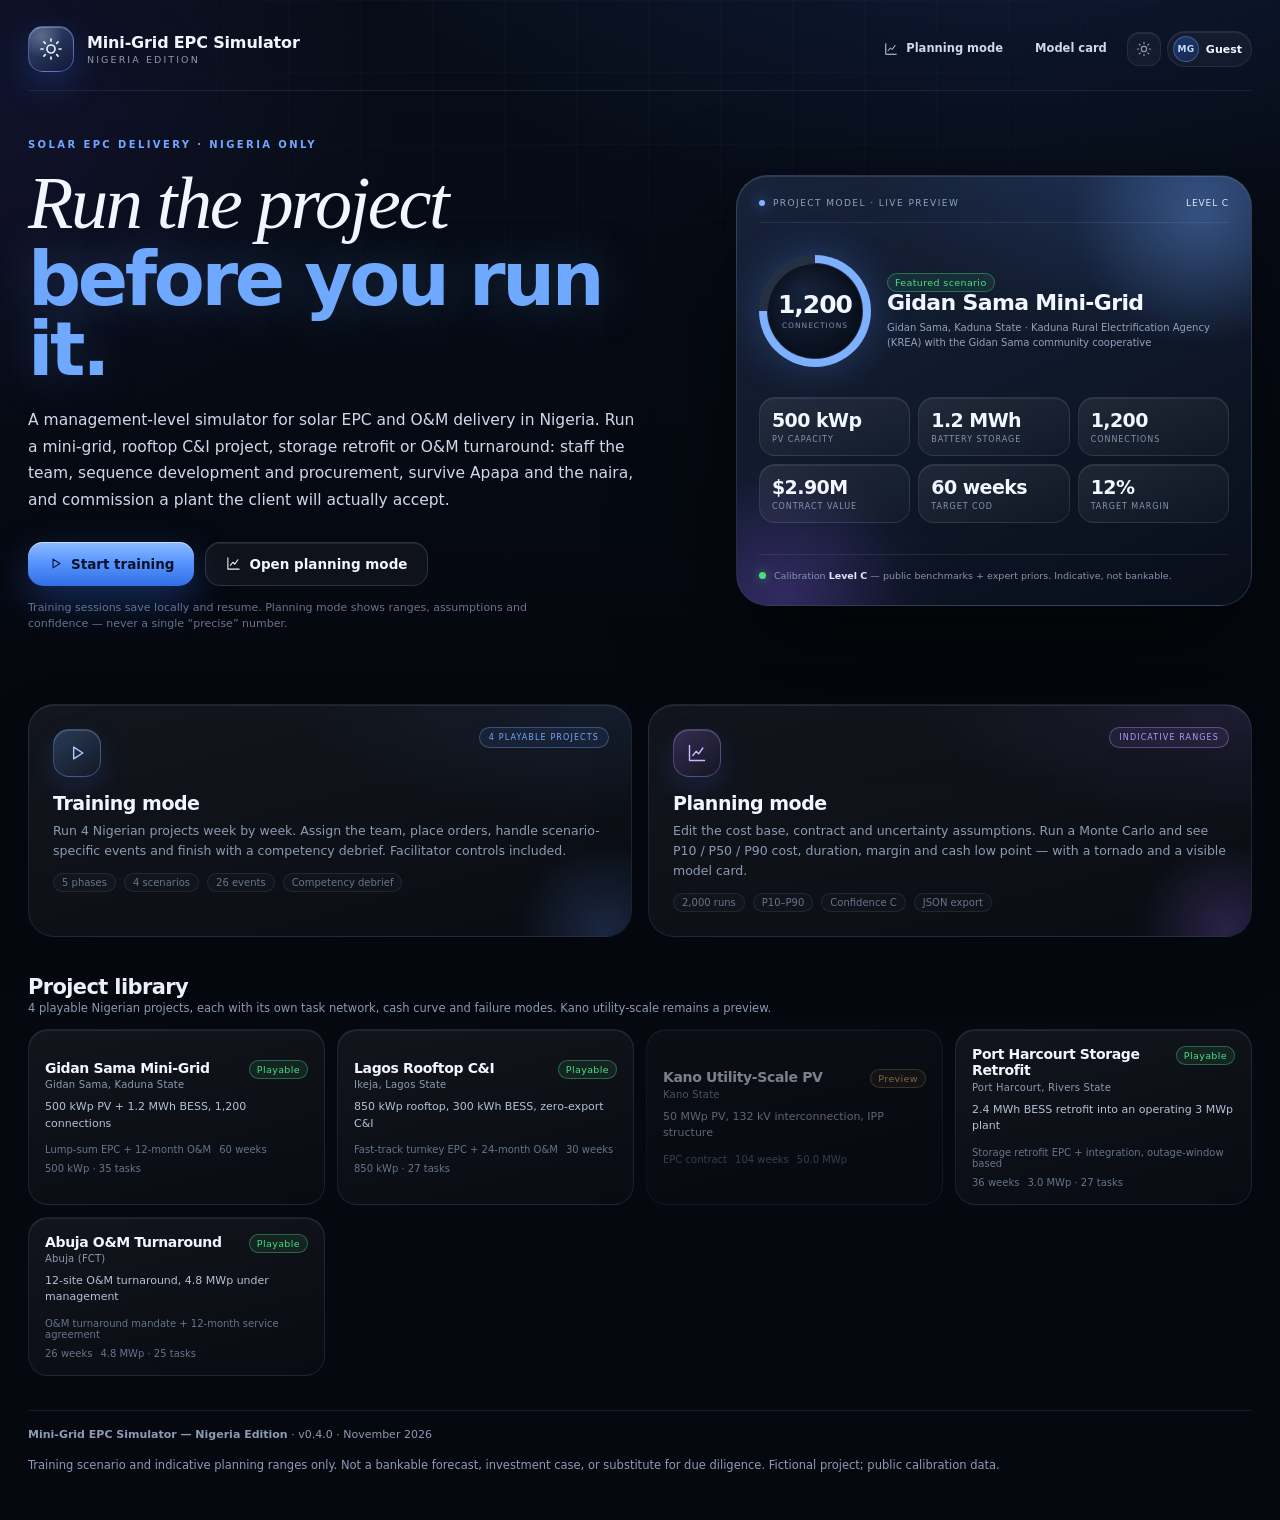
<file: index.html>
<!doctype html>
<html lang="en">
<head>
<meta charset="utf-8">
<meta name="viewport" content="width=device-width, initial-scale=1">
<title>Mini-Grid EPC Simulator — Nigeria Edition</title>
<meta name="description" content="Solar mini-grid EPC delivery simulator for Nigeria. Training, operations and planning modes.">
<meta name="theme-color" content="#05080f">
<script>
  /* Apply the stored theme before first paint so light mode does not flash dark. */
  (function () {
    try {
      var p = JSON.parse(localStorage.getItem("mg_epc_prefs_v1") || "{}");
      var choice = p.theme || "dark";
      var theme = choice === "system"
        ? (window.matchMedia && window.matchMedia("(prefers-color-scheme: light)").matches ? "light" : "dark")
        : choice;
      document.documentElement.setAttribute("data-theme", theme === "light" ? "light" : "dark");
      document.documentElement.setAttribute("data-theme-choice", choice);
    } catch (err) {
      document.documentElement.setAttribute("data-theme", "dark");
    }
  })();
</script>
<link rel="stylesheet" href="css/theme.css">
<link rel="stylesheet" href="css/app.css">
<link rel="stylesheet" href="css/game.css">
<link rel="stylesheet" href="css/planning.css">
<link rel="stylesheet" href="css/report.css">
<link rel="stylesheet" href="css/spatial.css">
</head>
<body>
<div id="app">
  <section id="screen-landing" class="screen"></section>
  <section id="screen-setup" class="screen hidden"></section>
  <section id="screen-game" class="screen hidden"></section>
  <section id="screen-planning" class="screen hidden"></section>
  <section id="screen-settings" class="screen hidden"></section>
</div>
<div id="modal-root"></div>
<div id="toast" class="toast hidden"></div>
<noscript><div style="padding:24px;font-family:system-ui">This simulator needs JavaScript enabled. It runs entirely in your browser and works offline.</div></noscript>

<script src="js/content.js"></script>
<script src="js/content-tasks.js"></script>
<script src="js/content-tasks-construction.js"></script>
<script src="js/content-events.js"></script>
<script src="js/content-events-scenarios.js"></script>
<script src="js/content-competencies.js"></script>
<script src="js/content-scenarios.js"></script>
<script src="js/content-data.js"></script>
<script src="js/content-nigeria.js"></script>
<script src="js/prefs.js"></script>
<script src="js/engine.js"></script>
<script src="js/engine-report.js"></script>
<script src="js/planning.js"></script>
<script src="js/export.js"></script>
<script src="js/ui.js"></script>
<script src="js/ui-game.js"></script>
<script src="js/ui-planning.js"></script>
<script src="js/ui-settings.js"></script>
<script src="js/main.js"></script>
</body>
</html>
</file>
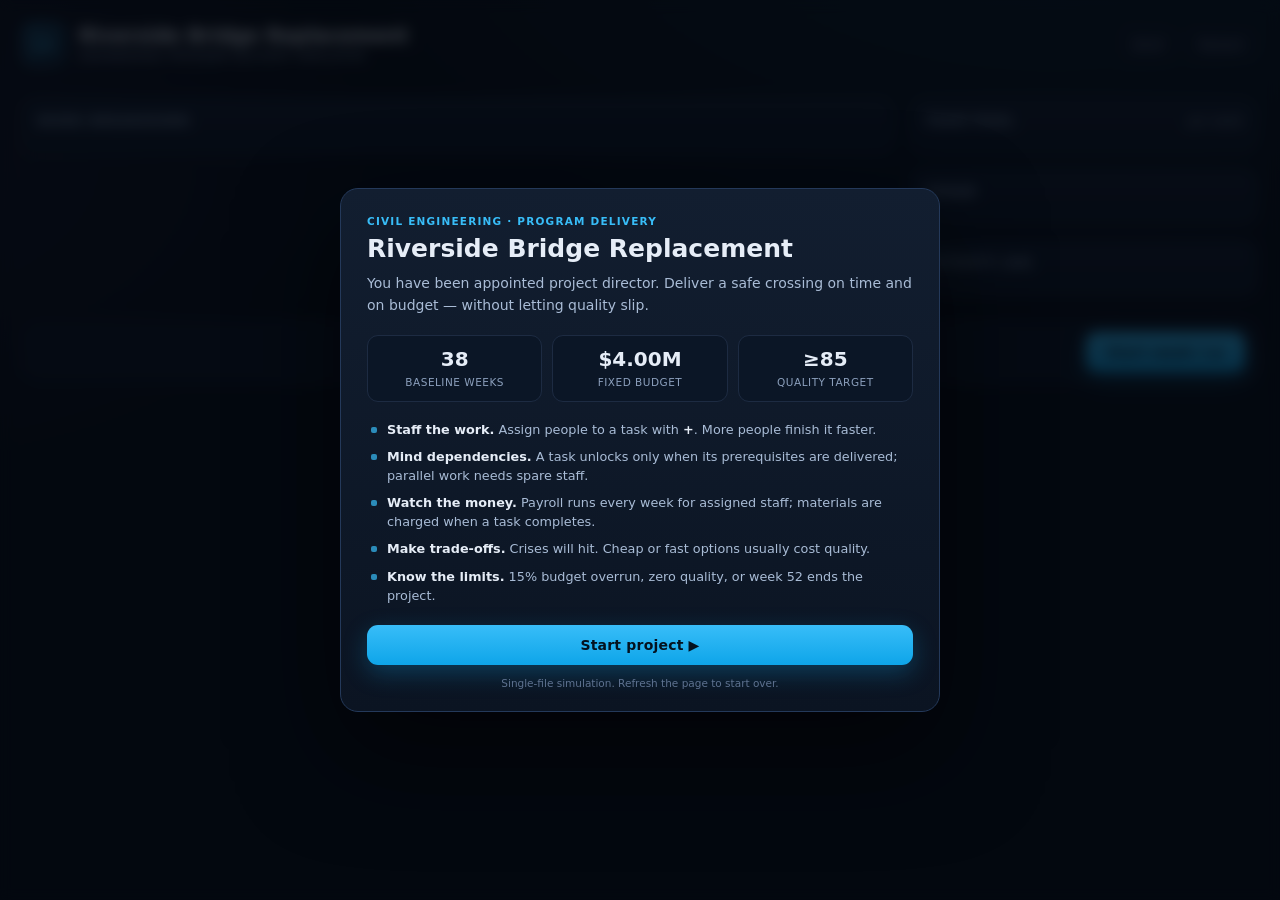
<file: archive/engineering-project-sim.html>
<!doctype html>
<html lang="en">
<head>
<meta charset="utf-8">
<meta name="viewport" content="width=device-width, initial-scale=1">
<title>Riverside Bridge Replacement — Project Delivery Simulator</title>
<style>
  :root{
    --bg:#070c15;
    --panel:#0e1726;
    --panel-2:#111c2e;
    --line:#1d2b42;
    --line-soft:#16233a;
    --text:#e6edf7;
    --muted:#8ca0bd;
    --accent:#38bdf8;
    --accent-deep:#0ea5e9;
    --good:#34d399;
    --warn:#fbbf24;
    --bad:#f87171;
    --violet:#a78bfa;
    --radius:14px;
  }
  *{box-sizing:border-box}
  html,body{margin:0;min-height:100%}
  body{
    background:
      radial-gradient(1200px 620px at 82% -12%, rgba(56,189,248,.11), transparent 62%),
      radial-gradient(900px 520px at -12% 18%, rgba(167,139,250,.08), transparent 60%),
      var(--bg);
    color:var(--text);
    font-family: ui-sans-serif, system-ui, -apple-system, "Segoe UI", Roboto, sans-serif;
    font-variant-numeric: tabular-nums;
    -webkit-font-smoothing:antialiased;
  }
  button{font:inherit}
  .app{max-width:1440px;margin:0 auto;padding:22px 22px 34px}
  .muted{color:var(--muted);font-size:12px}

  /* ---------- header ---------- */
  header{display:flex;flex-wrap:wrap;gap:16px;align-items:center;justify-content:space-between;margin-bottom:16px}
  .brand{display:flex;gap:13px;align-items:center;min-width:0}
  .logo{
    width:44px;height:44px;flex:none;border-radius:13px;display:grid;place-items:center;
    background:linear-gradient(140deg, rgba(56,189,248,.28), rgba(14,165,233,.04));
    border:1px solid rgba(56,189,248,.38);color:var(--accent);
    box-shadow:0 0 24px rgba(56,189,248,.16) inset;
  }
  .brand h1{font-size:19px;margin:0;letter-spacing:.2px;line-height:1.15}
  .brand .sub{margin:3px 0 0;font-size:11.5px;color:var(--muted);letter-spacing:.4px;text-transform:uppercase}
  .header-actions{display:flex;gap:8px}
  .ghost{
    background:#0d1726;border:1px solid var(--line);color:var(--muted);
    padding:8px 13px;border-radius:9px;cursor:pointer;font-size:12.5px;transition:.15s;
  }
  .ghost:hover{color:var(--text);border-color:#2a4a70;background:#101d30}

  /* ---------- stats ---------- */
  .stats{display:flex;flex-wrap:wrap;gap:10px;margin-bottom:16px}
  .stat{
    flex:1 1 150px;min-width:140px;background:linear-gradient(180deg,var(--panel-2),var(--panel));
    border:1px solid var(--line);border-radius:12px;padding:11px 14px 12px;
  }
  .stat.wide{flex:1.6 1 220px}
  .stat-label{font-size:10.5px;text-transform:uppercase;letter-spacing:.7px;color:var(--muted);display:flex;justify-content:space-between;gap:8px}
  .stat-value{font-size:22px;font-weight:700;letter-spacing:.2px;margin-top:4px;display:flex;align-items:baseline;gap:7px}
  .stat-sub{font-size:11.5px;color:var(--muted);font-weight:400;letter-spacing:0}
  .stat .bad{color:var(--bad);font-size:10.5px;text-transform:none;letter-spacing:0}
  .stat .ok{color:var(--good);font-size:10.5px;text-transform:none;letter-spacing:0}
  .stat .bar{margin-top:8px;height:5px}
  .bar{height:6px;background:#08101c;border-radius:99px;overflow:hidden;border:1px solid var(--line-soft)}
  .bar .fill{height:100%;background:linear-gradient(90deg,var(--accent-deep),var(--accent));border-radius:99px;transition:width .45s ease}
  .bar.quality .fill{background:linear-gradient(90deg,#10b981,var(--good))}
  .bar.over .fill{background:linear-gradient(90deg,#f59e0b,var(--bad))}

  /* ---------- layout ---------- */
  main{display:grid;grid-template-columns:minmax(0,1fr) 348px;gap:16px;align-items:start}
  aside{display:flex;flex-direction:column;gap:14px}
  .panel{
    background:linear-gradient(180deg,var(--panel-2),var(--panel));
    border:1px solid var(--line);border-radius:var(--radius);padding:14px;
  }
  .panel-head{display:flex;align-items:baseline;justify-content:space-between;gap:10px;margin-bottom:12px}
  .panel-head h2{font-size:12.5px;text-transform:uppercase;letter-spacing:.9px;color:var(--muted);margin:0;font-weight:600}
  .board{display:grid;grid-template-columns:repeat(auto-fill,minmax(272px,1fr));gap:12px;align-items:start}
  .phase{min-width:0}
  .phase-title{
    display:flex;justify-content:space-between;align-items:center;
    font-size:11px;text-transform:uppercase;letter-spacing:.8px;color:var(--accent);
    margin:2px 0 8px;font-weight:600;
  }
  .phase-title span{color:var(--muted);font-weight:400;letter-spacing:0}

  /* ---------- task cards ---------- */
  .task{
    position:relative;background:var(--panel);border:1px solid var(--line);border-radius:12px;
    padding:12px 13px 11px 15px;margin-bottom:9px;overflow:hidden;
    transition:border-color .15s, background .15s;
  }
  .task::before{content:"";position:absolute;left:0;top:0;bottom:0;width:3px;background:var(--line)}
  .task.active::before{background:var(--accent);box-shadow:0 0 14px rgba(56,189,248,.5)}
  .task.ready::before{background:var(--violet)}
  .task.done::before{background:var(--good)}
  .task.locked{opacity:.55}
  .task.done{opacity:.82}
  .task:hover{border-color:#27405f}
  .task-top{display:flex;align-items:center;gap:7px}
  .task-top h4{font-size:13.5px;margin:0;font-weight:600;line-height:1.3;flex:1}
  .dot{width:7px;height:7px;border-radius:50%;background:var(--line);flex:none}
  .task.active .dot{background:var(--accent);animation:pulse 1.6s infinite}
  .task.ready .dot{background:var(--violet)}
  .task.done .dot{background:var(--good)}
  @keyframes pulse{0%,100%{box-shadow:0 0 0 0 rgba(56,189,248,.5)}50%{box-shadow:0 0 0 5px rgba(56,189,248,0)}}
  .badge{font-size:9.5px;letter-spacing:.7px;padding:3px 7px;border-radius:999px;border:1px solid var(--line);color:var(--muted);flex:none;font-weight:600}
  .badge.active{color:#bae6fd;border-color:rgba(56,189,248,.45);background:rgba(56,189,248,.1)}
  .badge.ready{color:#ddd6fe;border-color:rgba(167,139,250,.45);background:rgba(167,139,250,.1)}
  .badge.done{color:#bbf7d0;border-color:rgba(52,211,153,.45);background:rgba(52,211,153,.1)}
  .desc{font-size:11.5px;line-height:1.45;color:#7d90ac;margin:7px 0 6px}
  .task-meta{font-size:11px;color:var(--muted);margin-bottom:9px}
  .task-meta .mat{color:#fcd34d}
  .progress-text{font-size:10.5px;color:var(--muted);margin-top:5px}
  .task-foot{display:flex;align-items:center;justify-content:space-between;gap:8px;margin-top:9px;min-height:32px}
  .stepper{display:flex;align-items:center;gap:2px;background:#08101c;border:1px solid var(--line-soft);border-radius:9px;padding:2px}
  .step{
    width:26px;height:26px;border:0;border-radius:7px;background:#16233a;color:var(--text);
    font-size:16px;line-height:1;cursor:pointer;transition:.12s;
  }
  .step:hover:not(:disabled){background:#1f3a5c}
  .step:active:not(:disabled){transform:scale(.92)}
  .step:disabled{opacity:.28;cursor:not-allowed}
  .count-wrap{min-width:56px;text-align:center;font-size:11px;color:var(--muted)}
  .count{font-weight:700;font-size:14px;color:var(--text)}
  .unit{margin-left:2px}
  .free{font-size:10.5px;color:var(--muted)}
  .deps{font-size:10.5px;color:var(--muted);line-height:1.4}
  .done-note{font-size:10.5px;color:var(--good)}
  .task.ready .free{color:var(--violet)}

  /* ---------- sidebar ---------- */
  .staff-row{display:flex;align-items:center;gap:9px;padding:7px 0;border-top:1px solid var(--line-soft);font-size:12px}
  .staff-row:first-child{border-top:0;padding-top:0}
  .staff-name{flex:1;color:#c6d4e8}
  .staff-cost{color:var(--muted);font-size:11px}
  .pips{display:flex;gap:3px}
  .pip{width:8px;height:8px;border-radius:50%;background:#1b2a41;border:1px solid #24395a;display:block}
  .pip.on{background:var(--accent);border-color:var(--accent);box-shadow:0 0 6px rgba(56,189,248,.55)}
  .chart{width:100%;height:92px;display:block;margin-bottom:4px}
  .chart-legend{display:flex;gap:14px;font-size:10.5px;color:var(--muted)}
  .sw{display:inline-block;width:12px;height:2px;vertical-align:middle;margin-right:5px}
  .sw-spend{background:var(--accent)}
  .sw-budget{background:var(--bad);opacity:.75;border-top:1px dashed var(--bad);height:0}
  .log{max-height:238px;overflow:auto;display:flex;flex-direction:column;gap:7px;padding-right:2px}
  .log-item{display:flex;gap:8px;font-size:12px;line-height:1.45;color:#9fb1cb;border-left:2px solid var(--line);padding-left:9px}
  .log-item .wk{flex:none;color:#61758f;font-size:10.5px;padding-top:1px}
  .log-item.good{color:#bbf7d0;border-color:var(--good)}
  .log-item.warn{color:#fde68a;border-color:var(--warn)}
  .log-item.info{color:#9fb1cb}
  .empty{font-size:12px;color:var(--muted)}

  /* ---------- advance bar ---------- */
  .advance-wrap{position:sticky;bottom:0;z-index:20;margin-top:14px;padding:10px 0 4px;background:linear-gradient(180deg,transparent,var(--bg) 55%)}
  .advance-inner{
    display:flex;align-items:center;justify-content:flex-end;gap:14px;
    background:rgba(13,23,38,.86);backdrop-filter:blur(10px);
    border:1px solid var(--line);border-radius:14px;padding:10px 12px 10px 16px;
  }
  .hint{flex:1;font-size:12px;color:var(--warn);line-height:1.4}
  .btn-main{
    background:linear-gradient(180deg,#38bdf8,#0ea5e9);color:#04121f;border:0;border-radius:11px;
    padding:12px 20px;font-weight:700;font-size:14px;cursor:pointer;letter-spacing:.2px;
    box-shadow:0 8px 24px rgba(14,165,233,.28);transition:.15s;white-space:nowrap;
  }
  .btn-main:hover:not(:disabled){transform:translateY(-1px);box-shadow:0 12px 28px rgba(14,165,233,.36)}
  .btn-main:active:not(:disabled){transform:translateY(0)}
  .btn-main:disabled{opacity:.45;cursor:not-allowed;box-shadow:none}

  /* ---------- overlays ---------- */
  .overlay{
    position:fixed;inset:0;z-index:50;display:grid;place-items:center;padding:20px;overflow:auto;
    background:rgba(3,7,14,.74);backdrop-filter:blur(7px);
  }
  .overlay.hidden{display:none}
  .dialog{
    width:min(600px,100%);background:linear-gradient(180deg,#121e30,#0b1422);
    border:1px solid #24395a;border-radius:18px;padding:26px 26px 22px;
    box-shadow:0 40px 100px rgba(0,0,0,.55);animation:pop .2s ease;
  }
  @keyframes pop{from{transform:translateY(10px) scale(.985);opacity:0}}
  .kicker{font-size:10.5px;letter-spacing:1.2px;text-transform:uppercase;color:var(--accent);margin:0 0 8px;font-weight:600}
  .dialog h1{font-size:25px;margin:0 0 8px;line-height:1.15}
  .dialog h2{font-size:20px;margin:0 0 8px;line-height:1.2}
  .lede{color:#a9bcd6;font-size:14px;line-height:1.6;margin:0 0 18px}
  .targets{display:grid;grid-template-columns:repeat(3,1fr);gap:10px;margin-bottom:18px}
  .targets div{background:#0b1626;border:1px solid var(--line);border-radius:11px;padding:11px 12px;text-align:center}
  .targets b{display:block;font-size:20px;color:var(--text)}
  .targets span{font-size:10.5px;color:var(--muted);text-transform:uppercase;letter-spacing:.5px}
  .rules{margin:0 0 20px;padding:0;list-style:none;display:flex;flex-direction:column;gap:8px}
  .rules li{font-size:12.8px;line-height:1.5;color:#a9bcd6;padding-left:20px;position:relative}
  .rules li::before{content:"";position:absolute;left:4px;top:7px;width:6px;height:6px;border-radius:2px;background:var(--accent);opacity:.7}
  .rules b{color:var(--text);font-weight:600}
  .fineprint{font-size:10.5px;color:#5e7290;text-align:center;margin:12px 0 0}
  .intro .btn-main{width:100%}

  /* event dialog */
  .event .event-text{font-size:13.5px;line-height:1.6;color:#a9bcd6;margin:0 0 18px}
  .choices{display:flex;flex-direction:column;gap:9px}
  .choice{
    width:100%;text-align:left;background:#0d1929;border:1px solid var(--line);border-radius:12px;
    padding:12px 14px;color:var(--text);cursor:pointer;display:flex;flex-direction:column;gap:6px;
    transition:.15s;
  }
  .choice:hover{border-color:var(--accent);background:#122238;transform:translateY(-1px)}
  .choice b{font-size:13px;font-weight:600}
  .fx{display:flex;gap:6px;flex-wrap:wrap}
  .chip{font-size:10.5px;padding:2px 8px;border-radius:999px;background:#152238;color:var(--muted);border:1px solid #22344f}
  .chip.cost{color:#fca5a5;border-color:rgba(248,113,113,.35)}
  .chip.save{color:#86efac;border-color:rgba(52,211,153,.35)}
  .chip.time{color:#fcd34d;border-color:rgba(251,191,36,.35)}
  .chip.q{color:#a5b4fc;border-color:rgba(167,139,250,.35)}

  /* end screen */
  .end{text-align:center}
  .end .kicker{color:var(--muted)}
  .grade{
    width:92px;height:92px;border-radius:50%;display:grid;place-items:center;
    font-size:40px;font-weight:800;margin:16px auto 12px;border:2px solid var(--line);
  }
  .grade-s{color:#fbbf24;border-color:#fbbf24;box-shadow:0 0 40px rgba(251,191,36,.25)}
  .grade-a{color:var(--good);border-color:var(--good);box-shadow:0 0 32px rgba(52,211,153,.2)}
  .grade-b{color:var(--accent);border-color:var(--accent)}
  .grade-c{color:var(--warn);border-color:var(--warn)}
  .grade-d,.grade-f{color:var(--bad);border-color:var(--bad);box-shadow:0 0 30px rgba(248,113,113,.18)}
  .verdict{font-size:13.5px;line-height:1.6;color:#a9bcd6;margin:0 0 18px}
  .score-grid{display:grid;grid-template-columns:repeat(3,1fr);gap:10px;margin-bottom:14px;text-align:left}
  .metric{background:#0b1626;border:1px solid var(--line);border-radius:10px;padding:10px}
  .metric-label{font-size:10px;text-transform:uppercase;letter-spacing:.6px;color:var(--muted)}
  .metric-value{font-size:15px;font-weight:700;margin:3px 0 7px}
  .metric .bar{height:4px}
  .metric-score{font-size:10px;color:var(--muted);margin-top:4px}
  .total{font-size:13px;color:#a9bcd6;margin-bottom:6px}
  .total b{font-size:20px;color:var(--text)}
  .reason{font-size:11.5px;color:var(--muted);margin:0 0 18px}
  .end .btn-main{width:100%}

  /* ---------- responsive ---------- */
  @media (max-width:1050px){
    main{grid-template-columns:1fr}
    aside{display:grid;grid-template-columns:1fr 1fr}
    aside .panel:last-child{grid-column:1 / -1}
  }
  @media (max-width:680px){
    .app{padding:14px 12px 26px}
    aside{grid-template-columns:1fr}
    .stats .stat{min-width:0;flex:1 1 calc(50% - 10px)}
    .advance-inner{flex-direction:column;align-items:stretch}
    .hint{text-align:center}
    .btn-main{width:100%}
    .dialog{padding:20px}
    .score-grid{grid-template-columns:1fr}
    .targets{grid-template-columns:1fr 1fr 1fr}
    .targets b{font-size:16px}
  }

</style>
</head>
<body>
<div class="app">
  <header>
    <div class="brand">
      <div class="logo">
        <svg viewBox="0 0 24 24" width="24" height="24" fill="none" stroke="currentColor" stroke-width="1.6" stroke-linecap="round">
          <path d="M2 17h20M4 17v-4a8 8 0 0 1 16 0v4M8 17v-3M12 17v-4M16 17v-3"/>
        </svg>
      </div>
      <div>
        <h1>Riverside Bridge Replacement</h1>
        <p class="sub">Engineering Program Delivery Simulator</p>
      </div>
    </div>
    <div class="header-actions">
      <button class="ghost" id="briefBtn" type="button">Brief</button>
      <button class="ghost" id="restartBtn" type="button">Restart</button>
    </div>
  </header>

  <div id="stats" class="stats"></div>

  <main>
    <div class="board-wrap panel">
      <div class="panel-head">
        <h2>Work breakdown</h2>
        <span class="muted" id="taskSummary"></span>
      </div>
      <div id="board" class="board"></div>
    </div>

    <aside>
      <div class="panel">
        <div class="panel-head"><h2>Team pool</h2><span class="muted">per week</span></div>
        <div id="staff"></div>
      </div>
      <div class="panel">
        <div class="panel-head"><h2>Spend</h2><span class="muted" id="spendLabel"></span></div>
        <div id="chart"></div>
      </div>
      <div class="panel">
        <div class="panel-head"><h2>Activity log</h2></div>
        <div id="log" class="log"></div>
      </div>
    </aside>
  </main>

  <div class="advance-wrap">
    <div class="advance-inner">
      <div id="hint" class="hint"></div>
      <button id="advance" class="btn-main" type="button">Start week 1 &#9654;</button>
    </div>
  </div>
</div>

<div class="overlay" id="intro">
  <div class="dialog intro">
    <p class="kicker">Civil Engineering &middot; Program Delivery</p>
    <h1>Riverside Bridge Replacement</h1>
    <p class="lede">You have been appointed project director. Deliver a safe crossing on time and on budget &mdash; without letting quality slip.</p>
    <div class="targets">
      <div><b>38</b><span>baseline weeks</span></div>
      <div><b>$4.00M</b><span>fixed budget</span></div>
      <div><b>&ge;85</b><span>quality target</span></div>
    </div>
    <ul class="rules">
      <li><b>Staff the work.</b> Assign people to a task with <b>+</b>. More people finish it faster.</li>
      <li><b>Mind dependencies.</b> A task unlocks only when its prerequisites are delivered; parallel work needs spare staff.</li>
      <li><b>Watch the money.</b> Payroll runs every week for assigned staff; materials are charged when a task completes.</li>
      <li><b>Make trade-offs.</b> Crises will hit. Cheap or fast options usually cost quality.</li>
      <li><b>Know the limits.</b> 15% budget overrun, zero quality, or week 52 ends the project.</li>
    </ul>
    <button id="startBtn" class="btn-main" type="button">Start project &#9654;</button>
    <p class="fineprint">Single-file simulation. Refresh the page to start over.</p>
  </div>
</div>

<div class="overlay hidden" id="event"></div>
<div class="overlay hidden" id="end"></div>

<script>
'use strict';

/* ============================================================
   Riverside Bridge Replacement — project delivery simulation
   ============================================================ */

const BUDGET = 4000000;
const BASELINE_WEEKS = 38;
const HARD_LIMIT = 52;
const QUALITY_TARGET = 85;
const INFLATION = 1.15;          // overrun tolerance before funding is pulled
const EVENT_CHANCE = 0.16;

const ROLES = {
  struct:  { name: 'Structural Engineer', short: 'eng',   cost: 4200, prod: 1.0, pool: 2 },
  analyst: { name: 'Load Analyst',        short: 'anlst', cost: 4600, prod: 1.1, pool: 1 },
  qa:      { name: 'QA / Inspector',      short: 'QA',    cost: 3600, prod: 0.9, pool: 1 },
  crew:    { name: 'Construction Crew',   short: 'crew',  cost: 2600, prod: 0.8, pool: 4 },
  pm:      { name: 'PM / Procurement',    short: 'PM',    cost: 5000, prod: 0.7, pool: 2 }
};

const TASKS = [
  { id:'survey',    name:'Site Survey & Geotech',      role:'struct',  effort:3,  deps:[],                    phase:'Design',   mat:80000,   desc:'Topographic survey, soil borings and a flood study for the new crossing.' },
  { id:'loads',     name:'Load & Requirements Analysis', role:'analyst', effort:4,  deps:['survey'],            phase:'Design',   mat:0,       desc:'Traffic loads, wind, seismic and the client\u2019s design brief.' },
  { id:'concept',   name:'Concept Design',             role:'struct',  effort:5,  deps:['loads'],             phase:'Design',   mat:0,       desc:'Options study and selection of the preferred bridge form.' },
  { id:'detail',    name:'Detailed Design & Drawings', role:'struct',  effort:6,  deps:['concept'],           phase:'Design',   mat:0,       desc:'Member sizing, reinforcement, bearings and construction drawings.' },
  { id:'review',    name:'Design Review / QA',         role:'qa',      effort:2,  deps:['detail'],            phase:'Design',   mat:0,       desc:'Independent check of the design before it is issued for construction.' },
  { id:'permit',    name:'Permitting & Approvals',     role:'pm',      effort:3,  deps:['review'],            phase:'Admin',    mat:60000,   desc:'Council approvals, environmental consents and the road closure order.' },
  { id:'procure',   name:'Procurement',                role:'pm',      effort:2,  deps:['review'],            phase:'Admin',    mat:1200000, desc:'Order structural steel, bearings and precast concrete sections.' },
  { id:'found',     name:'Foundation Construction',    role:'crew',    effort:8,  deps:['permit','procure'],  phase:'Build',    mat:400000,  desc:'Piling, pile caps and abutments on both banks.' },
  { id:'pier',      name:'Pier Construction',          role:'crew',    effort:10, deps:['found'],             phase:'Build',    mat:350000,  desc:'Reinforced concrete piers rising from the riverbed.' },
  { id:'fabricate', name:'Deck Fabrication',           role:'crew',    effort:8,  deps:['procure'],           phase:'Build',    mat:900000,  desc:'Off-site fabrication of the steel deck sections.' },
  { id:'install',   name:'Deck Installation',          role:'crew',    effort:6,  deps:['pier','fabricate'],  phase:'Build',    mat:150000,  desc:'Crane the deck sections into place and fix the bearings.' },
  { id:'test',      name:'Load Testing & Inspection',  role:'qa',      effort:2,  deps:['install'],           phase:'Closeout', mat:50000,   desc:'Static and dynamic load testing, plus the final safety inspection.' },
  { id:'handover',  name:'Handover & Closeout',        role:'pm',      effort:2,  deps:['test'],              phase:'Closeout', mat:0,       desc:'As-built records, snag list, road reopening and client handover.' }
];

const PHASES = [
  { key:'Design',   label:'1 \u00b7 Design' },
  { key:'Admin',    label:'2 \u00b7 Permits & Procurement' },
  { key:'Build',    label:'3 \u00b7 Construction' },
  { key:'Closeout', label:'4 \u00b7 Testing & Closeout' }
];

const EVENTS = [
  {
    id:'geotech', when: w => w >= 2 && w <= 12,
    title:'Geotech surprise',
    text:'The soil borings reveal a pocket of soft clay under the south abutment. The foundation design assumed competent rock.',
    choices:[
      { label:'Deepen the foundation to rock', cost:260000, weeks:2, quality:4 },
      { label:'Redesign the abutment',         cost:120000, weeks:1, quality:-6 },
      { label:'Proceed and monitor settlement', cost:0,      weeks:0, quality:-15 }
    ]
  },
  {
    id:'council', when: w => w >= 5 && w <= 18,
    title:'Council design review',
    text:'The council\u2019s design panel asks for extra pedestrian access and lighting before it will approve the scheme.',
    choices:[
      { label:'Comply fully',            cost:80000, weeks:3, quality:5 },
      { label:'Negotiate a reduced scope', cost:30000, weeks:1, quality:0 },
      { label:'Appeal the request',      cost:0,     weeks:0, quality:-6 }
    ]
  },
  {
    id:'steel', when: w => w >= 12 && w <= 26,
    title:'Steel mill backlog',
    text:'The mill reports a backlog. The critical girders will miss their delivery window.',
    choices:[
      { label:'Air-freight the girders',  cost:180000, weeks:0, quality:0 },
      { label:'Accept a two-week delay',  cost:0,      weeks:2, quality:0 },
      { label:'Buy from an alternate mill', cost:90000, weeks:0, quality:-8 }
    ]
  },
  {
    id:'value', when: w => w >= 8,
    title:'Value-engineering proposal',
    text:'A supplier proposes a cheaper bearing detail. It saves real money but deviates from the specification.',
    choices:[
      { label:'Adopt the cheaper detail', cost:-150000, weeks:0, quality:-10 },
      { label:'Decline and keep the spec', cost:0,     weeks:0, quality:0 }
    ]
  },
  {
    id:'labor', when: w => w >= 14,
    title:'Welders poached',
    text:'Two certified welders have been poached by a rival contractor mid-project.',
    choices:[
      { label:'Match the pay rise',          cost:90000,  weeks:0, quality:2 },
      { label:'Hire subcontractors',         cost:140000, weeks:0, quality:-4 },
      { label:'Stretch the existing crew',   cost:0,      weeks:2, quality:-6 }
    ]
  },
  {
    id:'weather', when: w => w >= 18,
    title:'Storm front',
    text:'A storm front is forecast to sit over the site for several days. Lifting operations are unsafe in high winds.',
    choices:[
      { label:'Demobilise and wait it out', cost:0,     weeks:1, quality:0 },
      { label:'Erect weather shielding',    cost:70000, weeks:0, quality:0 },
      { label:'Push through the weather',   cost:0,     weeks:0, quality:-7 }
    ]
  },
  {
    id:'crane', when: w => w >= 18,
    title:'Crane gearbox failure',
    text:'The main crane\u2019s gearbox fails during a lift. The deck sections are too heavy for the site\u2019s spare rig.',
    choices:[
      { label:'Rent a replacement crane',   cost:120000, weeks:0, quality:0 },
      { label:'Wait for the repair',        cost:0,      weeks:1, quality:0 },
      { label:'Improvise with a smaller rig', cost:25000, weeks:0, quality:-10 }
    ]
  },
  {
    id:'safety', when: w => w >= 16,
    title:'Safety audit findings',
    text:'An audit finds incomplete fall protection on the pier forms. Work at height is exposed.',
    choices:[
      { label:'Full stop, retrain and fix', cost:60000, weeks:1, quality:6 },
      { label:'Fix on the fly',             cost:25000, weeks:0, quality:-8 }
    ]
  },
  {
    id:'client', when: w => w >= 20,
    title:'Late client change',
    text:'The client now wants a wider shared-use path across the deck \u2014 a change after design freeze.',
    choices:[
      { label:'Implement the change',     cost:150000, weeks:2, quality:3 },
      { label:'Negotiate a change order', cost:60000,  weeks:1, quality:0 },
      { label:'Refuse the change',        cost:0,      weeks:0, quality:-5 }
    ]
  },
  {
    id:'flood', when: w => w >= 22,
    title:'Flash flood',
    text:'A flash flood inundates the west approach overnight. Silt and debris cover the new works.',
    choices:[
      { label:'Pump out and inspect', cost:50000, weeks:1, quality:1 },
      { label:'Resume immediately',   cost:0,     weeks:0, quality:-8 }
    ]
  },
  {
    id:'concrete', when: w => w >= 24,
    title:'Concrete test failure',
    text:'Cylinder tests on the latest pier pour fall below the specified strength.',
    choices:[
      { label:'Re-pour the affected section', cost:110000, weeks:2, quality:4 },
      { label:'Core-test and accept',         cost:30000,  weeks:0, quality:-7 }
    ]
  }
];

let S = null;
let modalOpen = false;
let activeEvent = null;

const $ = sel => document.querySelector(sel);
const clamp = (v, min, max) => Math.max(min, Math.min(max, v));
const getTask = id => S.tasks.find(t => t.id === id);

function money(n) {
  const abs = Math.abs(n);
  const sign = n < 0 ? '\u2212' : '';
  if (abs >= 1e6) return sign + '$' + (abs / 1e6).toFixed(2) + 'M';
  if (abs >= 1e4) return sign + '$' + Math.round(abs / 1000) + 'k';
  return sign + '$' + Math.round(abs);
}

function log(type, msg) {
  S.log.push({ week: S.week, type, msg });
}

/* ---------------- state ---------------- */

function init() {
  S = {
    week: 0,
    spent: 0,
    quality: 100,
    freeze: 0,
    over: false,
    started: false,
    log: [],
    history: [{ week: 0, spent: 0, quality: 100 }],
    eventUsed: new Set(),
    tasks: TASKS.map(t => ({ ...t, progress: 0, crew: 0, status: 'locked', doneWeek: null, announced: false }))
  };
  modalOpen = false;
  activeEvent = null;
  $('#event').classList.add('hidden');
  $('#end').classList.add('hidden');
  refreshStatuses();
  S.tasks.forEach(t => { t.announced = t.status === 'ready'; });
  log('info', 'Project mobilised. Baseline 38 weeks, $4.00M budget, quality target 85.');
  render();
  $('#intro').classList.remove('hidden');
}

function refreshStatuses() {
  for (const t of S.tasks) {
    if (t.doneWeek != null) { t.status = 'done'; t.crew = 0; continue; }
    const depsDone = t.deps.every(id => getTask(id).doneWeek != null);
    t.status = !depsDone ? 'locked' : (t.crew > 0 ? 'active' : 'ready');
  }
}

function announceUnlocks() {
  for (const t of S.tasks) {
    if (t.status === 'ready' && !t.announced) {
      t.announced = true;
      log('info', 'Unlocked: ' + t.name + '.');
    }
  }
}

/* ---------------- rendering ---------------- */

function render() {
  renderHeader();
  renderBoard();
  renderStaff();
  renderChart();
  renderLog();
  renderFooter();
}

function renderHeader() {
  const pct = S.spent / BUDGET * 100;
  const remaining = BUDGET - S.spent;
  const over = remaining < 0;
  const done = S.tasks.filter(t => t.doneWeek != null).length;
  $('#stats').innerHTML =
    '<div class="stat">' +
      '<div class="stat-label">Week</div>' +
      '<div class="stat-value">' + S.week + '<span class="stat-sub">/ ' + BASELINE_WEEKS + ' baseline</span></div>' +
    '</div>' +
    '<div class="stat wide">' +
      '<div class="stat-label"><span>Budget</span><span class="' + (over ? 'bad' : 'ok') + '">' +
        (over ? 'over by ' + money(-remaining) : money(remaining) + ' left') + '</span></div>' +
      '<div class="stat-value">' + money(S.spent) + '<span class="stat-sub">of ' + money(BUDGET) + '</span></div>' +
      '<div class="bar ' + (over ? 'over' : '') + '"><div class="fill" style="width:' + clamp(pct, 0, 100) + '%"></div></div>' +
    '</div>' +
    '<div class="stat wide">' +
      '<div class="stat-label"><span>Quality</span><span class="' + (S.quality < QUALITY_TARGET ? 'bad' : 'ok') + '">target \u2265 ' + QUALITY_TARGET + '</span></div>' +
      '<div class="stat-value">' + Math.round(S.quality) + '<span class="stat-sub">/ 100</span></div>' +
      '<div class="bar quality"><div class="fill" style="width:' + clamp(S.quality, 0, 100) + '%"></div></div>' +
    '</div>' +
    '<div class="stat">' +
      '<div class="stat-label">Deliverables</div>' +
      '<div class="stat-value">' + done + '<span class="stat-sub">/ ' + S.tasks.length + ' done</span></div>' +
    '</div>';
}

function renderBoard() {
  let html = '';
  for (const ph of PHASES) {
    const list = S.tasks.filter(t => t.phase === ph.key);
    const done = list.filter(t => t.doneWeek != null).length;
    html += '<section class="phase"><h3 class="phase-title"><span>' + ph.label + '</span><span>' + done + '/' + list.length + '</span></h3>';
    for (const t of list) html += taskCard(t);
    html += '</section>';
  }
  $('#board').innerHTML = html;
  const done = S.tasks.filter(t => t.doneWeek != null).length;
  $('#taskSummary').textContent = done + ' of ' + S.tasks.length + ' complete';
}

function taskCard(t) {
  const role = ROLES[t.role];
  const pct = clamp(t.progress / t.effort * 100, 0, 100);
  const otherUsed = S.tasks.filter(x => x.role === t.role && x.id !== t.id).reduce((a, x) => a + x.crew, 0);
  const free = role.pool - otherUsed;
  const editable = t.status !== 'locked' && t.status !== 'done';
  const canPlus = editable && t.crew < free;
  const canMinus = editable && t.crew > 0;
  const labels = { locked: 'LOCKED', ready: 'READY', active: 'ACTIVE', done: 'DONE' };

  let foot;
  if (t.status === 'locked') {
    foot = '<div class="deps">Requires: ' + t.deps.map(id => getTask(id).name).join(' + ') + '</div>';
  } else if (t.status === 'done') {
    foot = '<div class="done-note">Completed week ' + t.doneWeek + (t.mat ? ' \u00b7 ' + money(t.mat) + ' material' : '') + '</div>';
  } else {
    foot =
      '<div class="stepper">' +
        '<button class="step" type="button" data-act="minus" data-id="' + t.id + '" aria-label="Remove worker"' + (canMinus ? '' : ' disabled') + '>\u2212</button>' +
        '<div class="count-wrap"><span class="count">' + t.crew + '</span><span class="unit">' + role.short + '</span></div>' +
        '<button class="step" type="button" data-act="plus" data-id="' + t.id + '" aria-label="Add worker"' + (canPlus ? '' : ' disabled') + '>+</button>' +
      '</div>' +
      '<span class="free">' + Math.max(0, free - t.crew) + ' ' + role.short + ' free</span>';
  }

  return '<article class="task ' + t.status + '">' +
    '<div class="task-top"><span class="dot"></span><h4>' + t.name + '</h4><span class="badge ' + t.status + '">' + labels[t.status] + '</span></div>' +
    '<p class="desc">' + t.desc + '</p>' +
    '<div class="task-meta">' + role.name + ' \u00b7 ' + t.effort + ' pw' + (t.mat ? ' \u00b7 <span class="mat">' + money(t.mat) + '</span>' : '') + '</div>' +
    '<div class="bar"><div class="fill" style="width:' + pct + '%"></div></div>' +
    '<div class="progress-text">' + (t.status === 'done' ? '\u2713 delivered' : Math.min(t.progress, t.effort).toFixed(1) + ' / ' + t.effort + ' pw') + '</div>' +
    '<div class="task-foot">' + foot + '</div>' +
  '</article>';
}

/*__JS4__*/
</script>
</body>
</html>
</file>
<file: css/theme.css>
/* Colour tokens and light / dark themes. Loaded before the other stylesheets. */
:root{
  color-scheme:dark;
  --bg:#05080f;
  --bg-2:#070d18;
  --panel:rgba(19,28,46,.72);
  --panel-2:rgba(25,36,58,.66);
  --surface:rgba(16,24,40,.7);
  --surface-2:rgba(25,37,60,.62);
  --surface-3:rgba(255,255,255,.045);
  --surface-4:rgba(255,255,255,.028);
  --surface-5:rgba(255,255,255,.06);
  --well:rgba(4,8,16,.55);
  --hover:rgba(255,255,255,.055);
  --hover-strong:rgba(103,151,255,.15);
  --line:rgba(166,190,230,.11);
  --line-2:rgba(166,190,230,.19);
  --line-soft:rgba(166,190,230,.07);
  --text:#f2f6ff;
  --text-soft:#cfd9ec;
  --text-2:#b4c1d8;
  --text-3:#e2e9f7;
  --muted:#8c9bb5;
  --dim:#66748d;
  --green:#6fa8ff;
  --green-deep:#3b82f6;
  --green-ink:#050d1c;
  --ok:#4ade80;
  --amber:#f5c76b;
  --amber-deep:#e0a92f;
  --cyan:#69d5ff;
  --violet:#b197ff;
  --red:#fb7f8e;
  --radius:22px;
  --shadow:0 28px 80px rgba(0,0,0,.5);
  --body-glow-a:rgba(64,114,255,.16);
  --body-glow-b:rgba(120,80,255,.10);
  --topbar:rgba(6,10,19,.7);
  --rail-bg:linear-gradient(180deg,rgba(18,27,45,.72),rgba(8,13,24,.6));
  --rail-fade:rgba(6,10,19,.92);
  --rail-note:rgba(255,255,255,.035);
  --modal-head:rgba(14,21,36,.94);
  --backdrop:rgba(2,5,11,.72);
  --modal-grad-a:rgba(23,34,55,.96);
  --modal-grad-b:rgba(10,16,28,.98);
  --card-grad-a:rgba(24,35,57,.72);
  --card-grad-b:rgba(12,19,33,.7);
  --input:rgba(5,9,18,.55);
  --avatar-bg:#1c3a6e;
  --avatar-bg-2:#15294a;
  --avatar-text:#c5dcff;
  --chart-bg:rgba(4,8,16,.5);
  --scroll-thumb:#2b3c5a;
  --grid:rgba(170,195,235,.035);
  --highlight:rgba(255,255,255,.08);
  --track:rgba(255,255,255,.08);
  --font-sans:"Segoe UI Variable Text","Segoe UI",ui-sans-serif,system-ui,-apple-system,Roboto,sans-serif;
  --font-display:"Iowan Old Style","Palatino Linotype","Book Antiqua",Georgia,"Times New Roman",serif;
}

[data-theme="light"]{
  color-scheme:light;
  --bg:#f3f6fb;
  --bg-2:#eaf0f8;
  --panel:rgba(255,255,255,.74);
  --panel-2:rgba(255,255,255,.88);
  --surface:rgba(255,255,255,.7);
  --surface-2:rgba(255,255,255,.82);
  --surface-3:rgba(13,35,70,.04);
  --surface-4:rgba(13,35,70,.028);
  --surface-5:rgba(255,255,255,.78);
  --well:rgba(16,40,80,.06);
  --hover:rgba(37,99,235,.055);
  --hover-strong:rgba(37,99,235,.12);
  --line:rgba(16,38,74,.11);
  --line-2:rgba(16,38,74,.19);
  --line-soft:rgba(16,38,74,.07);
  --text:#0a1424;
  --text-soft:#33415a;
  --text-2:#43516a;
  --text-3:#233149;
  --muted:#5b6b85;
  --dim:#6d7a90;
  --green:#2f6fe4;
  --green-deep:#1d4ed8;
  --green-ink:#ffffff;
  --ok:#0f8a5f;
  --amber:#a86a00;
  --amber-deep:#8f5b00;
  --cyan:#087ea4;
  --violet:#6d4bd1;
  --red:#c73a4a;
  --shadow:0 24px 70px rgba(15,35,70,.12);
  --body-glow-a:rgba(47,111,228,.10);
  --body-glow-b:rgba(124,90,255,.07);
  --topbar:rgba(248,250,254,.78);
  --rail-bg:linear-gradient(180deg,rgba(255,255,255,.84),rgba(248,251,255,.66));
  --rail-fade:rgba(243,246,251,.94);
  --rail-note:rgba(255,255,255,.6);
  --modal-head:rgba(255,255,255,.96);
  --backdrop:rgba(12,24,45,.38);
  --modal-grad-a:rgba(255,255,255,.98);
  --modal-grad-b:rgba(246,249,254,.98);
  --card-grad-a:rgba(255,255,255,.86);
  --card-grad-b:rgba(250,252,255,.72);
  --input:rgba(255,255,255,.7);
  --avatar-bg:#d8e8ff;
  --avatar-bg-2:#e7f0ff;
  --avatar-text:#1958c7;
  --chart-bg:rgba(16,40,80,.05);
  --scroll-thumb:#c3d1e5;
  --grid:rgba(16,38,74,.05);
  --highlight:rgba(255,255,255,.9);
  --track:rgba(16,38,74,.12);
  --font-sans:"Segoe UI Variable Text","Segoe UI",ui-sans-serif,system-ui,-apple-system,Roboto,sans-serif;
  --font-display:"Iowan Old Style","Palatino Linotype","Book Antiqua",Georgia,"Times New Roman",serif;
}

html{background:var(--bg)}
body{transition:background-color .22s ease,color .22s ease}
</file>
<file: css/app.css>
*{box-sizing:border-box}
html,body{margin:0;min-height:100%}
body{
  background:
    radial-gradient(1100px 600px at 85% -10%, var(--body-glow-a), transparent 60%),
    radial-gradient(900px 500px at -10% 15%, var(--body-glow-b), transparent 55%),
    var(--bg);
  color:var(--text);
  font-family:ui-sans-serif,system-ui,-apple-system,"Segoe UI",Roboto,sans-serif;
  font-variant-numeric:tabular-nums;
  -webkit-font-smoothing:antialiased;
}
button{font:inherit;color:inherit}
a{color:var(--green)}
.hidden{display:none !important}
.screen{max-width:1500px;margin:0 auto;padding:22px 22px 40px;min-height:100vh}
.muted{color:var(--muted)}
.dim{color:var(--dim)}
.mono{font-family:ui-monospace,SFMono-Regular,Consolas,monospace}
.center{text-align:center}

/* ---------- typography ---------- */
h1,h2,h3,h4{margin:0;line-height:1.15}
h1{font-size:30px;letter-spacing:-.4px}
h2{font-size:22px}
h3{font-size:14px}
p{line-height:1.6}
.kicker{font-size:10.5px;letter-spacing:1.3px;text-transform:uppercase;color:var(--green);font-weight:700;margin:0 0 8px}
.lede{font-size:14px;color:var(--text-soft);line-height:1.65}
.small{font-size:11.5px;color:var(--muted);line-height:1.5}

/* ---------- buttons ---------- */
.btn{
  display:inline-flex;align-items:center;justify-content:center;gap:8px;
  border:1px solid var(--line-2);background:var(--surface-2);color:var(--text);
  padding:10px 16px;border-radius:10px;cursor:pointer;font-size:13px;font-weight:600;
  transition:transform .12s,border-color .15s,background .15s;text-decoration:none;
}
.btn:hover{border-color:var(--green);background:var(--hover);transform:translateY(-1px)}
.btn:active{transform:translateY(0)}
.btn.primary{background:linear-gradient(180deg,var(--green),var(--green-deep));color:var(--green-ink);border:0;box-shadow:0 10px 28px color-mix(in srgb,var(--green) 22%,transparent)}
.btn.primary:hover{background:linear-gradient(180deg,color-mix(in srgb,var(--green) 78%,white),var(--green));box-shadow:0 14px 34px color-mix(in srgb,var(--green) 30%,transparent)}
[data-theme="light"] .btn.primary{background:linear-gradient(180deg,#5c96f5,#2563eb);color:#fff;box-shadow:0 10px 24px rgba(37,99,235,.2)}
[data-theme="light"] .btn.primary:hover{background:linear-gradient(180deg,#6ea6ff,#1d4ed8)}
.btn.amber{background:linear-gradient(180deg,#fcd34d,#f59e0b);color:#1f1403;border:0;box-shadow:0 10px 26px rgba(245,158,11,.2)}
[data-theme="light"] .btn.amber{background:linear-gradient(180deg,#e7ac35,#b77900);color:#fff}
.btn.ghost{background:transparent;border-color:var(--line)}
.btn.small{padding:7px 11px;font-size:11.5px;border-radius:8px}
.btn:disabled{opacity:.4;cursor:not-allowed;transform:none;box-shadow:none}
.icon-btn{width:34px;height:34px;display:grid;place-items:center;border-radius:9px;border:1px solid var(--line);background:var(--surface);cursor:pointer;color:var(--muted);flex:none}
.icon-btn:hover{color:var(--text);border-color:var(--line-2);background:var(--hover)}

/* ---------- top nav ---------- */
.topbar{display:flex;align-items:center;justify-content:space-between;gap:16px;margin-bottom:22px;flex-wrap:wrap}
.brand{display:flex;align-items:center;gap:12px;min-width:0}
.logo{
  width:44px;height:44px;flex:none;border-radius:13px;display:grid;place-items:center;
  background:linear-gradient(145deg,color-mix(in srgb,var(--green) 26%,transparent),color-mix(in srgb,var(--green) 3%,transparent));
  border:1px solid color-mix(in srgb,var(--green) 40%,transparent);color:var(--green);
  box-shadow:0 0 26px color-mix(in srgb,var(--green) 12%,transparent) inset;
}
[data-theme="light"] .logo{background:linear-gradient(145deg,color-mix(in srgb,var(--green) 14%,transparent),color-mix(in srgb,var(--green) 2%,transparent));border-color:color-mix(in srgb,var(--green) 30%,transparent);box-shadow:none}
.brand-name{font-size:16px;font-weight:750;letter-spacing:.2px}
.brand-sub{font-size:10.5px;color:var(--muted);letter-spacing:1.1px;text-transform:uppercase;margin-top:2px}
.nav-actions{display:flex;gap:8px;align-items:center;flex-wrap:wrap}
.top-utility{display:flex;align-items:center;gap:6px}
.account-btn{
  display:inline-flex;align-items:center;gap:7px;border:1px solid var(--line);background:var(--surface);
  color:var(--text);padding:4px 9px 4px 5px;border-radius:999px;cursor:pointer;font-size:11px;font-weight:650;
}
.account-btn:hover{border-color:var(--line-2);background:var(--hover)}
.avatar-initials{
  width:26px;height:26px;border-radius:50%;display:grid;place-items:center;flex:none;
  background:var(--avatar-bg);color:var(--avatar-text);border:1px solid rgba(52,211,153,.24);
  font-size:9px;font-weight:800;letter-spacing:.2px;
}
.theme-btn{width:34px;height:34px;display:grid;place-items:center;border-radius:9px;border:1px solid var(--line);background:transparent;color:var(--muted);cursor:pointer;flex:none}
.theme-btn:hover{color:var(--text);border-color:var(--line-2);background:var(--hover)}

/* ---------- landing ---------- */
.hero{display:grid;grid-template-columns:1.25fr .75fr;gap:26px;align-items:stretch;margin:26px 0 34px}
.hero-copy{padding:18px 0}
.hero h1{font-size:clamp(34px,4.6vw,58px);letter-spacing:-1.6px;line-height:1.02;margin:8px 0 16px}
.hero h1 em{font-style:normal;color:var(--green)}
.hero .lede{max-width:600px;font-size:15.5px}
.hero-actions{display:flex;gap:10px;flex-wrap:wrap;margin-top:24px}
.hero-panel{
  background:linear-gradient(180deg,var(--panel-2),var(--panel));border:1px solid var(--line);
  border-radius:20px;padding:22px;display:flex;flex-direction:column;justify-content:space-between;gap:16px;
  box-shadow:var(--shadow);position:relative;overflow:hidden;
}
.hero-panel::before{
  content:"";position:absolute;inset:-40% -30% auto auto;width:280px;height:280px;border-radius:50%;
  background:radial-gradient(circle,rgba(251,191,36,.13),transparent 65%);
}
[data-theme="light"] .hero-panel::before{background:radial-gradient(circle,rgba(185,122,0,.09),transparent 65%)}
.mini-facts{display:grid;grid-template-columns:1fr 1fr;gap:10px;position:relative}
.fact{background:var(--surface-3);border:1px solid var(--line);border-radius:11px;padding:11px 12px}
.fact b{display:block;font-size:18px;letter-spacing:-.3px}
.fact span{font-size:10px;color:var(--muted);text-transform:uppercase;letter-spacing:.7px}
.model-strip{display:flex;align-items:center;gap:8px;font-size:11px;color:var(--muted);position:relative}
.dot{width:7px;height:7px;border-radius:50%;background:var(--green);box-shadow:0 0 10px rgba(52,211,153,.6);flex:none}
.dot.amber{background:var(--amber);box-shadow:0 0 10px rgba(251,191,36,.5)}

.modes{display:grid;grid-template-columns:1fr 1fr;gap:14px;margin-bottom:30px}
.mode-card{
  background:linear-gradient(180deg,var(--panel-2),var(--panel));border:1px solid var(--line);
  border-radius:16px;padding:20px;cursor:pointer;transition:.16s;position:relative;overflow:hidden;text-align:left;
}
.mode-card:hover{border-color:var(--green);transform:translateY(-2px);box-shadow:var(--shadow)}
.mode-card h3{font-size:17px;margin:0 0 6px}
.mode-card p{margin:0;font-size:12.5px;color:var(--muted);line-height:1.55;max-width:520px}
.mode-card .tag{position:absolute;top:16px;right:16px;font-size:9.5px;letter-spacing:.8px;text-transform:uppercase;color:var(--green);border:1px solid rgba(52,211,153,.35);border-radius:999px;padding:3px 8px}
.mode-card .tag.amber{color:var(--amber);border-color:rgba(251,191,36,.35)}
.mode-icon{width:38px;height:38px;border-radius:10px;display:grid;place-items:center;margin-bottom:12px;background:rgba(52,211,153,.1);border:1px solid rgba(52,211,153,.25);color:var(--green)}
.mode-card.planning .mode-icon{background:rgba(251,191,36,.09);border-color:rgba(251,191,36,.25);color:var(--amber)}

.section-head{display:flex;justify-content:space-between;align-items:end;gap:12px;margin:0 0 12px}
.section-head h2{font-size:18px}
.section-head .muted{font-size:11.5px}
.sc-meta{display:flex;gap:8px;flex-wrap:wrap;font-size:10px;color:var(--dim)}
.scenario-grid{display:grid;grid-template-columns:repeat(auto-fill,minmax(250px,1fr));gap:11px}
.scenario-card{
  background:var(--panel);border:1px solid var(--line);border-radius:13px;padding:14px;
  cursor:pointer;transition:.15s;text-align:left;position:relative;
}
.scenario-card:hover{border-color:var(--line-2);transform:translateY(-1px)}
.scenario-card .sc-top{display:flex;justify-content:space-between;gap:8px;align-items:start}
.scenario-card h4{font-size:13.5px;margin:0}
.scenario-card .loc{font-size:10.5px;color:var(--muted);margin-top:3px}
.scenario-card .sc-desc{font-size:11.5px;color:var(--text-2);line-height:1.5;margin:9px 0 11px;min-height:34px}
.scenario-card .sc-meta{display:flex;gap:8px;flex-wrap:wrap;font-size:10px;color:var(--dim)}
.pill{font-size:9.5px;padding:3px 7px;border-radius:999px;border:1px solid var(--line-2);color:var(--muted);white-space:nowrap}
.pill.live{color:var(--green);border-color:rgba(52,211,153,.35);background:rgba(52,211,153,.07)}
.pill.next{color:var(--amber);border-color:rgba(251,191,36,.25);background:rgba(251,191,36,.05)}
.scenario-card.locked{opacity:.62;cursor:not-allowed}
.scenario-card.locked:hover{transform:none;border-color:var(--line)}
.resume-card{
  margin-top:16px;display:flex;align-items:center;justify-content:space-between;gap:12px;
  background:linear-gradient(90deg,rgba(52,211,153,.08),rgba(52,211,153,.02));
  border:1px solid rgba(52,211,153,.22);border-radius:12px;padding:12px 14px;font-size:12px;flex-wrap:wrap;
}
.resume-actions{display:flex;gap:8px;flex-wrap:wrap}

/* ---------- setup ---------- */
.setup-wrap{max-width:980px;margin:20px auto}
.scenario-switch{display:flex;align-items:center;gap:6px;flex-wrap:wrap;margin:0 0 10px;padding:7px 9px;background:var(--surface-3);border:1px solid var(--line);border-radius:10px}
.scenario-switch>span{font-size:9px;text-transform:uppercase;letter-spacing:.7px;color:var(--dim);margin-right:3px}
.scenario-switch button{background:transparent;border:1px solid transparent;border-radius:999px;color:var(--muted);font-size:10px;padding:5px 10px;cursor:pointer}
.scenario-switch button:hover{color:var(--text);border-color:var(--line)}
.scenario-switch button.on{color:var(--green);border-color:rgba(52,211,153,.4);background:rgba(52,211,153,.08);font-weight:650}
.focus-chips{display:flex;gap:5px;flex-wrap:wrap;margin:10px 0 2px}
.focus-chips span{font-size:9px;color:var(--cyan);border:1px solid rgba(56,189,248,.24);background:rgba(56,189,248,.05);border-radius:999px;padding:3px 8px}
.setup-card{background:linear-gradient(180deg,var(--panel-2),var(--panel));border:1px solid var(--line);border-radius:18px;padding:24px;box-shadow:var(--shadow)}
.setup-grid{display:grid;grid-template-columns:1.05fr .95fr;gap:22px;margin:18px 0}
.field{margin-bottom:13px}
.field label{display:block;font-size:11px;text-transform:uppercase;letter-spacing:.7px;color:var(--muted);margin-bottom:6px}
.field input,.field select{
  width:100%;background:var(--input);border:1px solid var(--line);border-radius:9px;color:var(--text);
  padding:10px 12px;font-size:13px;outline:none;
}
.field input:focus,.field select:focus{border-color:var(--green);box-shadow:0 0 0 3px rgba(52,211,153,.1)}
.field .hint{font-size:10.5px;color:var(--dim);margin-top:5px;line-height:1.4}
.seg{display:grid;grid-template-columns:repeat(3,1fr);gap:6px}
.seg button{background:var(--surface-3);border:1px solid var(--line);border-radius:8px;padding:9px 6px;font-size:12px;color:var(--muted);cursor:pointer}
.seg button.on{border-color:var(--green);color:var(--green);background:rgba(52,211,153,.08)}
.checkline{display:flex;align-items:center;gap:9px;font-size:12.5px;color:var(--text-soft);margin:10px 0}
.checkline input{accent-color:var(--green)}
.brief-box{background:var(--surface-3);border:1px solid var(--line);border-radius:12px;padding:14px;margin-bottom:14px}
.brief-box h4{font-size:12px;text-transform:uppercase;letter-spacing:.7px;color:var(--muted);margin-bottom:8px}
.brief-box ul{margin:0;padding-left:16px;color:var(--text-2);font-size:12px;line-height:1.65}
.brief-box li{margin-bottom:3px}
.team-grid{display:grid;grid-template-columns:1fr 1fr;gap:5px}
.team-chip{display:flex;gap:7px;align-items:center;background:var(--surface);border:1px solid var(--line);border-radius:8px;padding:6px 7px;min-width:0}
.team-chip .avatar{width:24px;height:24px;border-radius:7px;background:var(--avatar-bg-2);color:var(--avatar-text);display:inline-flex;align-items:center;justify-content:center;font-size:8px;font-weight:700;border:1px solid rgba(52,211,153,.18);flex:none}
.team-chip b{display:block;font-size:9.5px;white-space:nowrap;overflow:hidden;text-overflow:ellipsis}
.team-chip span span{display:block;font-size:8px;color:var(--dim);white-space:nowrap;overflow:hidden;text-overflow:ellipsis}

/* Nigeria operating conditions */
.conditions-card{margin-bottom:14px;background:linear-gradient(180deg,rgba(52,211,153,.045),transparent),var(--surface-3);border:1px solid var(--line);border-radius:12px;padding:14px}
.conditions-head{display:flex;justify-content:space-between;gap:12px;align-items:flex-start;margin-bottom:10px;flex-wrap:wrap}
.conditions-head h4{font-size:11px;text-transform:uppercase;letter-spacing:.75px;color:var(--text-3)}
.conditions-head p{margin:3px 0 0;font-size:10px;color:var(--dim);line-height:1.45;max-width:560px}
.preset-row{display:flex;gap:5px;flex-wrap:wrap}
.preset-btn{font-size:9.5px;border:1px solid var(--line);background:var(--surface);color:var(--muted);border-radius:999px;padding:4px 9px;cursor:pointer}
.preset-btn.on{border-color:rgba(52,211,153,.4);color:var(--green);background:rgba(52,211,153,.07)}
.condition-grid{display:grid;grid-template-columns:1fr 1fr;gap:8px}
.condition-field{min-width:0}
.condition-field label{display:block;font-size:8.5px;text-transform:uppercase;letter-spacing:.6px;color:var(--dim);margin-bottom:4px}
.condition-field select{width:100%;background:var(--input);border:1px solid var(--line);border-radius:7px;color:var(--text);padding:6px 8px;font-size:10.5px;outline:none}
.condition-field .condition-note{font-size:8.5px;color:var(--dim);line-height:1.35;margin-top:3px;min-height:22px}
.condition-impact{display:flex;gap:8px;flex-wrap:wrap;margin-top:9px;padding-top:9px;border-top:1px solid var(--line)}
.condition-impact span{font-size:8.5px;color:var(--muted);border:1px solid var(--line);border-radius:999px;padding:3px 7px;background:var(--surface)}

/* ---------- settings & account ---------- */
.settings-wrap{max-width:1180px;margin:0 auto}
.settings-head{margin:2px 0 18px}
.settings-head h1{font-size:clamp(28px,3.4vw,40px);letter-spacing:-1.1px;margin:3px 0 7px}
.settings-head .lede{max-width:760px}
.settings-grid{display:grid;grid-template-columns:220px minmax(0,1fr);gap:14px;align-items:start}
.settings-side{position:sticky;top:16px}
.settings-tabs{display:flex;flex-direction:column;gap:3px;background:var(--panel);border:1px solid var(--line);border-radius:13px;padding:7px}
.settings-tab{display:flex;align-items:center;gap:8px;text-align:left;border:0;background:transparent;color:var(--muted);font-size:12px;font-weight:600;padding:9px 10px;border-radius:8px;cursor:pointer}
.settings-tab:hover{background:var(--hover);color:var(--text)}
.settings-tab.on{background:rgba(52,211,153,.08);color:var(--green);box-shadow:inset 2px 0 0 var(--green)}
.settings-side-note{margin-top:10px;padding:11px;border:1px dashed var(--line-2);border-radius:10px;font-size:9.5px;color:var(--dim);line-height:1.5}
.settings-pane{background:linear-gradient(180deg,var(--panel-2),var(--panel));border:1px solid var(--line);border-radius:14px;padding:20px;min-width:0}
.settings-pane-head{margin-bottom:14px;padding-bottom:12px;border-bottom:1px solid var(--line)}
.settings-pane-head h2{font-size:19px;letter-spacing:-.25px}
.settings-pane-head p{margin:4px 0 0;font-size:11px;color:var(--muted);line-height:1.5}
.profile-hero{display:flex;gap:14px;align-items:center;margin-bottom:16px;padding:14px;background:var(--surface-3);border:1px solid var(--line);border-radius:12px}
.profile-avatar{width:58px;height:58px;border-radius:16px;display:grid;place-items:center;background:var(--avatar-bg);color:var(--avatar-text);font-size:20px;font-weight:850;border:1px solid rgba(52,211,153,.25);flex:none;letter-spacing:-.5px}
.profile-hero h3{font-size:17px}
.profile-hero p{margin:3px 0 0;font-size:11px;color:var(--muted)}
.profile-hero .pill{margin-left:auto}
.settings-form{display:grid;grid-template-columns:1fr 1fr;gap:10px 12px}
.settings-form .field{margin:0}
.settings-form .field.full{grid-column:1 / -1}
.settings-actions{display:flex;gap:7px;flex-wrap:wrap;margin-top:14px}
.setting-section{border-top:1px solid var(--line);padding:16px 0}
.setting-section:first-of-type{border-top:0;padding-top:0}
.setting-section h3{font-size:12px;text-transform:uppercase;letter-spacing:.65px;color:var(--text-3);margin-bottom:4px}
.setting-section>p{margin:0 0 10px;font-size:10.5px;color:var(--muted);line-height:1.5}
.theme-options{display:grid;grid-template-columns:repeat(3,1fr);gap:7px}
.theme-option{border:1px solid var(--line);background:var(--surface-3);border-radius:10px;padding:8px;cursor:pointer;text-align:left}
.theme-option:hover{border-color:var(--line-2)}
.theme-option.on{border-color:var(--green);box-shadow:0 0 0 2px rgba(52,211,153,.09)}
.theme-swatch{height:54px;border-radius:7px;border:1px solid var(--line);margin-bottom:7px;overflow:hidden;display:flex;flex-direction:column;gap:3px;padding:6px}
.theme-swatch.dark{background:#07130d}
.theme-swatch.light{background:#f7faf5}
.theme-swatch.system{background:linear-gradient(115deg,#07130d 50%,#f7faf5 50%)}
.theme-swatch i{display:block;height:5px;border-radius:2px;background:rgba(52,211,153,.5);width:62%}
.theme-swatch i:nth-child(2){width:84%;background:rgba(139,168,153,.35)}
.theme-swatch i:nth-child(3){width:44%;background:rgba(251,191,36,.45)}
.theme-swatch.light i{background:rgba(15,138,95,.55)}
.theme-swatch.light i:nth-child(2){background:rgba(93,117,104,.28)}
.theme-option b{display:block;font-size:10.5px}
.theme-option span{display:block;font-size:8.5px;color:var(--dim);margin-top:2px;line-height:1.3}
.toggle-row{display:flex;align-items:center;justify-content:space-between;gap:14px;padding:9px 0;border-bottom:1px solid var(--line-soft)}
.toggle-row:last-child{border-bottom:0}
.toggle-copy b{display:block;font-size:11.5px}
.toggle-copy span{display:block;font-size:9.5px;color:var(--muted);line-height:1.4;margin-top:2px;max-width:560px}
.switch{position:relative;width:38px;height:22px;flex:none;border-radius:999px;border:1px solid var(--line-2);background:var(--surface-4);cursor:pointer;padding:0}
.switch::after{content:"";position:absolute;top:2px;left:2px;width:16px;height:16px;border-radius:50%;background:var(--muted);transition:transform .16s,background .16s}
.switch[aria-checked="true"]{background:rgba(52,211,153,.2);border-color:rgba(52,211,153,.45)}
.switch[aria-checked="true"]::after{transform:translateX(16px);background:var(--green)}
.prefs-grid{display:grid;grid-template-columns:1fr 1fr;gap:10px}
.data-row{display:flex;justify-content:space-between;gap:12px;align-items:center;padding:9px 0;border-bottom:1px solid var(--line-soft);flex-wrap:wrap}
.data-row:last-child{border-bottom:0}
.data-row b{display:block;font-size:11.5px}
.data-row span{display:block;font-size:9.5px;color:var(--muted);line-height:1.4;margin-top:2px}
.data-row .mono{font-size:10px;color:var(--dim);white-space:nowrap}
.settings-note{display:flex;gap:8px;background:rgba(52,211,153,.045);border:1px solid rgba(52,211,153,.18);border-radius:9px;padding:9px 10px;font-size:10px;color:var(--muted);line-height:1.5;margin-top:12px}
.settings-note.amber{background:rgba(251,191,36,.05);border-color:rgba(251,191,36,.2)}
.settings-note b{color:var(--text)}
.session-mini{display:flex;gap:12px;align-items:center;justify-content:space-between;background:var(--surface-3);border:1px solid var(--line);border-radius:10px;padding:11px;flex-wrap:wrap}
.session-mini .session-copy b{display:block;font-size:11.5px}
.session-mini .session-copy span{display:block;font-size:9.5px;color:var(--muted);margin-top:2px}

/* ---------- footer / misc ---------- */
.page-foot{margin-top:34px;border-top:1px solid var(--line);padding-top:16px;display:flex;justify-content:space-between;gap:14px;flex-wrap:wrap;font-size:11px;color:var(--muted);line-height:1.5}
.boot-error{max-width:900px;margin:40px auto;padding:22px;border:1px solid var(--red);background:var(--surface);border-radius:12px}
.boot-error pre{white-space:pre-wrap;font-size:11px;color:var(--red)}

@media (max-width:900px){
  .setup-grid{grid-template-columns:1fr}
  .hero{grid-template-columns:1fr}
  .modes{grid-template-columns:1fr}
  .settings-grid{grid-template-columns:1fr}
  .settings-side{position:static}
  .settings-tabs{flex-direction:row;overflow-x:auto;scrollbar-width:none}
  .settings-tabs::-webkit-scrollbar{display:none}
  .settings-tab{flex:none}
  .settings-tab.on{box-shadow:inset 0 -2px 0 var(--green)}
  .settings-side-note{display:none}
}
@media (max-width:640px){
  .screen{padding:16px 12px 32px}
  .topbar{gap:10px;margin-bottom:18px}
  .nav-actions{gap:5px}
  .brand-name{font-size:14px}
  .brand-sub{font-size:9px}
  .logo{width:38px;height:38px;border-radius:11px}
  .hero{margin:18px 0 24px;gap:18px}
  .hero h1{font-size:clamp(30px,9vw,42px)}
  .hero-panel{padding:16px}
  .mini-facts{gap:7px}
  .fact{padding:9px 10px}
  .fact b{font-size:16px}
  .setup-card{padding:16px}
  .condition-grid,.settings-form,.prefs-grid{grid-template-columns:1fr}
  .theme-options{grid-template-columns:1fr 1fr}
  .team-grid{grid-template-columns:1fr}
  .settings-pane{padding:15px}
  .profile-hero{align-items:flex-start}
  .profile-hero .pill{margin-left:0}
  .settings-form .field.full{grid-column:auto}
  .account-btn .account-name{display:none}
  .btn.small{padding:7px 9px}
}
@media (max-width:420px){
  .top-utility .theme-btn{width:30px;height:30px}
  .nav-actions .btn.ghost.small{font-size:10px;padding:6px 8px}
  .hero-actions .btn{width:100%}
  .theme-options{grid-template-columns:1fr}
}
@media (prefers-reduced-motion:reduce){
  *,*::before,*::after{transition:none!important;animation:none!important;scroll-behavior:auto!important}
}
</file>
<file: css/game.css>
/* App shell, dashboard, delivery board and shared game components. */

/* ---------- base utilities ---------- */
.ico{flex:none;vertical-align:-2px}
.good{color:var(--green)!important}
.bad{color:var(--red)!important}
.bar{height:4px;background:var(--well);border-radius:999px;overflow:hidden}
.bar i{display:block;height:100%;border-radius:999px;transition:width .3s}
.phase-dot{width:6px;height:6px;border-radius:50%;background:var(--phase);flex:none;box-shadow:0 0 8px color-mix(in srgb,var(--phase) 60%,transparent)}
.spark{width:100%;height:100%;display:block}
.spark-empty{font-size:9px;color:var(--dim);padding-top:6px}
.hidden{display:none!important}

.avatar{width:26px;height:26px;border-radius:8px;background:var(--hover-strong);color:var(--avatar-text);display:inline-flex;align-items:center;justify-content:center;font-size:9px;font-weight:700;border:1px solid rgba(52,211,153,.18);flex:none}
.mini-avatar{width:22px;height:22px;border-radius:50%;background:var(--avatar-bg);color:var(--avatar-text);display:inline-flex;align-items:center;justify-content:center;font-size:8px;font-weight:700;border:1px solid rgba(52,211,153,.2);flex:none}
.unstaffed{font-size:10px;color:var(--dim)}
.dep-note{font-size:9.5px;color:var(--amber);margin-left:4px}
.meter{margin-bottom:8px}
.meter:last-child{margin-bottom:0}
.meter-top{display:flex;justify-content:space-between;font-size:9.5px;color:var(--muted);margin-bottom:3px}
.meter-top b{color:var(--text);font-size:10px}
.week-tag{font-size:8px;color:var(--dim);flex:none;padding-top:1px;font-family:ui-monospace,Consolas,monospace;min-width:20px}

/* legacy panels (setup, planning, report) */
.page-foot{margin-top:34px;border-top:1px solid var(--line);padding-top:16px;display:flex;justify-content:space-between;gap:14px;flex-wrap:wrap;font-size:11px;color:var(--muted);line-height:1.5}
.resume-actions{display:flex;gap:8px;flex-wrap:wrap}
.panel{background:linear-gradient(180deg,var(--panel-2),var(--panel));border:1px solid var(--line);border-radius:12px;padding:12px}
.panel-head{display:flex;justify-content:space-between;align-items:center;gap:8px;margin-bottom:8px}
.panel-head h3{font-size:10.5px;text-transform:uppercase;letter-spacing:.75px;color:var(--text-3);font-weight:700}
.panel-head .small{font-size:9.5px}
.team-grid{display:grid;grid-template-columns:1fr 1fr;gap:6px;max-height:232px;overflow:auto}
.team-chip{display:flex;gap:7px;align-items:center;background:var(--surface-3);border:1px solid var(--line);border-radius:8px;padding:6px 7px;min-width:0}
.team-chip .avatar{width:22px;height:22px;font-size:8px;border-radius:7px}
.team-chip b{display:block;font-size:10px;font-weight:600;white-space:nowrap;overflow:hidden;text-overflow:ellipsis}
.team-chip span{display:block;font-size:8.5px;color:var(--dim);white-space:nowrap;overflow:hidden;text-overflow:ellipsis}

/* legacy KPI tiles used by the final report */
.kpi-strip{display:grid;grid-template-columns:repeat(5,minmax(0,1fr));gap:8px;margin-bottom:13px}
.kpi{background:linear-gradient(180deg,var(--panel-2),var(--panel));border:1px solid var(--line);border-radius:11px;padding:10px 12px;min-width:0}
.kpi>span{font-size:9px;text-transform:uppercase;letter-spacing:.75px;color:var(--muted);display:block}
.kpi>b{display:block;font-size:21px;letter-spacing:-.5px;margin:3px 0 1px;line-height:1.1}
.kpi>b small{font-size:11px;color:var(--dim);font-weight:500}
.kpi-sub{font-size:9.5px;color:var(--dim);white-space:nowrap;overflow:hidden;text-overflow:ellipsis}

/* status pills */
.status-tag{font-size:8.5px;padding:2px 6px;border-radius:999px;border:1px solid var(--line-2);color:var(--muted);white-space:nowrap;text-transform:uppercase;letter-spacing:.35px;font-weight:600}
.status-tag.active{color:var(--amber);border-color:rgba(251,191,36,.32);background:rgba(251,191,36,.06)}
.status-tag.ready{color:var(--green);border-color:rgba(52,211,153,.3);background:rgba(52,211,153,.05)}
.status-tag.done{color:var(--dim);border-color:var(--line)}
.status-tag.locked{color:var(--dim)}
.status-tag.pending{color:var(--dim)}
.status-tag.certified{color:var(--cyan);border-color:rgba(56,189,248,.3)}
.status-tag.due{color:var(--amber);border-color:rgba(251,191,36,.3)}
.status-tag.paid{color:var(--green);border-color:rgba(52,211,153,.3)}

/* =================================================================
   APP SHELL
   ================================================================= */
#screen-game.app-screen{padding:0;max-width:none}
.app-shell{--app-top-h:66px;min-height:100vh;background:linear-gradient(180deg,var(--body-glow-a),transparent 300px)}
.app-shell button:focus-visible,.app-shell [role="button"]:focus-visible{outline:2px solid var(--green);outline-offset:2px}

/* ---------- top app bar ---------- */
.app-top{
  position:sticky;top:0;z-index:45;height:var(--app-top-h);
  display:grid;grid-template-columns:220px minmax(0,1fr) auto;align-items:center;gap:18px;
  padding:0 20px;border-bottom:1px solid var(--line);
  background:var(--topbar);backdrop-filter:blur(16px);
}
.app-brand{display:flex;align-items:center;gap:10px;min-width:0;cursor:pointer;border-radius:9px}
.app-brand .logo{width:38px;height:38px;border-radius:11px}
.app-brand-copy{min-width:0}
.app-brand-copy b{display:block;font-size:14px;line-height:1.15;letter-spacing:-.2px;white-space:nowrap}
.app-brand-copy span{display:block;font-size:8.5px;color:var(--muted);text-transform:uppercase;letter-spacing:1.3px;margin-top:2px}
.app-project{display:flex;align-items:baseline;gap:8px;min-width:0;flex-wrap:wrap}
.app-project-label{font-size:8px;text-transform:uppercase;letter-spacing:1px;color:var(--dim);white-space:nowrap}
.app-project>b{font-size:12.5px;font-weight:650;white-space:nowrap;overflow:hidden;text-overflow:ellipsis;max-width:260px}
.app-project-meta{display:flex;align-items:baseline;gap:5px;font-size:10px;color:var(--muted);white-space:nowrap}
.app-project-meta b{font-size:10px;color:var(--text);font-weight:600}
.dot-sep{color:var(--dim)}
.app-tools{display:flex;align-items:center;justify-content:flex-end;gap:6px}
.app-tools .btn{height:32px;padding:0 10px;font-size:11px;border-radius:8px}
.app-tools .btn.icon-only{width:32px;padding:0}
.btn.lg{padding:11px 18px;font-size:13px;border-radius:11px}

/* ---------- shell layout ---------- */
.shell-body{display:grid;grid-template-columns:220px minmax(0,1fr);align-items:start}
.rail{
  position:sticky;top:var(--app-top-h);align-self:start;
  height:calc(100vh - var(--app-top-h));display:flex;flex-direction:column;justify-content:space-between;gap:16px;
  padding:18px 12px 20px;border-right:1px solid var(--line);
  background:var(--rail-bg);
  overflow:auto;
}
.rail-nav{display:flex;flex-direction:column;gap:3px}
.rail-group{font-size:8px;text-transform:uppercase;letter-spacing:1.15px;color:var(--dim);padding:12px 10px 5px;font-weight:700}
.rail-group:first-child{padding-top:2px}
.rail-link{
  position:relative;display:flex;align-items:center;gap:10px;width:100%;
  padding:9px 10px;border:1px solid transparent;border-radius:9px;background:none;
  color:var(--muted);font-size:12px;text-align:left;cursor:pointer;transition:background .14s,color .14s,border-color .14s;
}
.rail-link:hover{color:var(--text);background:var(--hover)}
.rail-link.active{
  color:var(--text);border-color:rgba(52,211,153,.2);
  background:linear-gradient(90deg,rgba(52,211,153,.14),rgba(52,211,153,.025));
}
.rail-link.active::before{
  content:"";position:absolute;left:-12px;top:9px;bottom:9px;width:3px;border-radius:0 3px 3px 0;
  background:var(--green);box-shadow:0 0 12px rgba(52,211,153,.55);
}
.rail-ico{width:22px;height:22px;display:grid;place-items:center;flex:none;color:inherit;opacity:.92}
.rail-link.active .rail-ico{color:var(--green)}
.rail-label{flex:1;font-weight:600;white-space:nowrap}
.rail-badge{min-width:18px;height:18px;padding:0 5px;display:grid;place-items:center;border-radius:999px;border:1px solid;font-size:8.5px;font-weight:750;line-height:1}
.rail-badge.tone-green{color:var(--green);border-color:rgba(52,211,153,.32);background:rgba(52,211,153,.09)}
.rail-badge.tone-violet{color:var(--violet);border-color:rgba(167,139,250,.32);background:rgba(167,139,250,.09)}
.rail-badge.tone-amber{color:var(--amber);border-color:rgba(251,191,36,.32);background:rgba(251,191,36,.09)}
.rail-badge.tone-red{color:var(--red);border-color:rgba(248,113,113,.35);background:rgba(248,113,113,.1)}
.rail-note{display:flex;flex-direction:column;gap:3px;padding:11px 12px;border:1px dashed var(--line-2);border-radius:10px;font-size:9px;color:var(--dim);line-height:1.45;background:var(--rail-note)}
.rail-note-dot{width:6px;height:6px;border-radius:50%;background:var(--amber);box-shadow:0 0 10px rgba(251,191,36,.45);margin-bottom:3px}
.rail-note b{font-size:10px;color:var(--amber);font-weight:700;letter-spacing:.2px}

/* ---------- workspace ---------- */
.workspace{min-width:0;width:100%;max-width:1300px;margin:0 auto;padding:26px 28px 44px}
.work-head{display:flex;justify-content:space-between;align-items:flex-end;gap:18px;flex-wrap:wrap;margin:2px 0 15px}
.work-copy{min-width:0;flex:1}
.work-copy .eyebrow{color:var(--muted);letter-spacing:1.25px}
.work-copy h1{font-size:clamp(24px,2.4vw,32px);letter-spacing:-.9px;margin:3px 0 6px}
.work-sub{margin:0;max-width:720px;font-size:12.5px;color:var(--muted);line-height:1.55}
.work-actions{display:flex;align-items:center;justify-content:flex-end;gap:7px;flex-wrap:wrap}
.schedule-chip{font-size:9.5px;font-weight:700;letter-spacing:.2px;padding:6px 10px;border-radius:999px;border:1px solid;white-space:nowrap}
.schedule-chip.on{color:var(--green);border-color:rgba(52,211,153,.3);background:rgba(52,211,153,.06)}
.schedule-chip.late{color:var(--red);border-color:rgba(248,113,113,.32);background:rgba(248,113,113,.06)}
.workspace-body{min-width:0}
.workspace-foot{display:flex;justify-content:space-between;gap:12px;flex-wrap:wrap;border-top:1px solid var(--line);margin-top:22px;padding-top:12px;font-size:9px;color:var(--dim)}

/* ---------- status banners ---------- */
.status-banner{display:flex;align-items:center;gap:12px;padding:11px 14px;border-radius:11px;margin-bottom:14px;border:1px solid;flex-wrap:wrap}
.status-banner.amber{border-color:rgba(251,191,36,.3);background:linear-gradient(90deg,rgba(251,191,36,.1),rgba(251,191,36,.02))}
.status-banner.blue{border-color:rgba(56,189,248,.28);background:linear-gradient(90deg,rgba(56,189,248,.09),rgba(56,189,248,.02))}
.status-banner-ico{width:34px;height:34px;border-radius:9px;display:grid;place-items:center;flex:none;background:rgba(251,191,36,.12);color:var(--amber)}
.status-banner.blue .status-banner-ico{background:rgba(56,189,248,.12);color:var(--cyan)}
.status-banner-copy{flex:1;min-width:200px}
.status-banner-copy b{display:block;font-size:12px}
.status-banner-copy span{display:block;font-size:10.5px;color:var(--muted);line-height:1.4;margin-top:2px}

/* ---------- shared cards ---------- */
.card{background:linear-gradient(180deg,var(--card-grad-a),var(--card-grad-b));border:1px solid var(--line);border-radius:14px;padding:16px;min-width:0}
.card-head{display:flex;justify-content:space-between;align-items:flex-start;gap:10px;margin-bottom:11px}
.card-head h2{font-size:14.5px;letter-spacing:-.2px;line-height:1.25}
.card-sub{font-size:10.5px;color:var(--dim);margin:4px 0 0;line-height:1.4}
.card-note{font-size:10px;color:var(--dim);margin:10px 0 0;line-height:1.45}
.eyebrow{font-size:9px;text-transform:uppercase;letter-spacing:1.1px;color:var(--green);font-weight:750;margin:0 0 4px;line-height:1.3}
.count-pill{display:inline-flex;align-items:center;justify-content:center;font-size:9px;font-weight:700;letter-spacing:.2px;color:var(--text-3);background:var(--surface-2);border:1px solid var(--line-2);border-radius:999px;padding:4px 8px;white-space:nowrap}
.link-btn{display:inline-flex;align-items:center;gap:4px;background:none;border:0;padding:3px 2px;color:var(--green);font-size:10px;font-weight:650;cursor:pointer;white-space:nowrap}
.link-btn:hover{color:var(--green)}
.empty-state{display:flex;gap:8px;align-items:flex-start;border:1px dashed var(--line-2);border-radius:10px;padding:12px;font-size:10.5px;color:var(--dim);line-height:1.5;background:var(--surface-3)}
.empty-state svg{flex:none;color:var(--muted);margin-top:1px}
.empty-state.green{border-color:rgba(52,211,153,.25);background:rgba(52,211,153,.04);color:var(--text-2)}
.empty-state.green svg{color:var(--green)}
.info-strip{display:flex;gap:8px;align-items:flex-start;font-size:10px;color:var(--dim);line-height:1.45;border-top:1px solid var(--line);padding-top:10px;margin-top:12px}
.info-strip svg{color:var(--muted);flex:none;margin-top:1px}

/* ---------- stat cards ---------- */
.stat-grid{display:grid;grid-template-columns:repeat(4,minmax(0,1fr));gap:10px;margin-bottom:14px}
.stat-grid.three{grid-template-columns:repeat(3,minmax(0,1fr))}
.stat-card{position:relative;background:linear-gradient(180deg,var(--surface-5),var(--surface-4));border:1px solid var(--line);border-radius:13px;padding:13px 14px;overflow:hidden;min-width:0}
.stat-card::before{content:"";position:absolute;left:0;right:0;top:0;height:1px;background:linear-gradient(90deg,transparent,rgba(52,211,153,.3),transparent)}
.stat-top{display:flex;justify-content:space-between;align-items:center;gap:8px;margin-bottom:8px;font-size:9px;text-transform:uppercase;letter-spacing:.85px;color:var(--muted);font-weight:650}
.stat-icon{width:28px;height:28px;border-radius:8px;display:grid;place-items:center;background:rgba(52,211,153,.08);border:1px solid rgba(52,211,153,.18);color:var(--green);flex:none}
.stat-card.tone-violet .stat-icon{background:rgba(167,139,250,.08);border-color:rgba(167,139,250,.22);color:var(--violet)}
.stat-card.tone-cyan .stat-icon{background:rgba(56,189,248,.08);border-color:rgba(56,189,248,.22);color:var(--cyan)}
.stat-value{display:block;font-size:26px;line-height:1.1;letter-spacing:-.9px;font-weight:750}
.stat-value.good{color:var(--green)}
.stat-value.warn{color:var(--amber)}
.stat-value.bad{color:var(--red)}
.stat-note{font-size:10px;color:var(--dim);line-height:1.4;margin:5px 0 0;min-height:28px}
.stat-bar{height:4px;background:var(--well);border-radius:999px;overflow:hidden;margin-top:8px}
.stat-bar i{display:block;height:100%;border-radius:999px;transition:width .3s}
.stat-spark{height:34px;margin-top:7px}

/* ---------- overview ---------- */
.dashboard-grid{display:grid;grid-template-columns:minmax(0,1.12fr) minmax(0,.88fr);gap:11px;margin-bottom:11px;align-items:stretch}
.dashboard-grid>.card{height:100%}
.attention-card{display:flex;flex-direction:column}
.attention-foot{margin-top:auto;display:grid;grid-template-columns:repeat(3,minmax(0,1fr));gap:8px;border-top:1px solid var(--line);padding-top:11px}
.attention-foot>div{min-width:0}
.attention-foot span{display:block;font-size:8px;text-transform:uppercase;letter-spacing:.55px;color:var(--dim);line-height:1.3}
.attention-foot b{display:block;font-size:15px;letter-spacing:-.35px;margin-top:2px}
.attention-list{display:flex;flex-direction:column;gap:6px;margin-bottom:10px}
.attention-row{--tone:var(--green);display:grid;grid-template-columns:8px minmax(0,1fr) auto;gap:10px;align-items:center;background:var(--surface-3);border:1px solid var(--line);border-radius:10px;padding:9px 10px}
.attention-row.tone-red{--tone:var(--red);background:linear-gradient(90deg,rgba(248,113,113,.07),var(--surface-3))}
.attention-row.tone-amber{--tone:var(--amber);background:linear-gradient(90deg,rgba(251,191,36,.065),var(--surface-3))}
.attention-row.tone-green{--tone:var(--green);background:linear-gradient(90deg,rgba(52,211,153,.06),var(--surface-3))}
.attention-row.tone-cyan{--tone:var(--cyan);background:linear-gradient(90deg,rgba(56,189,248,.06),var(--surface-3))}
.attention-row.tone-violet{--tone:var(--violet);background:linear-gradient(90deg,rgba(167,139,250,.06),var(--surface-3))}
.attention-dot{width:7px;height:7px;border-radius:50%;background:var(--tone);box-shadow:0 0 9px color-mix(in srgb,var(--tone) 60%,transparent)}
.attention-copy{min-width:0}
.attention-copy b{display:block;font-size:11.5px;line-height:1.35;font-weight:650}
.attention-copy span{display:block;font-size:9.5px;color:var(--dim);line-height:1.4;margin-top:2px}
.receipt-total{display:flex;align-items:baseline;gap:6px;margin-bottom:8px}
.receipt-total b{font-size:22px;letter-spacing:-.7px}
.receipt-total span{font-size:9.5px;color:var(--dim)}
.receipt-list{display:flex;flex-direction:column;gap:1px;margin-top:10px}
.receipt-row{display:flex;justify-content:space-between;gap:10px;padding:6px 0;border-bottom:1px solid var(--line-soft);font-size:11px}
.receipt-row:last-child{border-bottom:0}
.receipt-row b{display:block;font-size:10.5px;font-weight:600}
.receipt-row span{display:block;font-size:8.5px;color:var(--dim);margin-top:1px}
.receipt-row strong{font-size:10.5px;white-space:nowrap}
.phase-list{display:flex;flex-direction:column;gap:1px}
.phase-row{display:grid;grid-template-columns:7px minmax(0,1fr) 86px 32px;gap:10px;align-items:center;width:100%;background:none;border:0;border-radius:8px;padding:7px 4px;text-align:left;cursor:pointer;transition:background .12s}
.phase-row:hover{background:var(--hover)}
.phase-row .phase-dot{background:var(--phase)}
.phase-copy{min-width:0}
.phase-copy b{display:block;font-size:11.5px;white-space:nowrap;overflow:hidden;text-overflow:ellipsis}
.phase-copy span{display:block;font-size:8.5px;color:var(--dim);margin-top:1px;white-space:nowrap;overflow:hidden;text-overflow:ellipsis}
.phase-track .bar{display:block;height:4px}
.phase-pct{font-size:9.5px;color:var(--muted);text-align:right}
.team-big{display:flex;align-items:baseline;gap:6px;margin-bottom:8px}
.team-big b{font-size:26px;letter-spacing:-.8px;line-height:1}
.team-big span{font-size:9.5px;color:var(--dim)}
.avatar-stack{display:flex;flex-wrap:wrap;align-items:center;gap:0;margin:2px 0 0}
.avatar-stack .mini-avatar{margin-left:-5px;border:2px solid var(--surface);width:24px;height:24px}
.avatar-stack .mini-avatar:first-child{margin-left:0}
.mini-avatar.more{background:var(--surface-2);color:var(--muted);font-size:7.5px}
.team-note{display:flex;justify-content:space-between;gap:8px;font-size:9px;color:var(--dim);border-top:1px solid var(--line);margin-top:11px;padding-top:8px}
.team-available{margin:7px 0 0;font-size:9.5px}
.log-feed{display:flex;flex-direction:column;gap:0;max-height:330px;overflow:auto;padding-right:2px}
.log-line{display:grid;grid-template-columns:34px minmax(0,1fr);gap:8px;padding:6px 2px;border-bottom:1px solid var(--line-soft);font-size:10.5px;line-height:1.45;color:var(--text-soft)}
.log-line:last-child{border-bottom:0}
.log-line .log-text{min-width:0}
.log-line.log-event .log-text{color:var(--amber)}
.log-line.log-cash .log-text{color:var(--green)}
.log-line.log-warn .log-text{color:var(--red)}
.log-line.log-done .log-text{color:var(--cyan)}
.log-line.log-task .log-text{color:var(--text-soft)}
.log-feed.full{max-height:none;overflow:visible}
.log-filters{display:flex;gap:5px;flex-wrap:wrap;margin-bottom:10px}
.filter-chip{background:var(--surface-3);border:1px solid var(--line);border-radius:999px;color:var(--muted);font-size:9.5px;font-weight:600;padding:5px 10px;cursor:pointer;transition:.12s}
.filter-chip:hover{border-color:var(--line-2);color:var(--text)}
.filter-chip.on{border-color:rgba(52,211,153,.4);background:rgba(52,211,153,.08);color:var(--green)}

/* =================================================================
   DELIVERY BOARD
   ================================================================= */
.phase-switcher{display:grid;grid-template-columns:repeat(5,minmax(0,1fr));gap:7px;margin-bottom:12px}
.phase-card{
  --phase:var(--green);position:relative;display:flex;flex-direction:column;gap:5px;min-width:0;overflow:hidden;
  background:linear-gradient(180deg,var(--surface-5),var(--surface-4));border:1px solid var(--line);border-radius:11px;
  padding:9px 10px;text-align:left;cursor:pointer;transition:border-color .14s,transform .14s,background .14s;
}
.phase-card::before{content:"";position:absolute;left:0;top:0;bottom:0;width:2px;background:var(--phase);opacity:.55}
.phase-card:hover{border-color:var(--line-2);transform:translateY(-1px)}
.phase-card.on{border-color:color-mix(in srgb,var(--phase) 45%,transparent);background:linear-gradient(180deg,color-mix(in srgb,var(--phase) 10%,var(--surface-5)),var(--surface-4));box-shadow:0 8px 24px rgba(0,0,0,.24)}
.phase-card.on::before{opacity:1;box-shadow:0 0 12px var(--phase)}
.phase-card-top{display:flex;justify-content:space-between;align-items:center;gap:6px}
.phase-card-name{display:flex;align-items:center;gap:5px;font-size:9px;font-weight:750;letter-spacing:.7px;color:var(--text-3);text-transform:uppercase}
.phase-card-name .phase-dot{width:5px;height:5px}
.phase-card-count{font-size:8.5px;color:var(--dim);white-space:nowrap}
.phase-card-name-label{font-size:10px;color:var(--muted);white-space:nowrap;overflow:hidden;text-overflow:ellipsis}
.phase-card .bar{height:3px}
.phase-card-foot{font-size:8.5px;color:var(--dim);white-space:nowrap}
.board-note{display:flex;justify-content:space-between;align-items:center;gap:12px;background:var(--surface-3);border:1px solid var(--line);border-radius:10px;padding:9px 12px;margin-bottom:14px}
.board-note>div{min-width:0}
.board-note b{display:block;font-size:11.5px}
.board-note>div>span{display:block;font-size:9.5px;color:var(--dim);line-height:1.4;margin-top:1px}
.task-group{margin-bottom:16px}
.task-group-head{display:flex;align-items:center;gap:8px;margin-bottom:8px}
.task-group-head h2{font-size:10px;text-transform:uppercase;letter-spacing:.9px;color:var(--text-3)}
.task-group-head .count-pill{padding:2px 7px;font-size:8.5px}
.task-grid{display:grid;grid-template-columns:repeat(2,minmax(0,1fr));gap:9px}
.task-card{
  position:relative;display:flex;flex-direction:column;gap:7px;min-width:0;overflow:hidden;
  background:linear-gradient(180deg,var(--surface-5),var(--surface-4));border:1px solid var(--line);border-radius:11px;padding:11px 12px;
  transition:border-color .14s,transform .14s;
}
.task-card::before{content:"";position:absolute;left:0;top:0;bottom:0;width:2px;background:var(--phase);opacity:.72}
.task-card:hover{border-color:var(--line-2);transform:translateY(-1px)}
.task-card.status-locked{opacity:.64}
.task-card.status-done{opacity:.78}
.task-top{display:flex;justify-content:space-between;gap:9px;align-items:flex-start}
.task-title{display:flex;gap:6px;align-items:flex-start;min-width:0}
.task-title .phase-dot{margin-top:5px}
.task-title>div{min-width:0}
.task-title h3{font-size:12px;line-height:1.3;font-weight:650}
.task-phase{display:block;font-size:8.5px;color:var(--dim);text-transform:uppercase;letter-spacing:.55px;margin-top:2px}
.task-desc{font-size:10.5px;color:var(--muted);margin:0;line-height:1.45;display:-webkit-box;-webkit-line-clamp:3;-webkit-box-orient:vertical;overflow:hidden}
.task-meta{display:flex;gap:9px;flex-wrap:wrap;font-size:9.5px;color:var(--dim);align-items:center}
.task-meta span{display:inline-flex;gap:4px;align-items:center}
.task-meta .role-req{color:var(--dim)}
.task-progress{display:flex;align-items:center;gap:8px}
.task-progress .bar{flex:1;height:4px}
.task-progress .bar i{background:linear-gradient(90deg,var(--green-deep),var(--green))}
.task-progress span{font-size:8.5px;color:var(--muted);white-space:nowrap}
.task-foot{display:flex;justify-content:space-between;align-items:center;gap:8px;margin-top:auto}
.task-staff{display:flex;gap:4px;align-items:center;flex-wrap:wrap;min-width:0}

/* =================================================================
   PROCUREMENT
   ================================================================= */
.order-grid{display:grid;grid-template-columns:repeat(2,minmax(0,1fr));gap:10px;margin-bottom:4px}
.order-card{display:flex;flex-direction:column;background:linear-gradient(180deg,var(--surface-5),var(--surface-4));border:1px solid var(--line);border-radius:12px;padding:13px;min-width:0;transition:border-color .14s}
.order-card:hover{border-color:var(--line-2)}
.order-card.status-locked{opacity:.64}
.order-card-head{display:flex;justify-content:space-between;align-items:flex-start;gap:10px}
.order-card-head h3{font-size:12.5px;line-height:1.3}
.order-card-head .eyebrow{margin-bottom:3px}
.order-facts{display:grid;grid-template-columns:1fr 1fr;gap:6px;margin:10px 0}
.order-facts>div{background:var(--surface-3);border:1px solid var(--line);border-radius:7px;padding:6px 8px;min-width:0}
.order-facts span{display:block;font-size:8px;text-transform:uppercase;letter-spacing:.55px;color:var(--dim)}
.order-facts b{display:block;font-size:10.5px;margin-top:1px;white-space:nowrap;overflow:hidden;text-overflow:ellipsis}
.order-progress{display:flex;align-items:center;gap:8px;font-size:8.5px;color:var(--dim);margin-bottom:2px}
.order-progress .bar{flex:1;height:4px}
.order-progress .bar i{background:linear-gradient(90deg,var(--violet),color-mix(in srgb,var(--violet) 65%,white))}
.order-foot{display:flex;align-items:flex-end;justify-content:space-between;gap:10px;margin-top:auto;padding-top:6px}
.order-foot p{margin:0;font-size:9px;color:var(--dim);line-height:1.4;max-width:70%}

/* =================================================================
   TEAM
   ================================================================= */
.people-grid{display:grid;grid-template-columns:repeat(auto-fill,minmax(248px,1fr));gap:9px}
.person-card{background:linear-gradient(180deg,var(--surface-5),var(--surface-4));border:1px solid var(--line);border-radius:11px;padding:12px;min-width:0;transition:border-color .14s}
.person-card:hover{border-color:var(--line-2)}
.person-card.busy{border-color:rgba(52,211,153,.2)}
.person-head{display:flex;align-items:center;gap:9px}
.avatar-lg{width:36px;height:36px;border-radius:10px;font-size:11px}
.person-copy{flex:1;min-width:0}
.person-copy h3{font-size:12px;white-space:nowrap;overflow:hidden;text-overflow:ellipsis}
.person-copy span{display:block;font-size:9px;color:var(--dim);margin-top:2px;white-space:nowrap;overflow:hidden;text-overflow:ellipsis}
.person-meta{display:flex;justify-content:space-between;gap:8px;font-size:9.5px;color:var(--dim);border-top:1px solid var(--line);margin-top:10px;padding-top:7px}
.person-meta b{font-size:10.5px;color:var(--text)}
.person-meta span:last-child{text-align:right;white-space:nowrap;overflow:hidden;text-overflow:ellipsis}
.person-foot{display:flex;justify-content:space-between;align-items:center;gap:8px;margin-top:8px}

/* =================================================================
   FINANCE
   ================================================================= */
.finance-grid{display:grid;grid-template-columns:1fr 1fr;gap:10px;margin-bottom:10px;align-items:start}
.chart-box{height:110px;margin:4px 0}
.chart-foot{display:flex;justify-content:space-between;gap:8px;font-size:9px;color:var(--dim);margin-top:2px}
.fact-grid{display:grid;grid-template-columns:1fr 1fr;gap:6px;margin-top:10px}
.fact-grid>div{background:var(--surface-3);border:1px solid var(--line);border-radius:7px;padding:6px 8px}
.fact-grid span{display:block;font-size:8px;text-transform:uppercase;letter-spacing:.5px;color:var(--dim)}
.fact-grid b{display:block;font-size:10.5px;margin-top:1px}
.cost-list{display:flex;flex-direction:column;gap:7px}
.cost-row{display:grid;grid-template-columns:96px minmax(0,1fr) 64px;gap:8px;align-items:center;font-size:9.5px;color:var(--muted)}
.cost-row b{font-size:10px;text-align:right;color:var(--text);white-space:nowrap}
.cost-row .bar{height:5px}
.milestones-card{margin-top:0}
.milestone-strip{display:flex;gap:2px;height:9px;margin:2px 0 12px}
.milestone-seg{display:block;min-width:3px;border-radius:2px;background:var(--surface-2);border:1px solid var(--line)}
.milestone-seg.paid{background:var(--green);border-color:transparent}
.milestone-seg.certified{background:var(--cyan);border-color:transparent}
.milestone-seg.due{background:var(--amber);border-color:transparent}
.milestone-list{display:grid;grid-template-columns:1fr 1fr;gap:0 22px}
.milestone-item{display:grid;grid-template-columns:minmax(0,1fr) auto auto;gap:8px;align-items:center;padding:7px 0;border-bottom:1px solid var(--line-soft);min-width:0}
.milestone-copy{min-width:0}
.milestone-copy b{display:block;font-size:10.5px;white-space:nowrap;overflow:hidden;text-overflow:ellipsis}
.milestone-copy span{display:block;font-size:8.5px;color:var(--dim);margin-top:1px}
.milestone-lag{font-size:8px;color:var(--dim);white-space:nowrap}

/* =================================================================
   RISK & ACTIVITY
   ================================================================= */
.health-grid{display:grid;grid-template-columns:repeat(5,minmax(0,1fr));gap:8px;margin-bottom:11px}
.health-card{background:linear-gradient(180deg,var(--surface-5),var(--surface-4));border:1px solid var(--line);border-radius:11px;padding:10px 11px;min-width:0}
.health-top{display:flex;justify-content:space-between;align-items:baseline;gap:8px;font-size:8.5px;color:var(--muted);text-transform:uppercase;letter-spacing:.45px;line-height:1.3}
.health-top b{font-size:19px;color:var(--text);letter-spacing:-.5px;line-height:1}
.health-card .bar{margin-top:7px;height:4px}
.health-note{display:block;font-size:8px;color:var(--dim);margin-top:5px}
.health-card.tone-good .health-top b{color:var(--green)}
.health-card.tone-warn .health-top b{color:var(--amber)}
.health-card.tone-bad .health-top b{color:var(--red)}
.constraint-list{display:flex;flex-direction:column;gap:0}
.constraint-row{display:flex;justify-content:space-between;gap:12px;padding:7px 0;border-bottom:1px solid var(--line-soft);font-size:10.5px;color:var(--muted);line-height:1.4}
.constraint-row:last-child{border-bottom:0}
.constraint-row b{font-size:10.5px;color:var(--text);text-align:right;white-space:nowrap}
.decision-list{display:flex;flex-direction:column;gap:0;max-height:270px;overflow:auto}
.decision-row{display:grid;grid-template-columns:36px minmax(0,1fr);gap:8px;padding:6px 0;border-bottom:1px solid var(--line-soft);align-items:flex-start}
.decision-row:last-child{border-bottom:0}
.decision-row b{display:block;font-size:10.5px;line-height:1.35}
.decision-row div>span{display:block;font-size:8.5px;color:var(--dim);margin-top:2px;line-height:1.4}
.activity-card.full{min-height:0}

/* =================================================================
   RESPONSIVE
   ================================================================= */
/* ---------- live operations ---------- */
.ops-strip{
  display:grid;grid-template-columns:minmax(190px,.9fr) minmax(0,1.65fr) auto;gap:14px;align-items:center;
  background:linear-gradient(120deg,rgba(52,211,153,.08),transparent 45%),linear-gradient(180deg,var(--card-grad-a),var(--card-grad-b));
  border:1px solid var(--line);border-radius:14px;padding:12px 14px;position:relative;overflow:hidden;
}
.ops-strip::before{content:"";position:absolute;inset:0 auto 0 0;width:2px;background:var(--green);box-shadow:0 0 18px var(--green)}
.ops-live{display:flex;align-items:center;gap:10px;min-width:0}
.live-dot{width:9px;height:9px;border-radius:50%;background:var(--green);box-shadow:0 0 0 0 rgba(52,211,153,.55);animation:mgPulse 2.1s ease-out infinite;flex:none}
.ops-live b{display:block;font-size:11px;letter-spacing:.4px;text-transform:uppercase;color:var(--green)}
.ops-live span{display:block;font-size:10px;color:var(--muted);margin-top:1px;font-variant-numeric:tabular-nums}
.ops-strip-metrics{display:grid;grid-template-columns:repeat(4,minmax(0,1fr));gap:2px;min-width:0}
.ops-strip-metrics>div{padding:1px 11px;border-left:1px solid var(--line)}
.ops-strip-metrics span{display:block;font-size:8px;letter-spacing:.7px;text-transform:uppercase;color:var(--dim);white-space:nowrap}
.ops-strip-metrics b{display:block;font-size:15px;line-height:1.25;letter-spacing:-.35px;margin-top:1px;white-space:nowrap}
.ops-strip-metrics small{font-size:9px;color:var(--muted);font-weight:600}
.ops-weather{display:flex;align-items:center;gap:8px;padding-left:13px;border-left:1px solid var(--line);min-width:0}
.ops-weather-ico{width:30px;height:30px;border-radius:8px;display:grid;place-items:center;background:rgba(251,191,36,.09);border:1px solid rgba(251,191,36,.24);color:var(--amber);flex:none}
.ops-weather.tone-cyan .ops-weather-ico{background:rgba(56,189,248,.09);border-color:rgba(56,189,248,.24);color:var(--cyan)}
.ops-weather.tone-green .ops-weather-ico{background:rgba(52,211,153,.09);border-color:rgba(52,211,153,.24);color:var(--green)}
.ops-weather b{display:block;font-size:10.5px}
.ops-weather span{display:block;font-size:9px;color:var(--muted);white-space:nowrap}
.ops-ticker{display:flex;align-items:center;gap:8px;font-size:10px;color:var(--muted);padding:7px 4px 0;line-height:1.4;min-height:24px}
.ops-ticker .dot{width:5px;height:5px;flex:none;box-shadow:none}
.ops-grid{display:grid;grid-template-columns:minmax(0,1.55fr) minmax(280px,.7fr);gap:12px;margin-top:12px;align-items:start}
.ops-main,.ops-side{display:flex;flex-direction:column;gap:12px;min-width:0}
.ops-panel{padding:14px}
.ops-panel .card-head{margin-bottom:10px}
.ops-task-list{display:flex;flex-direction:column;gap:7px}
.ops-task{border:1px solid var(--line);border-radius:10px;background:var(--surface-3);padding:9px 11px;min-width:0;transition:border-color .15s}
.ops-task:hover{border-color:var(--line-2)}
.ops-task-top{display:flex;justify-content:space-between;gap:9px;align-items:center;margin-bottom:7px}
.ops-task-top>div{display:flex;align-items:center;gap:7px;min-width:0}
.ops-task-top b{font-size:11.5px;white-space:nowrap;overflow:hidden;text-overflow:ellipsis}
.ops-phase{display:inline-flex;align-items:center;justify-content:center;font-size:7.5px;font-weight:800;letter-spacing:.6px;color:var(--phase);border:1px solid color-mix(in srgb,var(--phase) 32%,transparent);background:color-mix(in srgb,var(--phase) 9%,transparent);border-radius:5px;padding:2px 5px;flex:none}
[data-theme="light"] .ops-phase{color:color-mix(in srgb,var(--phase) 45%,#10231a);border-color:color-mix(in srgb,var(--phase) 42%,transparent);background:color-mix(in srgb,var(--phase) 12%,transparent)}
.ops-eta{font-size:9px;color:var(--muted);white-space:nowrap;border:1px solid var(--line);border-radius:999px;padding:2px 7px;flex:none}
.live-bar{height:6px;border-radius:999px;background:var(--well);border:1px solid var(--line);overflow:hidden;position:relative}
.live-bar i{display:block;height:100%;border-radius:999px;position:relative;overflow:hidden;transition:width .5s ease}
.live-bar i::after{content:"";position:absolute;inset:0;background:linear-gradient(90deg,transparent,rgba(255,255,255,.38),transparent);transform:translateX(-100%);animation:mgShimmer 2.4s ease-in-out infinite}
.ops-task-foot{display:flex;align-items:center;gap:8px;margin-top:6px;font-size:9px;color:var(--muted);flex-wrap:wrap}
.ops-progress{white-space:nowrap}
.ops-avatars{display:flex;gap:-4px;align-items:center;margin-left:auto}
.ops-avatars .mini-avatar{width:19px;height:19px;font-size:7px;margin-left:-4px;border:2px solid var(--surface-3)}
.ops-supplier-tag{font-size:8px;color:var(--dim);border:1px dashed var(--line-2);border-radius:999px;padding:2px 6px}
.ops-panel-foot{display:flex;justify-content:space-between;align-items:center;gap:8px;margin-top:11px;padding-top:10px;border-top:1px solid var(--line-soft);flex-wrap:wrap}
.ops-ready{display:flex;align-items:center;gap:9px;width:100%;text-align:left;background:transparent;border:0;border-bottom:1px solid var(--line-soft);padding:8px 2px;cursor:pointer;color:var(--text)}
.ops-ready:last-child{border-bottom:0}
.ops-ready:hover .ops-ready-copy b{color:var(--green)}
.ops-ready-copy{flex:1;min-width:0}
.ops-ready-copy b{display:block;font-size:11px;white-space:nowrap;overflow:hidden;text-overflow:ellipsis}
.ops-ready-copy span{display:block;font-size:9px;color:var(--muted);margin-top:1px}
.ops-ready>.ico{color:var(--dim);flex:none}
.ops-feed .log-line{font-size:10px}
.ops-feed{max-height:330px;overflow:auto}
.ops-cond-list{display:flex;flex-direction:column;gap:0}
.ops-cond-list>div{display:flex;justify-content:space-between;gap:10px;padding:6px 0;border-bottom:1px solid var(--line-soft);font-size:10px}
.ops-cond-list>div:last-child{border-bottom:0}
.ops-cond-list span{color:var(--muted)}
.ops-cond-list b{text-align:right;font-size:10px}
.ops-crew{display:flex;flex-direction:column;gap:2px;margin-bottom:8px}
.ops-crew-row{display:flex;align-items:center;gap:8px;padding:5px 0;border-bottom:1px solid var(--line-soft)}
.ops-crew-row:last-child{border-bottom:0}
.ops-crew-row .avatar{width:23px;height:23px;border-radius:7px;font-size:8px}
.ops-crew-row b{display:block;font-size:10.5px}
.ops-crew-row span span,.ops-crew-row div>span{display:block;font-size:8.5px;color:var(--muted);white-space:nowrap;overflow:hidden;text-overflow:ellipsis;max-width:190px}
.ops-checks{display:flex;flex-direction:column;gap:0}
.ops-check{display:flex;align-items:center;gap:7px;padding:6px 0;border-bottom:1px solid var(--line-soft);font-size:9.5px}
.ops-check:last-child{border-bottom:0}
.ops-check>span:nth-child(2){flex:1;min-width:0;color:var(--text-soft)}
.ops-check b{font-size:8px;color:var(--dim);border:1px solid var(--line);border-radius:999px;padding:2px 6px;white-space:nowrap}
.ops-check-dot{width:7px;height:7px;border-radius:50%;background:var(--dim);flex:none}
.ops-check.done .ops-check-dot{background:var(--green)}
.ops-check.active .ops-check-dot{background:var(--amber);box-shadow:0 0 8px rgba(251,191,36,.5)}
.ops-check.ready .ops-check-dot{background:var(--cyan)}
.ops-check.done b{color:var(--green);border-color:rgba(52,211,153,.3)}
.ops-check.active b{color:var(--amber);border-color:rgba(251,191,36,.3)}
.ops-cash{display:flex;justify-content:space-between;gap:8px;padding:5px 0;font-size:10px;border-bottom:1px solid var(--line-soft)}
.ops-cash:last-of-type{border-bottom:0}
.ops-cash span{color:var(--muted)}
.ops-cash b{font-size:10.5px}

@keyframes mgPulse{0%{box-shadow:0 0 0 0 rgba(52,211,153,.5)}70%{box-shadow:0 0 0 7px rgba(52,211,153,0)}100%{box-shadow:0 0 0 0 rgba(52,211,153,0)}}
@keyframes mgShimmer{0%{transform:translateX(-100%)}55%,100%{transform:translateX(120%)}}

@media (max-width:1240px){
  .app-project>b{max-width:190px}
  .workspace{padding:22px 22px 38px}
  .stat-value{font-size:23px}
  .dashboard-grid{grid-template-columns:1fr 1fr}
}

@media (max-width:1080px){
  .app-top{grid-template-columns:auto minmax(0,1fr) auto;gap:14px}
  .app-project-label{display:none}
  .shell-body{display:block}
  .rail{
    top:var(--app-top-h);height:auto;overflow:visible;
    flex-direction:row;align-items:center;justify-content:flex-start;
    padding:7px 16px;border-right:0;border-bottom:1px solid var(--line);
    background:var(--rail-fade);backdrop-filter:blur(12px);z-index:35;
  }
  .rail-nav{flex-direction:row;gap:5px;overflow-x:auto;width:100%;scrollbar-width:none;padding-right:30px}
  .rail-nav::-webkit-scrollbar{display:none}
  .rail::after{content:"";position:absolute;right:0;top:0;bottom:0;width:24px;background:linear-gradient(90deg,transparent,var(--rail-fade));pointer-events:none}  .rail-group,.rail-note{display:none}
  .rail-nav{gap:2px}
  .rail-link{width:auto;flex:none;padding:8px 11px;font-size:11.5px}
  .rail-link.active::before{display:none}
  .rail-ico{display:none}
  .workspace{max-width:100%;padding:22px 22px 38px}
  .ops-strip{grid-template-columns:minmax(0,1fr) auto}
  .ops-strip-metrics{grid-column:1 / -1;grid-row:2}
  .ops-strip-metrics>div:first-child{border-left:0}
}

@media (max-width:900px){
  .app-top{grid-template-columns:auto minmax(0,1fr) auto;padding:0 14px}
  .app-project{justify-content:flex-end}
  .app-project>b{max-width:150px;font-size:11.5px}
  .app-project-meta{display:none}
  .app-brand-copy b{font-size:13px}
  .stat-grid{grid-template-columns:1fr 1fr}
  .stat-grid.three{grid-template-columns:1fr 1fr 1fr}
  .dashboard-grid{grid-template-columns:1fr}
  .phase-switcher{grid-template-columns:repeat(3,minmax(0,1fr))}
  .health-grid{grid-template-columns:repeat(3,minmax(0,1fr))}
  .task-grid{grid-template-columns:1fr}
  .order-grid{grid-template-columns:1fr}
  .finance-grid{grid-template-columns:1fr}
  .milestone-list{grid-template-columns:1fr}
  .work-head{align-items:flex-start}
  .work-actions{justify-content:flex-start}
  .ops-grid{grid-template-columns:1fr}
  .ops-side{display:grid;grid-template-columns:1fr 1fr;align-items:start}
}

@media (max-width:720px){
  .ops-strip{grid-template-columns:1fr;gap:10px}
  .ops-weather{border-left:0;padding-left:0;border-top:1px solid var(--line);padding-top:9px;justify-content:space-between}
  .ops-strip-metrics{grid-row:auto}
  .ops-strip-metrics>div:first-child{border-left:0;padding-left:0}
  .ops-side{grid-template-columns:1fr}
  .ops-task-foot .link-btn{margin-left:auto}
}

@media (max-width:720px){
  .app-shell{--app-top-h:58px}
  .app-brand .logo{width:32px;height:32px;border-radius:9px}
  .app-brand-copy b{font-size:12px}
  .app-brand-copy span{display:none}
  .app-project{display:none}
  .tool-text{display:none}
  .app-tools .btn{padding:0 8px}
  .workspace{padding:18px 14px 34px}
  .work-copy h1{font-size:24px}
  .work-sub{font-size:11.5px}
  .work-actions{width:100%}
  .work-actions .btn{flex:1;min-width:120px}
  .schedule-chip{order:-1}
  .stat-card{padding:11px 12px}
  .stat-value{font-size:21px}
  .stat-note{min-height:0}
  .card{padding:13px}
  .phase-row{grid-template-columns:7px minmax(0,1fr) 32px}
  .phase-track{display:none}
  .board-note{align-items:flex-start}
  .board-note .count-pill{flex:none}
  .attention-row{grid-template-columns:8px minmax(0,1fr);gap:8px}
  .attention-row .btn{grid-column:2;justify-self:start;margin-top:2px}
  .order-foot p{max-width:100%}
  .order-foot{flex-wrap:wrap}
  .people-grid{grid-template-columns:1fr 1fr}
  .health-grid{grid-template-columns:1fr 1fr}
  .milestone-item{grid-template-columns:minmax(0,1fr) auto}
  .milestone-lag{display:none}
  .workspace-foot{font-size:8.5px}
}

@media (max-width:600px){
  .rail::before{content:"";position:absolute;right:8px;top:50%;width:6px;height:6px;border-right:1.5px solid var(--muted);border-bottom:1.5px solid var(--muted);transform:translateY(-50%) rotate(-45deg);pointer-events:none;z-index:2;opacity:.8}
}

@media (max-width:520px){
  .app-shell{--app-top-h:56px}
  .app-top{gap:8px;padding:0 10px}
  .app-brand{gap:7px}
  .app-brand-copy b{font-size:11px}
  .app-tools{gap:4px}
  .app-tools .btn{height:30px;width:30px;padding:0;justify-content:center}
  .app-tools .btn.icon-only{width:30px}
  .rail{padding:6px 10px}
  .rail-link{padding:7px 8px;font-size:10.5px;gap:6px}
  .workspace{padding:16px 12px 30px}
  .work-head{margin-bottom:12px}
  .work-copy h1{font-size:22px;letter-spacing:-.6px}
  .work-actions .btn{min-width:0;padding:10px 12px}
  .stat-grid,.stat-grid.three{grid-template-columns:1fr 1fr;gap:7px}
  .stat-top{font-size:8px;letter-spacing:.6px}
  .stat-icon{width:24px;height:24px}
  .stat-icon svg{width:15px;height:15px}
  .stat-value{font-size:19px}
  .stat-note{font-size:9px}
  .stat-spark{height:26px}
  .dashboard-grid{gap:8px;margin-bottom:8px}
  .card{padding:12px;border-radius:12px}
  .card-head h2{font-size:13.5px}
  .phase-switcher{grid-template-columns:1fr 1fr;gap:6px}
  .phase-card{padding:8px}
  .phase-card-name-label{font-size:9.5px;white-space:normal;line-height:1.25}
  .phase-card-foot{font-size:8px}
  .people-grid{grid-template-columns:1fr}
  .health-grid{grid-template-columns:1fr 1fr}
  .cost-row{grid-template-columns:84px minmax(0,1fr) 58px}
  .milestone-item{padding:8px 0}
  .fact-grid{grid-template-columns:1fr 1fr}
  .status-banner{padding:10px 11px}
  .status-banner .btn{width:100%}
  .log-line{grid-template-columns:30px minmax(0,1fr);font-size:10px}
  .task-title h3{font-size:11.5px}
  .task-meta{font-size:9px;gap:7px}
  .task-card{padding:10px}
  .ops-strip{padding:11px}
  .ops-strip-metrics{grid-template-columns:1fr 1fr;gap:5px}
  .ops-strip-metrics>div{padding:3px 9px}
  .ops-strip-metrics>div:nth-child(3){border-left:0;padding-left:0}
  .ops-strip-metrics b{font-size:14px}
  .ops-ticker{font-size:9px}
  .ops-panel{padding:12px}
}

@media (max-width:400px){
  .stat-grid,.stat-grid.three{grid-template-columns:1fr 1fr}
  .stat-note{min-height:0}
  .stat-spark{height:30px}
  .phase-switcher{grid-template-columns:1fr 1fr}
  .health-grid{grid-template-columns:1fr 1fr}
}

/* ---------- print / motion ---------- */
[data-motion="off"] .live-bar i::after,[data-motion="off"] .live-dot{animation:none!important}
[data-motion="off"] .live-bar i{transition:none}
@media (prefers-reduced-motion:reduce){
  .app-shell *,.app-shell *::before,.app-shell *::after{transition:none!important;animation:none!important}
}
</file>
<file: css/planning.css>
/* Planning mode: form, simulation results, histograms and tornado. */
.planning-head{display:flex;justify-content:space-between;align-items:flex-end;gap:22px;margin:6px 0 16px;flex-wrap:wrap}
.planning-head h1{font-size:clamp(28px,3.4vw,40px);letter-spacing:-1.1px;margin:2px 0 8px}
.planning-head .lede{max-width:760px}
.confidence-badge{flex:none;display:flex;flex-direction:column;align-items:center;gap:2px;background:linear-gradient(180deg,rgba(251,191,36,.09),rgba(251,191,36,.02));border:1px solid rgba(251,191,36,.3);border-radius:13px;padding:10px 14px;min-width:150px;text-align:center}
.confidence-badge span{font-size:8.5px;text-transform:uppercase;letter-spacing:.7px;color:var(--muted)}
.confidence-badge span:last-child{font-size:8px;line-height:1.3;color:var(--dim);text-transform:none;letter-spacing:0}
.confidence-badge b{font-size:26px;color:var(--amber);line-height:1}

.planning-grid{display:grid;grid-template-columns:370px minmax(0,1fr);gap:13px;align-items:start}
.planning-form{position:sticky;top:14px;max-height:calc(100vh - 28px);overflow:auto}
.planning-form .panel-head{position:sticky;top:0;background:var(--hover);z-index:2;padding-bottom:7px;margin:-2px 0 0}
.form-section{border-top:1px solid var(--line);padding:10px 0}
.form-section:first-of-type{border-top:0;padding-top:2px}
.form-section-head h3{font-size:10px;text-transform:uppercase;letter-spacing:.75px;color:var(--text-3);margin-bottom:2px}
.form-section-head p{margin:0 0 8px;font-size:9.5px;line-height:1.4}
.form-grid{display:grid;grid-template-columns:1fr;gap:7px}
.form-grid .field{margin-bottom:0}
.form-grid .field label{font-size:9px;letter-spacing:.45px;margin-bottom:3px}
.form-grid .field input{padding:7px 9px;font-size:11px;border-radius:7px}
.form-actions{display:flex;gap:7px;flex-wrap:wrap;margin-top:11px}
.form-actions .btn.primary{flex:1}
.planning-form>p{margin:9px 0 0;font-size:9.5px;line-height:1.45;color:var(--dim)}
.planning-results-wrap{min-width:0}

/* ---------- placeholder ---------- */
.plan-mini-grid{display:grid;grid-template-columns:repeat(3,1fr);gap:7px;margin:12px 0}
.mini-stat{background:var(--surface-3);border:1px solid var(--line);border-radius:9px;padding:8px 10px}
.mini-stat span{display:block;font-size:8.5px;text-transform:uppercase;letter-spacing:.6px;color:var(--muted)}
.mini-stat b{display:block;font-size:18px;letter-spacing:-.4px;margin:2px 0 1px}
.mini-stat .small{font-size:9px}
.plan-bullets{margin:10px 0;padding-left:17px;font-size:11.5px;line-height:1.7;color:var(--text-soft)}

/* ---------- benchmark ---------- */
.benchmark{margin:12px 0;background:var(--surface-3);border:1px solid var(--line);border-radius:9px;padding:9px 11px}
.benchmark-top{display:flex;justify-content:space-between;gap:10px;font-size:9.5px;color:var(--muted);margin-bottom:6px}
.benchmark-top span:last-child{color:var(--text);font-weight:600}
.benchmark-track{position:relative;height:7px;background:var(--well);border-radius:999px;margin:8px 0 6px}
.benchmark-range{position:absolute;inset:0;background:linear-gradient(90deg,rgba(52,211,153,.18),rgba(52,211,153,.42),rgba(52,211,153,.18));border-radius:999px;border:1px solid rgba(52,211,153,.2)}
.benchmark-marker{position:absolute;top:-3px;width:3px;height:13px;background:var(--amber);border-radius:2px;box-shadow:0 0 8px rgba(251,191,36,.7);transform:translateX(-50%)}

/* ---------- results ---------- */
.result-head{margin-bottom:8px}
.result-head .panel-head{margin-bottom:0}
.result-actions{display:flex;gap:6px;align-items:center;flex-wrap:wrap}
.plan-kpis{display:grid;grid-template-columns:1fr 1fr;gap:7px;margin:10px 0}
.plan-kpi{background:var(--surface-3);border:1px solid var(--line);border-radius:9px;padding:9px 11px}
.plan-kpi>span{font-size:8.5px;text-transform:uppercase;letter-spacing:.65px;color:var(--muted)}
.plan-kpi>b{display:block;font-size:22px;letter-spacing:-.6px;margin:2px 0 3px;line-height:1.1}
.plan-kpi .range{display:flex;justify-content:space-between;gap:8px;font-size:8.5px;color:var(--dim);border-top:1px solid var(--line-soft);padding-top:4px}
.plan-kpi.bad{border-color:rgba(248,113,113,.2)}
.plan-kpi.good{border-color:rgba(52,211,153,.18)}
.prob-strip{display:grid;grid-template-columns:repeat(3,1fr);gap:7px;margin-bottom:10px}
.prob{background:var(--surface-3);border:1px solid var(--line);border-radius:8px;padding:7px 9px}
.prob span{display:block;font-size:8.5px;text-transform:uppercase;letter-spacing:.5px;color:var(--muted)}
.prob b{display:block;font-size:14px;margin:1px 0 5px}
.prob .bar{height:3px}

/* ---------- warnings ---------- */
.warn-list{display:flex;flex-direction:column;gap:5px;margin:10px 0}
.warn-item{display:flex;gap:7px;align-items:flex-start;background:rgba(251,191,36,.05);border:1px solid rgba(251,191,36,.22);border-radius:8px;padding:7px 9px;font-size:10.5px;line-height:1.45;color:var(--text-3)}
.warn-item svg{color:var(--amber);margin-top:1px}

/* ---------- charts ---------- */
.chart-grid{display:grid;grid-template-columns:1fr 1fr;gap:8px;margin-top:10px}
.chart-card{background:var(--surface-3);border:1px solid var(--line);border-radius:9px;padding:9px 10px;min-width:0}
.chart-card.wide{grid-column:span 2}
.chart-head{display:flex;justify-content:space-between;align-items:baseline;gap:8px;margin-bottom:7px}
.chart-head h4{font-size:9.5px;text-transform:uppercase;letter-spacing:.65px;color:var(--muted);margin:0}
.chart-head .small{font-size:8.5px}
.histogram{height:105px;display:flex;align-items:flex-end;gap:2px;border-bottom:1px solid var(--line);padding-bottom:1px}
.hist-bar{flex:1;height:var(--h,2%);min-height:2px;background:color-mix(in srgb,var(--c) 55%,transparent);border-radius:2px 2px 0 0;transition:.15s;position:relative}
.hist-bar:hover{background:var(--c)}
.hist-bar.mid{background:var(--c);box-shadow:0 0 10px color-mix(in srgb,var(--c) 45%,transparent)}
.chart-axis{display:flex;justify-content:space-between;gap:8px;font-size:8px;color:var(--dim);margin-top:4px}
.tornado{display:flex;flex-direction:column;gap:5px}
.tor-row{display:grid;grid-template-columns:100px minmax(0,1fr) 92px;gap:7px;align-items:center}
.tor-label{font-size:8.5px;color:var(--muted);white-space:nowrap;overflow:hidden;text-overflow:ellipsis}
.tor-track{position:relative;height:9px;background:var(--well);border-radius:3px}
.tor-center{position:absolute;left:50%;top:-2px;bottom:-2px;width:1px;background:var(--line-2)}
.tor-bar{position:absolute;top:1px;bottom:1px;border-radius:2px}
.tor-bar.left{right:50%;border-radius:2px 0 0 2px}
.tor-bar.right{left:50%;border-radius:0 2px 2px 0}
.tor-bar.good{background:linear-gradient(90deg,color-mix(in srgb,var(--ok) 35%,transparent),var(--ok))}
.tor-bar.left.good{background:linear-gradient(90deg,var(--ok),color-mix(in srgb,var(--ok) 35%,transparent))}
.tor-bar.bad{background:linear-gradient(90deg,color-mix(in srgb,var(--red) 35%,transparent),var(--red))}
.tor-bar.left.bad{background:linear-gradient(90deg,var(--red),color-mix(in srgb,var(--red) 35%,transparent))}
.tor-value{font-size:8px;color:var(--dim);text-align:right;white-space:nowrap}

/* ---------- results footer / folds ---------- */
.result-foot{display:flex;justify-content:space-between;gap:10px;flex-wrap:wrap;align-items:center;margin:9px 0 4px;font-size:9px;color:var(--dim)}
.confidence-inline{display:flex;gap:5px;align-items:center;color:var(--amber);font-size:9px}
.fold{border-top:1px solid var(--line);padding:8px 0;font-size:10.5px;color:var(--text-soft)}
.fold summary{cursor:pointer;font-size:10px;text-transform:uppercase;letter-spacing:.55px;color:var(--muted);font-weight:600;list-style:none;display:flex;justify-content:space-between;align-items:center}
.fold summary::-webkit-details-marker{display:none}
.fold summary::after{content:"+";color:var(--green);font-size:13px;font-weight:500}
.fold[open] summary::after{content:"−"}
.fold>ul,.fold>table,.fold>div{margin-top:7px}
.error-list{margin:0;padding-left:17px;color:var(--red);font-size:11px;line-height:1.6}

@media (max-width:1100px){
  .planning-grid{grid-template-columns:1fr}
  .planning-form{position:static;max-height:none;overflow:visible}
  .form-grid{grid-template-columns:1fr 1fr}
}
@media (max-width:800px){
  .plan-kpis{grid-template-columns:1fr 1fr}
  .prob-strip{grid-template-columns:1fr}
  .chart-grid{grid-template-columns:1fr}
  .chart-card.wide{grid-column:auto}
  .planning-head{align-items:flex-start}
  .confidence-badge{flex-direction:row;gap:7px;min-width:0;padding:7px 10px}
  .confidence-badge span:last-child{display:none}
  .confidence-badge b{font-size:18px}
}
@media (max-width:560px){
  .form-grid{grid-template-columns:1fr}
  .plan-kpis{grid-template-columns:1fr}
  .plan-mini-grid{grid-template-columns:1fr}
  .tor-row{grid-template-columns:78px minmax(0,1fr) 72px}
  .tor-label{font-size:8px}
  .tor-value{font-size:7.5px}
  .planning-head h1{font-size:28px}
}
</file>
<file: css/report.css>
/* Final report, modals, event decisions, facilitator and toast. */
/* ---------- toast ---------- */
.toast{position:fixed;bottom:20px;left:50%;transform:translateX(-50%);z-index:200;background:var(--surface-2);border:1px solid var(--line-2);border-left:3px solid var(--green);padding:10px 15px;border-radius:9px;font-size:12px;box-shadow:0 18px 48px rgba(0,0,0,.5);max-width:92vw;line-height:1.4}
.toast.warn{border-left-color:var(--amber)}
.toast.info{border-left-color:var(--cyan)}
.toast.success{border-left-color:var(--green)}

/* ---------- generic callouts / tables ---------- */
.callout{padding:10px 12px;border:1px solid var(--line-2);background:var(--surface-3);border-radius:9px;font-size:11.5px;color:var(--text-soft);line-height:1.55;margin:10px 0}
.callout.amber{border-color:rgba(251,191,36,.28);background:rgba(251,191,36,.05)}
.callout.green{border-color:rgba(52,211,153,.28);background:rgba(52,211,153,.05)}
.callout b{color:var(--text)}
.data-table{width:100%;border-collapse:collapse;font-size:11px}
.data-table td{padding:6px 3px;border-bottom:1px solid var(--line-soft);color:var(--text-soft);vertical-align:top;line-height:1.4}
.data-table td:last-child{text-align:right;color:var(--text);font-weight:600;white-space:nowrap}
.data-table tr:last-child td{border-bottom:0}
.data-table tr.total-row td{color:var(--green)}
.data-table.compact td{padding:5px 3px;font-size:10.5px}
.tag-small{font-size:9px;padding:2px 6px;border-radius:999px;border:1px solid var(--line-2);color:var(--muted);font-weight:600}
.source-list{margin:0;padding-left:16px;font-size:11px;line-height:1.7}
.source-list a{color:var(--green);text-decoration:none}
.source-list a:hover{text-decoration:underline}

/* ---------- modal ---------- */
body.modal-open{overflow:hidden}
.modal-backdrop{position:fixed;inset:0;background:var(--backdrop);backdrop-filter:blur(4px);z-index:100;display:grid;place-items:center;padding:18px;overflow:auto;animation:fadeIn .14s ease}
.modal{width:min(760px,100%);max-height:92vh;overflow:auto;background:linear-gradient(180deg,var(--modal-grad-a),var(--modal-grad-b));border:1px solid var(--line-2);border-radius:15px;box-shadow:0 30px 80px rgba(0,0,0,.6);animation:riseIn .16s ease}
.modal.wide{width:min(980px,100%)}
.modal-head{position:sticky;top:0;z-index:3;display:flex;justify-content:space-between;gap:12px;align-items:flex-start;padding:16px 19px;border-bottom:1px solid var(--line);background:var(--modal-head);backdrop-filter:blur(4px)}
.modal-head h2{font-size:20px;letter-spacing:-.3px}
.modal-head .small{font-size:10.5px;color:var(--muted);margin-top:4px;line-height:1.45}
.modal-body{padding:16px 19px}
.modal-body h4{font-size:10.5px;text-transform:uppercase;letter-spacing:.75px;color:var(--muted);margin:0 0 6px}
.modal-body p{font-size:12px;line-height:1.6;color:var(--text-soft)}
.modal-body ul{font-size:12px;line-height:1.65;color:var(--text-soft);padding-left:17px;margin:6px 0}
.modal-foot{display:flex;justify-content:space-between;gap:8px;padding:12px 19px;border-top:1px solid var(--line);position:sticky;bottom:0;background:var(--modal-head);backdrop-filter:blur(4px);flex-wrap:wrap}
.modal-foot .foot-right{display:flex;gap:7px;flex-wrap:wrap}
.modal-foot-inline{display:flex;gap:7px;margin-top:12px;flex-wrap:wrap}
@keyframes fadeIn{from{opacity:0}to{opacity:1}}
@keyframes riseIn{from{opacity:0;transform:translateY(8px)}to{opacity:1;transform:none}}

/* ---------- task modal ---------- */
.task-modal{width:min(860px,100%)}
.task-facts{display:grid;grid-template-columns:repeat(4,1fr);gap:6px;margin-bottom:14px}
.task-facts>div{background:var(--surface-3);border:1px solid var(--line);border-radius:8px;padding:7px 9px;min-width:0}
.task-facts span{display:block;font-size:8.5px;text-transform:uppercase;letter-spacing:.5px;color:var(--dim);margin-bottom:2px}
.task-facts b{font-size:11px;line-height:1.3;display:block}
.modal-grid{display:grid;grid-template-columns:1fr 1fr;gap:18px}
.deps{display:flex;flex-direction:column;gap:2px}
.dep-row{display:flex;gap:6px;align-items:center;font-size:10.5px;padding:3px 0;color:var(--amber)}
.dep-row.ok{color:var(--green)}
.dep-row .small{margin-left:auto;color:var(--dim);font-size:9px}
.staff-list{display:flex;flex-direction:column;gap:5px;max-height:230px;overflow:auto;padding-right:2px}
.staff-option{display:flex;gap:8px;align-items:center;background:var(--surface-3);border:1px solid var(--line);border-radius:8px;padding:6px 8px;font-size:11px;cursor:pointer;transition:.12s}
.staff-option:hover{border-color:var(--line-2)}
.staff-option:has(input:checked){border-color:rgba(52,211,153,.5);background:rgba(52,211,153,.06)}
.staff-option input{accent-color:var(--green);flex:none}
.staff-option>span:nth-child(2){min-width:0}
.staff-option b{display:block;font-size:10.5px;font-weight:600}
.staff-option span span{display:block;font-size:8.5px;color:var(--dim);white-space:nowrap;overflow:hidden;text-overflow:ellipsis}
.order-list{display:flex;flex-direction:column;gap:6px}
.order-option{display:flex;gap:9px;border:1px solid var(--line);border-radius:9px;padding:8px 10px;background:var(--surface-3);cursor:pointer;align-items:flex-start;transition:.12s}
.order-option:hover{border-color:var(--line-2)}
.order-option:has(input:checked){border-color:rgba(52,211,153,.5);background:rgba(52,211,153,.05)}
.order-option input{accent-color:var(--green);margin-top:2px;flex:none}
.order-main{flex:1;min-width:0}
.order-main b{font-size:11.5px}
.order-main span{display:block;font-size:9.5px;color:var(--muted);margin-top:1px}
.order-main p{font-size:10px;color:var(--dim);margin:3px 0 0;line-height:1.4}
.risk{font-size:8.5px;padding:2px 6px;border-radius:999px;white-space:nowrap;border:1px solid;font-weight:600}
.risk.low{color:var(--green);border-color:rgba(52,211,153,.3);background:rgba(52,211,153,.05)}
.risk.med{color:var(--amber);border-color:rgba(251,191,36,.3);background:rgba(251,191,36,.05)}
.risk.high{color:var(--red);border-color:rgba(248,113,113,.3);background:rgba(248,113,113,.05)}
.form-error{background:rgba(248,113,113,.08);border:1px solid rgba(248,113,113,.3);color:var(--red);border-radius:8px;padding:8px 10px;font-size:11px;margin-top:10px}

/* ---------- event modal ---------- */
.event-choices{display:flex;flex-direction:column;gap:7px}
.event-choice{text-align:left;background:var(--surface-3);border:1px solid var(--line);border-radius:9px;padding:11px 12px;cursor:pointer;transition:.13s;width:100%}
.event-choice:hover{border-color:var(--green);background:var(--hover);transform:translateY(-1px)}
.choice-head b{display:block;font-size:12.5px;margin-bottom:2px}
.choice-head span{color:var(--muted);font-size:10.5px;line-height:1.4;display:block}
.effect-chips{display:flex;gap:4px;flex-wrap:wrap;margin-top:7px}
.eff-chip{font-size:8.5px;padding:2px 6px;border-radius:999px;border:1px solid var(--line-2);color:var(--muted);white-space:nowrap}
.eff-chip.bad{color:var(--red);border-color:rgba(248,113,113,.3);background:rgba(248,113,113,.05)}
.eff-chip.good{color:var(--green);border-color:rgba(52,211,153,.3);background:rgba(52,211,153,.05)}
.eff-chip.warn{color:var(--amber);border-color:rgba(251,191,36,.3);background:rgba(251,191,36,.05)}

/* ---------- facilitator ---------- */
.fac-modal{width:min(900px,100%)}
.fac-grid{display:grid;grid-template-columns:1fr 1fr;gap:8px}
.fac-card{background:var(--surface-3);border:1px solid var(--line);border-radius:9px;padding:10px;min-width:0}
.fac-card h4{margin-bottom:4px}
.fac-card p{margin:0 0 7px}
.fac-actions{display:flex;gap:5px;flex-wrap:wrap}
.fac-inline{display:flex;gap:5px}
.fac-inline input,.fac-inline select{flex:1;min-width:0;background:var(--well);border:1px solid var(--line);border-radius:7px;color:var(--text);padding:6px 8px;font-size:11px;outline:none}
.fac-inline select{cursor:pointer}
.fac-inline input:focus,.fac-inline select:focus{border-color:var(--green)}

/* ---------- report ---------- */
.report-wrap{max-width:1180px;margin:0 auto}
.report-head{display:flex;justify-content:space-between;gap:20px;align-items:center;margin:12px 0 18px;flex-wrap:wrap}
.report-head h1{font-size:clamp(26px,4vw,38px);letter-spacing:-1px;margin:2px 0 7px}
.report-head .lede{max-width:760px}
.grade-badge{width:92px;height:92px;border-radius:22px;display:grid;place-items:center;font-size:46px;font-weight:850;letter-spacing:-2px;border:1px solid;flex:none;box-shadow:0 16px 40px rgba(0,0,0,.3)}
.grade-s{color:var(--amber);border-color:rgba(251,191,36,.45);background:radial-gradient(circle at 30% 20%,rgba(251,191,36,.22),rgba(251,191,36,.03))}
.grade-a{color:var(--green);border-color:rgba(52,211,153,.45);background:radial-gradient(circle at 30% 20%,rgba(52,211,153,.2),rgba(52,211,153,.03))}
.grade-b{color:var(--cyan);border-color:rgba(56,189,248,.4);background:radial-gradient(circle at 30% 20%,rgba(56,189,248,.18),rgba(56,189,248,.03))}
.grade-c{color:var(--violet);border-color:rgba(167,139,250,.4);background:radial-gradient(circle at 30% 20%,rgba(167,139,250,.18),rgba(167,139,250,.03))}
.grade-d{color:var(--amber);border-color:rgba(251,191,36,.3);background:rgba(251,191,36,.04)}
.grade-f{color:var(--red);border-color:rgba(248,113,113,.4);background:radial-gradient(circle at 30% 20%,rgba(248,113,113,.18),rgba(248,113,113,.03))}
.kpi-grid{display:grid;grid-template-columns:repeat(4,minmax(0,1fr));gap:8px}
.report-kpis .kpi b{font-size:24px}
.report-grid{display:grid;grid-template-columns:1fr 1fr;gap:10px;margin-top:10px}
.score-row{margin-bottom:9px}
.score-label{display:flex;justify-content:space-between;font-size:10px;color:var(--muted);margin-bottom:3px}
.score-value{display:flex;align-items:center;gap:8px}
.score-value .bar{flex:1;height:5px}
.score-value b{font-size:10.5px;min-width:24px;text-align:right}
.report-total{display:flex;justify-content:space-between;align-items:center;border-top:1px solid var(--line);margin-top:10px;padding-top:9px;font-size:11px;color:var(--muted)}
.report-total b{font-size:22px;color:var(--green)}
.lesson-list{margin:0;padding-left:17px;color:var(--text-soft);font-size:11px;line-height:1.65}
.lesson-list li{margin-bottom:6px}
.report-actions{display:flex;gap:7px;margin-top:14px;flex-wrap:wrap}
.log-row{display:flex;gap:8px;padding:6px 0;border-bottom:1px solid var(--line-soft);align-items:flex-start}
.log-row:last-child{border-bottom:0}
.log-row b{font-size:11px}
.log-row .small{font-size:10px;color:var(--muted);margin-top:2px}
.boot-error{padding:30px;font-family:monospace;color:var(--red);white-space:pre-wrap;font-size:12px}
.boot-error pre{white-space:pre-wrap}

/* ---------- scenario context, competency and turning points ---------- */
.focus-line{display:flex;gap:5px;flex-wrap:wrap;align-items:center;margin-top:9px;font-size:9px;color:var(--dim)}
.focus-line>span{text-transform:uppercase;letter-spacing:.65px;margin-right:2px}
.focus-line b{font-size:9px;font-weight:600;color:var(--muted);border:1px solid var(--line);background:var(--surface-3);border-radius:999px;padding:2px 7px}
.debrief-prompts{margin-top:12px;padding-top:10px;border-top:1px solid var(--line)}
.debrief-prompts>b{display:block;font-size:9px;text-transform:uppercase;letter-spacing:.7px;color:var(--muted);margin-bottom:5px}
.comp-grid{display:grid;grid-template-columns:repeat(3,minmax(0,1fr));gap:8px}
.comp-card{border:1px solid var(--line);border-top:3px solid var(--line-2);border-radius:10px;background:var(--surface-3);padding:10px;min-width:0}
.comp-card.band-strength{border-top-color:var(--green)}
.comp-card.band-competent{border-top-color:var(--cyan)}
.comp-card.band-developing{border-top-color:var(--amber)}
.comp-card.band-priority{border-top-color:var(--red)}
.comp-head{display:flex;justify-content:space-between;gap:7px;align-items:flex-start}
.comp-head b{display:block;font-size:12px;line-height:1.3}
.comp-evidence-prompt{display:block;font-size:8.5px;color:var(--dim);line-height:1.35;margin-top:2px}
.comp-band{flex:none;font-size:8px;text-transform:uppercase;letter-spacing:.45px;border:1px solid var(--line-2);border-radius:999px;padding:2px 6px;color:var(--muted)}
.band-strength .comp-band{color:var(--green);border-color:rgba(52,211,153,.3)}
.band-competent .comp-band{color:var(--cyan);border-color:rgba(56,189,248,.3)}
.band-developing .comp-band{color:var(--amber);border-color:rgba(251,191,36,.3)}
.band-priority .comp-band{color:var(--red);border-color:rgba(248,113,113,.3)}
.comp-score{display:flex;align-items:center;gap:8px;margin:9px 0 5px}
.comp-bar{flex:1;height:5px;background:var(--well);border-radius:999px;overflow:hidden;border:1px solid var(--line)}
.comp-bar i{display:block;height:100%;background:linear-gradient(90deg,var(--cyan),var(--green))}
.comp-score b{font-size:13px;min-width:40px;text-align:right}
.comp-score b small{font-size:8px;color:var(--dim);font-weight:500}
.comp-evidence{font-size:9.5px;color:var(--text-soft);line-height:1.45;margin:0 0 8px;min-height:42px}
.comp-review-label{display:flex;justify-content:space-between;align-items:center;gap:6px;font-size:8.5px;text-transform:uppercase;letter-spacing:.45px;color:var(--dim)}
.comp-select{max-width:112px;background:var(--well);border:1px solid var(--line);border-radius:6px;color:var(--text);padding:4px 5px;font-size:9.5px;outline:none}
.comp-select:focus{border-color:var(--green)}
.comp-review-box{display:grid;grid-template-columns:210px 1fr;gap:10px;margin-top:12px;padding-top:12px;border-top:1px solid var(--line)}
.comp-review-box .field{margin:0}
.comp-review-box textarea{width:100%;resize:vertical;background:var(--input);border:1px solid var(--line);border-radius:8px;color:var(--text);padding:8px 9px;font:inherit;font-size:11px;line-height:1.45;outline:none}
.comp-review-box textarea:focus{border-color:var(--green);box-shadow:0 0 0 3px rgba(52,211,153,.1)}
.comp-review-actions{grid-column:1/-1;display:flex;align-items:center;gap:10px;flex-wrap:wrap}
.comp-saved{font-size:9.5px;color:var(--dim);line-height:1.4}
.turning-row{display:flex;gap:9px;padding:9px 0;border-bottom:1px solid var(--line-soft);align-items:flex-start}
.turning-row:last-child{border-bottom:0}
.turning-row b{display:block;font-size:11px}
.turning-row .small{font-size:10px;color:var(--muted);margin-top:2px;line-height:1.5}
.turning-row .week-tag{padding-top:2px;min-width:25px}
.tone-good b{color:var(--green)}
.tone-warn b{color:var(--amber)}
.tone-bad b{color:var(--red)}
.report-wrap .decision-row{display:grid;grid-template-columns:38px minmax(0,1fr);gap:10px;padding:10px 0;align-items:flex-start}
.report-wrap .decision-row b{font-size:11.5px;line-height:1.35}
.decision-title{display:flex;gap:8px;align-items:center;flex-wrap:wrap}
.decision-main .small{font-size:10px;color:var(--muted);line-height:1.55;margin-top:3px}
.decision-effects{display:flex;gap:4px;flex-wrap:wrap;margin-top:6px}
.report-wrap .decision-effects span{display:inline-block;font-size:8.5px;line-height:1.2;color:var(--dim);border:1px solid var(--line);background:var(--surface-3);border-radius:999px;padding:2px 6px;margin:0}
.rating-chip{font-size:8px;font-weight:700;text-transform:uppercase;letter-spacing:.45px;border-radius:999px;border:1px solid var(--line-2);padding:2px 6px;color:var(--muted);white-space:nowrap}
.rating-chip.great{color:var(--green);border-color:rgba(52,211,153,.36);background:rgba(52,211,153,.07)}
.rating-chip.good{color:var(--cyan);border-color:rgba(56,189,248,.34);background:rgba(56,189,248,.06)}
.rating-chip.mixed{color:var(--amber);border-color:rgba(251,191,36,.32);background:rgba(251,191,36,.05)}
.rating-chip.weak{color:#fb923c;border-color:rgba(251,146,60,.34);background:rgba(251,146,60,.06)}
.rating-chip.harmful{color:var(--red);border-color:rgba(248,113,113,.36);background:rgba(248,113,113,.07)}

@media (max-width:900px){
  .report-grid{grid-template-columns:1fr}
  .kpi-grid{grid-template-columns:1fr 1fr}
  .comp-grid{grid-template-columns:1fr 1fr}
  .comp-review-box{grid-template-columns:1fr}
  .modal-grid{grid-template-columns:1fr}
  .task-facts{grid-template-columns:1fr 1fr}
  .fac-grid{grid-template-columns:1fr}
}
@media (max-width:640px){
  .modal-backdrop{padding:8px}
  .modal{max-height:96vh;border-radius:12px}
  .modal-head,.modal-body{padding:13px 14px}
  .modal-foot{padding:10px 14px}
  .grade-badge{width:70px;height:70px;font-size:34px;border-radius:16px}
  .report-head h1{font-size:26px}
  .kpi-grid{grid-template-columns:1fr 1fr}
  .comp-grid{grid-template-columns:1fr}
  .comp-evidence{min-height:0}
  .event-choice{padding:9px 10px}
}
</file>
<file: css/spatial.css>
/* =====================================================================
   SPATIAL UI SKIN
   Glass surfaces, deep-blue ambience, editorial display type and a
   compact icon rail. Loaded last so it layers over the functional CSS.
   ===================================================================== */

/* ---------- atmosphere and base type ---------- */
html{background:var(--bg)}
body{
  background:
    radial-gradient(1100px 680px at 78% -12%, var(--body-glow-a), transparent 62%),
    radial-gradient(820px 560px at -6% 8%, var(--body-glow-b), transparent 58%),
    linear-gradient(180deg, var(--bg-2), var(--bg) 42%);
  color:var(--text);
  font-family:var(--font-sans);
  font-variant-numeric:tabular-nums;
  -webkit-font-smoothing:antialiased;
}
body::before{
  content:"";position:fixed;inset:0;z-index:0;pointer-events:none;
  background-image:
    linear-gradient(var(--grid) 1px, transparent 1px),
    linear-gradient(90deg, var(--grid) 1px, transparent 1px);
  background-size:72px 72px;
  -webkit-mask-image:radial-gradient(ellipse 90% 68% at 50% 0%, #000 20%, transparent 80%);
  mask-image:radial-gradient(ellipse 90% 68% at 50% 0%, #000 20%, transparent 80%);
  opacity:.85;
}
.screen{position:relative;z-index:1;max-width:1560px;padding:24px 28px 46px}
h1,h2,h3,h4{letter-spacing:-.025em}
h1{font-weight:700}
h2{font-weight:680}
h3{font-weight:680}
a{color:var(--green)}
::selection{background:color-mix(in srgb,var(--green) 34%,transparent);color:var(--text)}
html{scrollbar-color:var(--scroll-thumb) transparent}

/* ---------- buttons, pills and fields ---------- */
.btn{
  border:1px solid var(--line-2);
  background:linear-gradient(180deg, rgba(255,255,255,.085), rgba(255,255,255,.018));
  color:var(--text);
  border-radius:13px;
  padding:10px 16px;
  box-shadow:inset 0 1px 0 var(--highlight), 0 8px 22px rgba(0,0,0,.12);
  backdrop-filter:blur(10px);
}
.btn:hover{
  border-color:color-mix(in srgb,var(--green) 55%,var(--line-2));
  background:linear-gradient(180deg, rgba(255,255,255,.12), rgba(255,255,255,.03));
  box-shadow:inset 0 1px 0 var(--highlight), 0 12px 30px rgba(0,0,0,.2);
}
.btn.primary{
  background:linear-gradient(180deg,#8dbdff 0%,#5b96ff 44%,#2f6fe4 100%);
  color:#061225;
  border:0;
  box-shadow:0 14px 38px rgba(53,113,245,.34), inset 0 1px 0 rgba(255,255,255,.5);
}
.btn.primary:hover{
  background:linear-gradient(180deg,#a6ccff,#6fa7ff 48%,#3b7bf0);
  box-shadow:0 18px 46px rgba(60,125,255,.44), inset 0 1px 0 rgba(255,255,255,.55);
}
[data-theme="light"] .btn.primary{color:#fff;background:linear-gradient(180deg,#5c96f5,#2563eb)}
[data-theme="light"] .btn.primary:hover{background:linear-gradient(180deg,#6ea6ff,#1d4ed8)}
.btn.amber{
  background:linear-gradient(180deg,rgba(245,199,107,.95),rgba(214,154,39,.95));
  color:#1c1202;border:0;
  box-shadow:0 12px 32px rgba(224,169,47,.22), inset 0 1px 0 rgba(255,255,255,.4);
}
[data-theme="light"] .btn.amber{color:#fff;background:linear-gradient(180deg,#d49a34,#a86a00)}
.btn.ghost{background:rgba(255,255,255,.025);border-color:var(--line);box-shadow:none}
.btn.ghost:hover{background:rgba(255,255,255,.06)}
.btn.glass{background:rgba(255,255,255,.045);border-color:var(--line-2);box-shadow:inset 0 1px 0 var(--highlight)}
.btn.small{border-radius:10px}
.btn.lg{border-radius:15px;padding:12px 20px}
.icon-btn,.theme-btn{
  border-radius:12px;border:1px solid var(--line);background:rgba(255,255,255,.035);
  box-shadow:inset 0 1px 0 var(--highlight);
}
.icon-btn:hover,.theme-btn:hover{background:rgba(255,255,255,.075);border-color:var(--line-2);color:var(--text)}
.pill{border-radius:999px;background:rgba(255,255,255,.035);border-color:var(--line-2);letter-spacing:.04em}
.pill.live{color:var(--ok);border-color:color-mix(in srgb,var(--ok) 38%,transparent);background:color-mix(in srgb,var(--ok) 9%,transparent)}
.pill.next{color:var(--amber);border-color:color-mix(in srgb,var(--amber) 38%,transparent);background:color-mix(in srgb,var(--amber) 8%,transparent)}
.field label{letter-spacing:.1em;font-size:10px;color:var(--muted)}
.field input,.field select,.condition-field select{
  background:var(--input);border:1px solid var(--line);border-radius:12px;
  box-shadow:inset 0 1px 0 rgba(255,255,255,.04), inset 0 -12px 24px rgba(0,0,0,.08);
}
.field input:focus,.field select:focus,.condition-field select:focus{
  border-color:color-mix(in srgb,var(--green) 60%,transparent);
  box-shadow:0 0 0 3px color-mix(in srgb,var(--green) 14%,transparent), inset 0 1px 0 rgba(255,255,255,.05);
}
.switch{background:rgba(255,255,255,.07);border-color:var(--line-2)}
.switch[aria-checked="true"]{background:color-mix(in srgb,var(--green) 30%,transparent);border-color:color-mix(in srgb,var(--green) 55%,transparent)}
.switch[aria-checked="true"]::after{background:#dceaff;box-shadow:0 0 12px color-mix(in srgb,var(--green) 55%,transparent)}

/* ---------- top navigation ---------- */
.topbar{
  display:flex;align-items:center;justify-content:space-between;gap:18px;
  margin:0 0 30px;padding:2px 0 18px;border-bottom:1px solid var(--line);
}
.brand{gap:13px}
.logo{
  width:46px;height:46px;border-radius:15px;
  background:
    radial-gradient(circle at 30% 22%, rgba(255,255,255,.24), transparent 46%),
    linear-gradient(145deg, rgba(124,170,255,.36), rgba(34,84,190,.12));
  border:1px solid rgba(138,178,255,.42);
  color:#e3efff;
  box-shadow:0 12px 34px rgba(52,112,240,.28), inset 0 1px 0 rgba(255,255,255,.28);
}
[data-theme="light"] .logo{
  background:radial-gradient(circle at 30% 22%, rgba(255,255,255,.8), transparent 46%),linear-gradient(145deg,#5b96f5,#2563eb);
  border-color:rgba(37,99,235,.35);color:#fff;box-shadow:0 12px 30px rgba(37,99,235,.24);
}
[data-theme="light"] .mode-icon{color:var(--green-deep)}
[data-theme="light"] .mode-card.planning .mode-icon{color:var(--violet)}
.brand-name{font-size:16px;font-weight:720;letter-spacing:-.01em}
.brand-sub{font-size:9.5px;letter-spacing:.22em;color:var(--muted)}
.nav-actions .btn.ghost.small{border-color:transparent;background:transparent;box-shadow:none;color:var(--text-soft)}
.nav-actions .btn.ghost.small:hover{border-color:var(--line);background:rgba(255,255,255,.045);color:var(--text)}
.account-btn{border-radius:999px;background:rgba(255,255,255,.04);border-color:var(--line);box-shadow:inset 0 1px 0 var(--highlight)}
.avatar-initials{background:linear-gradient(145deg,var(--avatar-bg),var(--avatar-bg-2));border-color:rgba(150,185,255,.3);color:var(--avatar-text)}

/* =====================================================================
   LANDING
   ===================================================================== */
.hero{
  grid-template-columns:minmax(0,1.12fr) minmax(400px,.88fr);
  gap:clamp(28px,4vw,62px);
  align-items:center;
  margin:34px 0 48px;
}
.hero-copy{padding:12px 0}
.kicker{font-size:10px;letter-spacing:.24em;color:var(--green);margin-bottom:16px}
.hero h1{
  font-size:clamp(44px,5.8vw,82px);
  line-height:.94;
  letter-spacing:-.038em;
  margin:0 0 22px;
  font-weight:700;
}
.hero-serif{
  display:block;
  font-family:var(--font-display);
  font-style:italic;
  font-weight:500;
  letter-spacing:-.032em;
  color:var(--text);
  padding-right:.06em;
}
.hero-blue{
  display:block;
  color:var(--green);
  font-weight:730;
  letter-spacing:-.045em;
  margin-top:.09em;
  text-shadow:0 0 52px color-mix(in srgb,var(--green) 28%,transparent);
}
.hero .lede{max-width:620px;font-size:15.5px;line-height:1.72;color:var(--text-soft)}
.hero-actions{gap:11px;margin-top:28px}
.hero-actions .btn{padding:13px 20px;border-radius:15px;font-size:13.5px}
.hero-copy>.small{font-size:11px;color:var(--dim);max-width:560px}

.hero-panel{
  --text:#f2f6ff;--text-soft:#c9d5ea;--text-2:#b4c1d8;--text-3:#e6edfb;
  --muted:#93a2bb;--dim:#75849d;--line:rgba(166,190,230,.14);--line-2:rgba(166,190,230,.24);
  --surface-3:rgba(255,255,255,.045);--surface-2:rgba(255,255,255,.06);
  --green:#7db1ff;--ok:#4ade80;--amber:#f5c76b;
  background:
    radial-gradient(120% 90% at 90% -10%, rgba(91,145,255,.2), transparent 55%),
    radial-gradient(70% 60% at 0% 100%, rgba(126,84,255,.12), transparent 60%),
    linear-gradient(155deg, rgba(28,41,66,.82), rgba(9,15,27,.9));
  border:1px solid rgba(154,186,238,.18);
  border-radius:32px;
  padding:22px;
  box-shadow:0 48px 110px rgba(0,0,0,.55), inset 0 1px 0 rgba(255,255,255,.12);
  backdrop-filter:blur(26px) saturate(135%);
  overflow:hidden;
}
.hero-panel::before{
  content:"";position:absolute;width:280px;height:280px;right:-90px;top:-100px;border-radius:50%;
  background:radial-gradient(circle,rgba(111,168,255,.32),transparent 65%);filter:blur(8px);
}
.hero-panel::after{
  content:"";position:absolute;left:-80px;bottom:-120px;width:260px;height:260px;border-radius:50%;
  background:radial-gradient(circle,rgba(150,105,255,.2),transparent 66%);
}
.console-bar{
  position:relative;z-index:1;display:flex;align-items:center;gap:8px;
  padding-bottom:14px;margin-bottom:16px;border-bottom:1px solid rgba(166,190,230,.12);
  font-size:9px;letter-spacing:.16em;text-transform:uppercase;color:#8fa2c0;
}
.console-dot{width:6px;height:6px;border-radius:50%;background:#82b4ff;box-shadow:0 0 14px #5d97ff}
.console-clock{margin-left:auto;color:#dce8ff;letter-spacing:.1em}
.console-hero{position:relative;z-index:1;display:grid;grid-template-columns:112px minmax(0,1fr);gap:16px;align-items:center;margin-bottom:14px}
.console-gauge{
  width:112px;height:112px;border-radius:50%;position:relative;flex:none;color:#f2f6ff;
  background:conic-gradient(#7db1ff calc(var(--p, 60) * 1%), rgba(255,255,255,.075) 0);
  display:grid;place-items:center;
  box-shadow:0 0 40px rgba(91,145,255,.28);
}
.console-gauge::before{
  content:"";position:absolute;inset:8px;border-radius:50%;
  background:radial-gradient(circle at 38% 28%, #16233b, #0a111f 72%);
  border:1px solid rgba(166,190,230,.14);
  box-shadow:inset 0 6px 18px rgba(0,0,0,.4);
}
.console-gauge>div{position:relative;text-align:center;line-height:1}
.console-gauge b{display:block;font-size:25px;font-weight:720;letter-spacing:-.04em;color:#f2f6ff}
.console-gauge small{font-size:11px;color:#9db0cc;letter-spacing:-.02em}
.console-gauge span{display:block;font-size:7.5px;text-transform:uppercase;letter-spacing:.13em;color:#7f90ab;margin-top:5px}
.console-hero .pill.live{margin-bottom:8px}
.console-hero h3{font-size:22px;letter-spacing:-.03em;margin:0 0 5px;color:#f2f6ff}
.console-hero .small{font-size:10px;color:#8fa2c0;line-height:1.5}
.hero-panel .mini-facts{grid-template-columns:repeat(3,minmax(0,1fr));gap:8px;position:relative;z-index:1}
.hero-panel .fact{
  background:linear-gradient(160deg, rgba(255,255,255,.075), rgba(255,255,255,.018));
  border:1px solid rgba(166,190,230,.13);border-radius:16px;padding:11px 12px;
  box-shadow:inset 0 1px 0 rgba(255,255,255,.08);
}
.hero-panel .fact b{font-size:19px;letter-spacing:-.03em;white-space:nowrap;color:#f2f6ff}
.hero-panel .fact span{font-size:8px;letter-spacing:.12em;color:#8294b0;margin-top:4px;display:block}
.hero-panel .model-strip{
  position:relative;z-index:1;margin-top:15px;padding-top:14px;border-top:1px solid rgba(166,190,230,.12);
  font-size:9.5px;line-height:1.5;color:#8294b0;
}
.hero-panel .model-strip b{color:#dfe9fa!important}

/* modes */
.modes{gap:16px;margin-bottom:38px}
.mode-card{
  background:
    radial-gradient(100% 90% at 100% 0%, rgba(88,140,255,.09), transparent 55%),
    linear-gradient(165deg, rgba(255,255,255,.06), rgba(255,255,255,.018));
  border:1px solid var(--line);
  border-radius:26px;
  padding:24px;
  box-shadow:inset 0 1px 0 var(--highlight), 0 22px 60px rgba(0,0,0,.18);
}
.mode-card::after{
  content:"";position:absolute;width:190px;height:190px;right:-70px;bottom:-90px;border-radius:50%;
  background:radial-gradient(circle, rgba(96,148,255,.2), transparent 65%);pointer-events:none;
}
.mode-card:hover{border-color:color-mix(in srgb,var(--green) 42%,transparent);box-shadow:inset 0 1px 0 var(--highlight),0 30px 70px rgba(0,0,0,.32)}
.mode-card.planning{background:radial-gradient(100% 90% at 100% 0%, rgba(150,110,255,.12), transparent 55%),linear-gradient(165deg, rgba(255,255,255,.06), rgba(255,255,255,.018))}
.mode-card.planning::after{background:radial-gradient(circle, rgba(156,112,255,.22), transparent 65%)}
.mode-icon{
  width:48px;height:48px;border-radius:16px;margin-bottom:16px;
  background:linear-gradient(145deg, rgba(110,164,255,.26), rgba(70,120,240,.06));
  border:1px solid rgba(132,174,255,.32);color:#a9cbff;
  box-shadow:inset 0 1px 0 rgba(255,255,255,.16), 0 10px 26px rgba(60,120,255,.16);
}
.mode-card.planning .mode-icon{background:linear-gradient(145deg,rgba(164,126,255,.24),rgba(103,76,210,.05));border-color:rgba(177,151,255,.32);color:#c9b8ff}
.mode-card h3{font-size:19px;letter-spacing:-.025em;margin-bottom:7px}
.mode-card p{font-size:12.5px;line-height:1.6;color:var(--muted);max-width:560px}
.mode-card .tag{
  top:22px;right:22px;font-size:8px;letter-spacing:.14em;
  color:var(--green);border-color:color-mix(in srgb,var(--green) 36%,transparent);
  background:color-mix(in srgb,var(--green) 8%,transparent);padding:5px 9px;
}
.mode-card .tag.amber{color:var(--violet);border-color:color-mix(in srgb,var(--violet) 38%,transparent);background:color-mix(in srgb,var(--violet) 8%,transparent)}
.mode-card .sc-meta{margin-top:15px;gap:8px}
.mode-card .sc-meta span{border:1px solid var(--line);border-radius:999px;padding:3px 8px;background:rgba(255,255,255,.02)}

.section-head h2{font-size:21px;letter-spacing:-.03em}
.section-head .muted{font-size:11.5px;max-width:760px;line-height:1.55}
.scenario-grid{gap:12px}
.scenario-card{
  background:linear-gradient(165deg, rgba(255,255,255,.055), rgba(255,255,255,.015));
  border:1px solid var(--line);border-radius:20px;padding:16px;
  box-shadow:inset 0 1px 0 var(--highlight);
}
.scenario-card:hover{border-color:color-mix(in srgb,var(--green) 38%,transparent);transform:translateY(-2px);box-shadow:inset 0 1px 0 var(--highlight),0 22px 50px rgba(0,0,0,.24)}
.scenario-card h4{font-size:14px}
.scenario-card .loc{font-size:10px;letter-spacing:.02em}
.scenario-card .sc-desc{font-size:11px;color:var(--text-2)}
.scenario-card.locked{opacity:.5}
.resume-card{
  background:linear-gradient(100deg, color-mix(in srgb,var(--green) 13%,transparent), rgba(255,255,255,.02));
  border-color:color-mix(in srgb,var(--green) 26%,transparent);border-radius:16px;
  box-shadow:inset 0 1px 0 var(--highlight);
}
.page-foot{border-top-color:var(--line)}

/* =====================================================================
   SETUP
   ===================================================================== */
.setup-wrap{max-width:1040px;margin:26px auto}
.scenario-switch{
  width:fit-content;max-width:100%;background:rgba(255,255,255,.03);border-color:var(--line);
  border-radius:999px;padding:6px;box-shadow:inset 0 1px 0 var(--highlight);
}
.scenario-switch button{border-radius:999px;padding:6px 12px}
.scenario-switch button.on{
  color:var(--text);border-color:color-mix(in srgb,var(--green) 40%,transparent);
  background:linear-gradient(180deg,color-mix(in srgb,var(--green) 22%,transparent),color-mix(in srgb,var(--green) 9%,transparent));
  font-weight:650;box-shadow:0 6px 16px rgba(30,80,190,.16);
}
.focus-chips span{
  color:var(--cyan);border-color:color-mix(in srgb,var(--cyan) 26%,transparent);
  background:color-mix(in srgb,var(--cyan) 7%,transparent);border-radius:999px;padding:4px 9px;
}
.setup-card{
  background:
    radial-gradient(90% 70% at 100% 0%, rgba(88,140,255,.09), transparent 55%),
    linear-gradient(165deg, rgba(255,255,255,.06), rgba(255,255,255,.018));
  border:1px solid var(--line);border-radius:30px;padding:clamp(20px,3vw,32px);
  box-shadow:inset 0 1px 0 var(--highlight), var(--shadow);
  backdrop-filter:blur(20px);
}
.setup-card>h1{
  font-family:var(--font-display);font-weight:500;
  font-size:clamp(34px,3.8vw,50px);letter-spacing:-.045em;line-height:1.02;
}
.setup-card>p{color:var(--text-soft)}
.seg button{border-radius:11px;background:rgba(255,255,255,.025);border-color:var(--line);padding:10px 6px}
.seg button.on{
  border-color:color-mix(in srgb,var(--green) 55%,transparent);color:var(--text);
  background:linear-gradient(180deg,color-mix(in srgb,var(--green) 24%,transparent),color-mix(in srgb,var(--green) 10%,transparent));
  box-shadow:0 8px 20px rgba(30,80,190,.18), inset 0 1px 0 rgba(255,255,255,.1);
}
.checkline input{accent-color:var(--green)}
.brief-box,.conditions-card{
  background:linear-gradient(160deg, rgba(255,255,255,.05), rgba(255,255,255,.015));
  border:1px solid var(--line);border-radius:18px;padding:16px;
  box-shadow:inset 0 1px 0 var(--highlight);
}
.brief-box h4{font-size:10px;letter-spacing:.13em;color:var(--muted)}
.brief-box ul{font-size:12px;color:var(--text-soft)}
.conditions-card{background:linear-gradient(160deg,color-mix(in srgb,var(--green) 7%,transparent),rgba(255,255,255,.012))}
.condition-field label{font-size:8px;letter-spacing:.1em}
.condition-field select{border-radius:9px;font-size:10.5px}
.condition-note{color:var(--dim)}
.condition-impact{border-top-color:var(--line)}
.condition-impact span{background:rgba(255,255,255,.03);border-color:var(--line);border-radius:999px;padding:4px 8px}
.preset-btn{background:rgba(255,255,255,.02);border-radius:999px;padding:5px 10px}
.preset-btn.on{border-color:color-mix(in srgb,var(--green) 45%,transparent);background:color-mix(in srgb,var(--green) 11%,transparent);color:var(--text)}
.team-grid{gap:6px}
.team-chip{
  background:linear-gradient(160deg, rgba(255,255,255,.055), rgba(255,255,255,.015));
  border:1px solid var(--line);border-radius:12px;padding:7px 8px;
}
.team-chip .avatar{border-radius:9px}
.terms-box,.callout{background:rgba(255,255,255,.028);border-color:var(--line);border-radius:14px}

/* =====================================================================
   GAME SHELL
   ===================================================================== */
#screen-game.app-screen{padding:0;max-width:none}
.app-shell{--app-top-h:70px;background:transparent}
.app-top{
  position:sticky;top:0;z-index:45;height:var(--app-top-h);
  grid-template-columns:240px minmax(0,1fr) auto;gap:18px;padding:0 22px;
  border-bottom:1px solid var(--line);
  background:var(--topbar);
  backdrop-filter:blur(26px) saturate(135%);
  box-shadow:0 14px 40px rgba(0,0,0,.16);
}
.app-brand .logo{width:40px;height:40px;border-radius:13px}
.app-brand-copy b{font-size:14px;font-weight:720}
.app-brand-copy span{font-size:8px;letter-spacing:.2em}
.app-project-label{font-size:8px;letter-spacing:.16em}
.app-project>b{font-size:13px;letter-spacing:-.01em}
.app-project-meta{font-size:10px;color:var(--muted)}
.app-project-meta b{color:var(--text)}
.app-tools .btn{height:34px;border-radius:10px}
.app-tools .btn.icon-only{width:34px}
.app-tools .btn.ghost.small{background:rgba(255,255,255,.025);border-color:var(--line);box-shadow:inset 0 1px 0 var(--highlight)}

/* compact icon rail */
.shell-body{grid-template-columns:104px minmax(0,1fr)}
.rail{
  top:calc(var(--app-top-h) + 14px);
  height:calc(100vh - var(--app-top-h) - 28px);
  margin:14px 0 14px 14px;
  padding:18px 10px;
  border:1px solid var(--line);
  border-radius:28px;
  background:var(--rail-bg);
  box-shadow:inset 0 1px 0 var(--highlight), 0 24px 60px rgba(0,0,0,.28);
  backdrop-filter:blur(26px) saturate(130%);
  overflow:visible;
  z-index:40;
}
.rail-nav{align-items:center;gap:8px;overflow:visible}
.rail-group{display:none}
.rail-link{
  width:54px;height:54px;justify-content:center;padding:0;border-radius:17px;
  border:1px solid transparent;position:relative;
}
.rail-link:hover{background:rgba(255,255,255,.06);color:var(--text)}
.rail-link.active{
  color:#dcebff;
  border-color:rgba(132,174,255,.34);
  background:linear-gradient(160deg, rgba(111,168,255,.28), rgba(65,120,240,.08));
  box-shadow:0 10px 30px rgba(50,110,240,.22), inset 0 1px 0 rgba(255,255,255,.18);
}
.rail-link.active::before{display:none}
.rail-ico{width:auto;height:auto;opacity:1}
.rail-ico svg{width:22px;height:22px}
.rail-link.active .rail-ico{color:#dcebff}
[data-theme="light"] .rail-link.active{color:#0b2f6b}
[data-theme="light"] .rail-link.active .rail-ico{color:var(--green-deep)}
.rail-label{
  position:absolute;left:64px;top:50%;transform:translateY(-50%) translateX(-4px);
  padding:7px 11px;border-radius:10px;white-space:nowrap;
  background:rgba(13,21,36,.96);border:1px solid var(--line-2);
  color:var(--text);font-size:11px;font-weight:650;
  box-shadow:0 16px 34px rgba(0,0,0,.4);
  opacity:0;pointer-events:none;transition:opacity .14s,transform .14s;z-index:60;
}
.rail-link:hover .rail-label,.rail-link:focus-visible .rail-label{opacity:1;transform:translateY(-50%) translateX(0)}
.rail-badge{
  position:absolute;top:5px;right:5px;min-width:16px;height:16px;font-size:7.5px;padding:0 4px;
  border-radius:999px;
}
.rail-note{display:none}

.workspace{max-width:1400px;padding:30px 34px 50px}
.work-head{margin:2px 0 18px;gap:20px}
.work-copy .eyebrow{font-size:8.5px;letter-spacing:.18em;color:var(--green)}
.work-copy h1{font-size:clamp(28px,2.7vw,40px);letter-spacing:-.045em;font-weight:710;margin:5px 0 7px}
.work-sub{font-size:12.5px;color:var(--muted);max-width:760px}
.work-actions{gap:9px;align-items:center}
.week-dial{
  width:76px;height:76px;border-radius:50%;position:relative;flex:none;margin-right:3px;
  background:conic-gradient(var(--green) calc(var(--p, 0) * 1%), var(--track) 0);
  box-shadow:0 0 28px color-mix(in srgb,var(--green) 18%,transparent);
  display:grid;place-items:center;
}
.week-dial::before{
  content:"";position:absolute;inset:6px;border-radius:50%;
  background:var(--surface-2);
  border:1px solid var(--line);
  box-shadow:inset 0 2px 10px rgba(0,0,0,.14);
  backdrop-filter:blur(10px);
}
.week-dial>div{position:relative;text-align:center;line-height:1}
.week-dial b{display:block;font-size:21px;letter-spacing:-.05em;font-weight:720}
.week-dial span{display:block;font-size:7px;letter-spacing:.08em;text-transform:uppercase;color:var(--muted);margin-top:3px}
.schedule-chip{
  background:rgba(255,255,255,.035);border-color:var(--line-2);border-radius:999px;padding:7px 11px;
}
.schedule-chip.on{color:var(--ok);border-color:color-mix(in srgb,var(--ok) 32%,transparent);background:color-mix(in srgb,var(--ok) 7%,transparent)}
.schedule-chip.late{color:var(--red);border-color:color-mix(in srgb,var(--red) 32%,transparent);background:color-mix(in srgb,var(--red) 7%,transparent)}
.workspace-foot{border-top-color:var(--line);color:var(--dim)}

/* ---------- banners ---------- */
.status-banner{border-radius:16px;padding:12px 15px;background:rgba(255,255,255,.025);box-shadow:inset 0 1px 0 var(--highlight)}
.status-banner.amber{border-color:color-mix(in srgb,var(--amber) 30%,transparent);background:linear-gradient(90deg,color-mix(in srgb,var(--amber) 10%,transparent),rgba(255,255,255,.01))}
.status-banner.blue{border-color:color-mix(in srgb,var(--cyan) 26%,transparent);background:linear-gradient(90deg,color-mix(in srgb,var(--cyan) 8%,transparent),rgba(255,255,255,.01))}
.status-banner-ico{border-radius:11px}

/* ---------- shared cards ---------- */
.card{
  background:
    radial-gradient(120% 90% at 100% 0%, rgba(96,148,255,.055), transparent 55%),
    linear-gradient(165deg, var(--card-grad-a), var(--card-grad-b));
  border:1px solid var(--line);
  border-radius:24px;
  padding:18px;
  box-shadow:inset 0 1px 0 var(--highlight), 0 20px 50px rgba(0,0,0,.16);
}
.card-head h2{font-size:15px;letter-spacing:-.02em}
.card-sub{color:var(--dim);font-size:10px}
.eyebrow{font-size:8px;letter-spacing:.16em;color:var(--green)}
.count-pill{background:rgba(255,255,255,.05);border-color:var(--line-2);border-radius:999px;padding:5px 9px;color:var(--text-soft)}
.link-btn{color:var(--green)}
.empty-state{border-color:var(--line-2);border-radius:14px;background:rgba(255,255,255,.02)}
.empty-state.green{border-color:color-mix(in srgb,var(--ok) 24%,transparent);background:color-mix(in srgb,var(--ok) 5%,transparent)}
.empty-state.green svg{color:var(--ok)}
.info-strip{border-top-color:var(--line);color:var(--dim)}

/* ---------- stats ---------- */
.stat-grid{gap:11px}
.stat-card{
  background:
    radial-gradient(110% 90% at 100% 0%, rgba(96,148,255,.08), transparent 55%),
    linear-gradient(165deg, rgba(255,255,255,.06), rgba(255,255,255,.015));
  border:1px solid var(--line);border-radius:20px;padding:15px 16px;
  box-shadow:inset 0 1px 0 var(--highlight);
}
.stat-card::before{background:linear-gradient(90deg,transparent,color-mix(in srgb,var(--green) 45%,transparent),transparent)}
.stat-top{font-size:8.5px;letter-spacing:.13em;color:var(--muted)}
.stat-icon{
  width:34px;height:34px;border-radius:11px;
  background:linear-gradient(160deg,color-mix(in srgb,var(--green) 22%,transparent),color-mix(in srgb,var(--green) 5%,transparent));
  border-color:color-mix(in srgb,var(--green) 28%,transparent);color:#b3d1ff;
}
[data-theme="light"] .stat-icon{color:var(--green-deep)}
.stat-card.tone-violet .stat-icon{background:color-mix(in srgb,var(--violet) 14%,transparent);border-color:color-mix(in srgb,var(--violet) 28%,transparent);color:var(--violet)}
.stat-card.tone-cyan .stat-icon{background:color-mix(in srgb,var(--cyan) 14%,transparent);border-color:color-mix(in srgb,var(--cyan) 28%,transparent);color:var(--cyan)}
.stat-value{font-size:29px;letter-spacing:-.05em;font-weight:720}
.stat-note{color:var(--dim)}
.stat-bar,.bar{background:var(--track)}
.avatar,.mini-avatar{border-color:rgba(150,185,255,.24)}
.attention-row{border-radius:13px;background:rgba(255,255,255,.03);border-color:var(--line)}
.attention-row.tone-green{background:linear-gradient(90deg,color-mix(in srgb,var(--ok) 7%,transparent),rgba(255,255,255,.02))}
.attention-row.tone-cyan{background:linear-gradient(90deg,color-mix(in srgb,var(--cyan) 7%,transparent),rgba(255,255,255,.02))}
.attention-row.tone-violet{background:linear-gradient(90deg,color-mix(in srgb,var(--violet) 7%,transparent),rgba(255,255,255,.02))}
.receipt-row,.log-line,.phase-row{border-color:var(--line-soft)}
.filter-chip,.preset-btn{background:rgba(255,255,255,.025);border-color:var(--line);border-radius:999px}
.filter-chip.on{border-color:color-mix(in srgb,var(--green) 44%,transparent);background:color-mix(in srgb,var(--green) 11%,transparent);color:var(--text)}
.phase-row:hover{background:rgba(255,255,255,.035)}

/* ---------- delivery board ---------- */
.phase-switcher{gap:8px}
.phase-card{
  background:linear-gradient(165deg,rgba(255,255,255,.055),rgba(255,255,255,.015));
  border:1px solid var(--line);border-radius:16px;padding:11px 12px;
  box-shadow:inset 0 1px 0 var(--highlight);
}
.phase-card.on{
  background:linear-gradient(165deg,color-mix(in srgb,var(--phase) 16%,rgba(255,255,255,.03)),rgba(255,255,255,.015));
  border-color:color-mix(in srgb,var(--phase) 42%,transparent);
  box-shadow:inset 0 1px 0 rgba(255,255,255,.13), 0 12px 30px rgba(0,0,0,.24);
}
.task-card,.order-card,.person-card,.health-card,.ops-task{
  background:linear-gradient(165deg,rgba(255,255,255,.055),rgba(255,255,255,.014));
  border:1px solid var(--line);border-radius:18px;
  box-shadow:inset 0 1px 0 var(--highlight);
}
.task-card:hover,.order-card:hover,.person-card:hover,.health-card:hover,.ops-task:hover{border-color:var(--line-2)}
.task-title{letter-spacing:-.01em}
.status-tag{border-radius:999px;padding:3px 8px;letter-spacing:.06em}
.status-tag.ready{border-color:color-mix(in srgb,var(--ok) 32%,transparent);background:color-mix(in srgb,var(--ok) 7%,transparent);color:var(--ok)}
.status-tag.active{border-color:color-mix(in srgb,var(--amber) 34%,transparent);background:color-mix(in srgb,var(--amber) 8%,transparent);color:var(--amber)}
.status-tag.certified{border-color:color-mix(in srgb,var(--cyan) 32%,transparent);color:var(--cyan)}
.status-tag.paid{color:var(--ok);border-color:color-mix(in srgb,var(--ok) 30%,transparent)}
.order-facts>div,.fact-grid>div,.task-facts>div,.mini-stat,.plan-kpi,.prob,.benchmark,.chart-card,.fac-card{
  background:rgba(255,255,255,.035);border-color:var(--line);border-radius:13px;
}
.task-facts>div{border-radius:12px}
.milestone-item{border-color:var(--line-soft)}
.milestone-seg{height:11px;border-radius:999px}
.milestone-seg.paid{background:var(--ok)}
.people-grid .avatar-lg{border-radius:12px}
.health-card .bar{margin-top:8px}

/* live operations */
.ops-strip{
  background:
    radial-gradient(100% 100% at 0% 0%, color-mix(in srgb,var(--green) 12%,transparent), transparent 50%),
    linear-gradient(165deg,rgba(255,255,255,.06),rgba(255,255,255,.015));
  border:1px solid var(--line);border-radius:20px;padding:14px 16px;
  box-shadow:inset 0 1px 0 var(--highlight);
}
.ops-strip::before{background:var(--green);box-shadow:0 0 20px var(--green);width:2px}
.ops-live b{color:var(--green);letter-spacing:.08em}
.live-dot{background:var(--green);box-shadow:0 0 0 0 color-mix(in srgb,var(--green) 55%,transparent)}
.ops-panel{padding:16px}
.ops-task{background:rgba(255,255,255,.03);border-radius:14px}
.ops-task:hover{border-color:var(--line-2)}
.ops-ready:hover .ops-ready-copy b{color:var(--green)}
.live-bar{background:var(--track);border-color:var(--line)}
.ops-weather-ico,.status-banner-ico{border-radius:10px}
.ops-cond-list>div,.ops-crew-row,.ops-check{border-color:var(--line-soft)}

/* =====================================================================
   PLANNING
   ===================================================================== */
.planning-head{margin:8px 0 20px}
.planning-head h1{
  font-family:var(--font-display);
  font-weight:500;
  font-size:clamp(36px,4.4vw,58px);
  letter-spacing:-.045em;
  line-height:1;
  margin:4px 0 10px;
}
.planning-head .lede{max-width:800px;font-size:14px;color:var(--text-soft)}
.confidence-badge{
  flex-direction:row;align-items:center;gap:12px;text-align:left;
  min-width:0;padding:12px 16px;border-radius:18px;
  background:linear-gradient(150deg,color-mix(in srgb,var(--green) 16%,transparent),rgba(255,255,255,.02));
  border:1px solid color-mix(in srgb,var(--green) 28%,transparent);
  box-shadow:inset 0 1px 0 var(--highlight), 0 16px 42px rgba(0,0,0,.2);
}
.confidence-badge b{font-size:34px;color:var(--green);line-height:1;font-weight:720;letter-spacing:-.05em}
.confidence-badge span{font-size:8px;letter-spacing:.13em;color:var(--muted)}
.confidence-badge span:last-child{max-width:110px;line-height:1.35;color:var(--dim);letter-spacing:.02em;text-transform:none;font-size:8.5px}
.planning-grid{grid-template-columns:390px minmax(0,1fr);gap:16px}
.planning-form,.planning-results-wrap .panel{
  background:
    radial-gradient(100% 70% at 100% 0%, rgba(96,148,255,.07), transparent 55%),
    linear-gradient(165deg,rgba(255,255,255,.06),rgba(255,255,255,.018));
  border:1px solid var(--line);border-radius:24px;
  box-shadow:inset 0 1px 0 var(--highlight), 0 24px 60px rgba(0,0,0,.2);
  backdrop-filter:blur(20px);
}
.planning-form{padding:18px;top:18px;max-height:calc(100vh - 36px)}
.planning-form .panel-head{background:transparent;padding-bottom:10px}
.panel-head h3{font-size:9.5px;letter-spacing:.14em;color:var(--muted)}
.form-section{border-top-color:var(--line);padding:13px 0}
.form-section-head h3{font-size:9.5px;letter-spacing:.12em;color:var(--text-3)}
.form-grid{gap:9px}
.form-grid .field input{border-radius:10px;padding:8px 10px}
.form-actions .btn.primary{box-shadow:0 12px 34px rgba(53,113,245,.3), inset 0 1px 0 rgba(255,255,255,.5)}
.planning-results-wrap .panel{padding:20px}
.plan-kpis{gap:9px;margin:12px 0}
.plan-kpi{padding:12px 14px;border-radius:15px;background:linear-gradient(160deg,rgba(255,255,255,.055),rgba(255,255,255,.018))}
.plan-kpi>b{font-size:25px;letter-spacing:-.045em}
.plan-kpi .range{border-top-color:var(--line-soft);color:var(--dim)}
.prob-strip{gap:9px}
.prob{border-radius:13px;padding:9px 11px}
.prob b{font-size:16px}
.benchmark{background:rgba(255,255,255,.03);border-radius:13px;padding:11px 13px}
.benchmark-track{background:var(--track)}
.benchmark-range{background:linear-gradient(90deg,color-mix(in srgb,var(--green) 18%,transparent),color-mix(in srgb,var(--green) 45%,transparent),color-mix(in srgb,var(--green) 18%,transparent));border-color:color-mix(in srgb,var(--green) 22%,transparent)}
.benchmark-marker{background:var(--amber);box-shadow:0 0 10px color-mix(in srgb,var(--amber) 70%,transparent)}
.warn-item{background:color-mix(in srgb,var(--amber) 7%,transparent);border-color:color-mix(in srgb,var(--amber) 24%,transparent);border-radius:12px;padding:9px 11px}
.chart-grid{gap:10px}
.chart-card{border-radius:15px;padding:11px 13px}
.histogram{border-bottom-color:var(--line)}
.chart-axis{color:var(--dim)}
.tor-track{background:var(--track)}
.fold{border-top-color:var(--line)}
.fold summary{letter-spacing:.09em}
.result-actions .btn{border-radius:10px}
.error-list{color:var(--red)}

/* =====================================================================
   REPORT
   ===================================================================== */
.report-wrap{max-width:1240px}
.report-head h1{
  font-family:var(--font-display);font-weight:500;font-size:clamp(34px,4vw,50px);
  letter-spacing:-.045em;line-height:1;
}
.report-head .lede{font-size:13.5px;color:var(--text-soft)}
.grade-badge{
  width:104px;height:104px;border-radius:50%;font-family:var(--font-display);
  font-size:52px;font-weight:600;letter-spacing:-.04em;
  background:radial-gradient(circle at 32% 24%,rgba(255,255,255,.12),rgba(255,255,255,.015));
  box-shadow:inset 0 1px 0 rgba(255,255,255,.18), 0 24px 60px rgba(0,0,0,.35);
}
.grade-a{color:var(--ok);border-color:color-mix(in srgb,var(--ok) 45%,transparent);background:radial-gradient(circle at 32% 20%,color-mix(in srgb,var(--ok) 22%,transparent),rgba(255,255,255,.01))}
.kpi{background:linear-gradient(160deg,rgba(255,255,255,.055),rgba(255,255,255,.015));border-color:var(--line);border-radius:16px;box-shadow:inset 0 1px 0 var(--highlight)}
.kpi-grid{gap:9px}
.report-grid{gap:12px}
.report-total{border-top-color:var(--line)}
.report-total b{color:var(--green);letter-spacing:-.04em}
.report-actions .btn{border-radius:11px}
.comp-card{border-radius:14px;background:rgba(255,255,255,.03);border-color:var(--line)}
.comp-bar i{background:linear-gradient(90deg,var(--cyan),var(--green))}
.comp-review-box textarea{border-radius:12px}
.turning-row,.decision-row,.log-row{border-color:var(--line-soft)}
.rating-chip,.tag-small{border-radius:999px}
.source-list a{color:var(--green)}
.data-table td{border-bottom-color:var(--line-soft)}

/* =====================================================================
   MODALS, TOAST, SETTINGS
   ===================================================================== */
.modal-backdrop{background:var(--backdrop);backdrop-filter:blur(14px) saturate(120%)}
.modal{
  background:
    radial-gradient(90% 70% at 100% 0%, rgba(96,148,255,.1), transparent 55%),
    linear-gradient(165deg,var(--modal-grad-a),var(--modal-grad-b));
  border:1px solid var(--line-2);border-radius:26px;
  box-shadow:0 50px 130px rgba(0,0,0,.6), inset 0 1px 0 var(--highlight);
}
.modal-head{background:var(--modal-head);backdrop-filter:blur(20px);border-bottom-color:var(--line);padding:18px 22px}
.modal-head h2{letter-spacing:-.03em}
.modal-body{padding:20px 22px}
.modal-foot{background:var(--modal-head);backdrop-filter:blur(20px);border-top-color:var(--line);padding:14px 22px}
.staff-option,.order-option,.event-choice,.fac-card{background:rgba(255,255,255,.03);border-color:var(--line);border-radius:12px}
.staff-option:has(input:checked),.order-option:has(input:checked){border-color:color-mix(in srgb,var(--green) 50%,transparent);background:color-mix(in srgb,var(--green) 8%,transparent)}
.event-choice:hover{border-color:color-mix(in srgb,var(--green) 50%,transparent);background:rgba(255,255,255,.05)}
.fac-inline input,.fac-inline select,.comp-select{background:var(--input);border-color:var(--line);border-radius:9px}
.toast{
  background:rgba(16,25,42,.94);border:1px solid var(--line-2);border-left:3px solid var(--green);
  border-radius:13px;box-shadow:0 24px 60px rgba(0,0,0,.5);backdrop-filter:blur(20px);
}
[data-theme="light"] .toast{background:rgba(255,255,255,.96)}
.toast.success{border-left-color:var(--ok)}
.toast.warn{border-left-color:var(--amber)}
.toast.info{border-left-color:var(--cyan)}

.settings-head h1{
  font-family:var(--font-display);font-weight:500;font-size:clamp(32px,3.8vw,48px);
  letter-spacing:-.045em;line-height:1;
}
.settings-tabs,.settings-pane{
  background:linear-gradient(165deg,rgba(255,255,255,.06),rgba(255,255,255,.018));
  border:1px solid var(--line);border-radius:22px;
  box-shadow:inset 0 1px 0 var(--highlight);
}
.settings-tabs{padding:8px}
.settings-tab{border-radius:12px}
.settings-tab.on{background:color-mix(in srgb,var(--green) 11%,transparent);color:var(--text);box-shadow:inset 2px 0 0 var(--green)}
.profile-hero{background:rgba(255,255,255,.03);border-color:var(--line);border-radius:16px}
.profile-avatar{border-radius:18px;border-color:rgba(150,185,255,.24)}
.theme-option{border-radius:14px;background:rgba(255,255,255,.025);border-color:var(--line)}
.theme-option.on{border-color:color-mix(in srgb,var(--green) 50%,transparent);box-shadow:0 0 0 2px color-mix(in srgb,var(--green) 12%,transparent)}
.theme-swatch{border-radius:10px}
.theme-swatch.dark{background:#070d18}
.theme-swatch.light{background:#f4f7fc}
.theme-swatch i{background:rgba(111,168,255,.65)}
.settings-note{background:color-mix(in srgb,var(--green) 6%,transparent);border-color:color-mix(in srgb,var(--green) 20%,transparent);border-radius:12px}
.settings-note.amber{background:color-mix(in srgb,var(--amber) 6%,transparent);border-color:color-mix(in srgb,var(--amber) 20%,transparent)}
.session-mini{background:rgba(255,255,255,.03);border-color:var(--line);border-radius:14px}
.data-row{border-color:var(--line-soft)}
.setting-section{border-top-color:var(--line)}

/* =====================================================================
   SEMANTIC STATUS COLOURS
   Blue is the interface accent. Success, live, ready and completed states
   stay green so the training read-out remains unambiguous.
   ===================================================================== */
.good{color:var(--ok)!important}
.stat-value.good,.status-tag.ready,.status-tag.paid,.rail-badge.tone-green,
.health-card.tone-good .health-top b,.log-line.log-cash .log-text,.ops-check.done b,
.dep-row.ok,.eff-chip.good,.risk.low,.band-strength .comp-band,.rating-chip.great,
.tone-good b,.grade-a,.plan-kpi.good>b{color:var(--ok)}
.status-tag.ready,.status-tag.paid{border-color:color-mix(in srgb,var(--ok) 32%,transparent)}
.status-tag.ready{background:color-mix(in srgb,var(--ok) 7%,transparent)}
.rail-badge.tone-green{border-color:color-mix(in srgb,var(--ok) 34%,transparent);background:color-mix(in srgb,var(--ok) 10%,transparent)}
.schedule-chip.on{color:var(--ok);border-color:color-mix(in srgb,var(--ok) 32%,transparent);background:color-mix(in srgb,var(--ok) 7%,transparent)}
.empty-state.green{border-color:color-mix(in srgb,var(--ok) 26%,transparent);background:color-mix(in srgb,var(--ok) 5%,transparent)}
.empty-state.green svg{color:var(--ok)}
.attention-row.tone-green{--tone:var(--ok);background:linear-gradient(90deg,color-mix(in srgb,var(--ok) 8%,transparent),rgba(255,255,255,.02))}
.plan-kpi.good{border-color:color-mix(in srgb,var(--ok) 24%,transparent)}
.tor-bar.good{background:linear-gradient(90deg,color-mix(in srgb,var(--ok) 35%,transparent),var(--ok))}
.tor-bar.left.good{background:linear-gradient(90deg,var(--ok),color-mix(in srgb,var(--ok) 35%,transparent))}
.callout.green{border-color:color-mix(in srgb,var(--ok) 28%,transparent);background:color-mix(in srgb,var(--ok) 5%,transparent)}
.eff-chip.good,.risk.low,.rating-chip.great{border-color:color-mix(in srgb,var(--ok) 32%,transparent);background:color-mix(in srgb,var(--ok) 6%,transparent)}
.comp-card.band-strength{border-top-color:var(--ok)}
.toast{border-left-color:var(--green)}
.toast.success{border-left-color:var(--ok)}
.dot{background:var(--ok);box-shadow:0 0 10px color-mix(in srgb,var(--ok) 60%,transparent)}
.live-dot{background:var(--ok);box-shadow:0 0 0 0 color-mix(in srgb,var(--ok) 55%,transparent)}
.ops-live b{color:var(--ok)}
.ops-check.done .ops-check-dot{background:var(--ok)}
.ops-weather.tone-green .ops-weather-ico{background:color-mix(in srgb,var(--ok) 9%,transparent);border-color:color-mix(in srgb,var(--ok) 24%,transparent);color:var(--ok)}
/* Busy staff and completed task markers are state, not brand. */
.person-card.busy{border-color:color-mix(in srgb,var(--green) 22%,transparent)}

/* =====================================================================
   RESPONSIVE
   ===================================================================== */
@media (max-width:1240px){
  .hero{grid-template-columns:minmax(0,1.05fr) minmax(360px,.95fr);gap:32px}
  .hero-panel{padding:18px}
  .console-hero{grid-template-columns:96px minmax(0,1fr)}
  .console-gauge{width:96px;height:96px}
  .hero-panel .mini-facts{grid-template-columns:1fr 1fr}
  .shell-body{grid-template-columns:96px minmax(0,1fr)}
  .rail{margin-left:12px;padding:16px 8px}
  .workspace{padding:26px 26px 44px}
  .planning-grid{grid-template-columns:360px minmax(0,1fr)}
}
@media (max-width:1080px){
  .hero{grid-template-columns:1fr;gap:28px}
  .hero-panel{max-width:620px}
  .hero h1{font-size:clamp(46px,7.4vw,74px)}
  .shell-body{display:block}
  .rail{
    top:var(--app-top-h);height:auto;margin:0;padding:8px 16px;
    border:0;border-bottom:1px solid var(--line);border-radius:0;
    background:var(--rail-fade);overflow:visible;
  }
  .rail-nav{flex-direction:row;gap:4px;overflow-x:auto;align-items:center;width:100%;scrollbar-width:none;padding-right:24px}
  .rail-nav::-webkit-scrollbar{display:none}
  .rail-link{width:auto;height:auto;padding:8px 12px;border-radius:11px;gap:7px;flex:none}
  .rail-ico{display:grid;place-items:center}
  .rail-ico svg{width:17px;height:17px}
  .rail-label{position:static;transform:none;opacity:1;background:none;border:0;box-shadow:none;padding:0;font-size:11px;pointer-events:auto}
  .rail-link:hover .rail-label{transform:none}
  .rail-badge{position:static;margin-left:2px}
  .rail::after{content:"";position:absolute;right:0;top:0;bottom:0;width:22px;background:linear-gradient(90deg,transparent,var(--rail-fade));pointer-events:none}
  .workspace{max-width:100%;padding:24px 24px 40px}
  .planning-grid{grid-template-columns:1fr}
  .planning-form{position:static;max-height:none;overflow:visible}
  .planning-form .panel-head{position:static;margin:0 0 10px;padding:0}
  .form-grid{grid-template-columns:1fr 1fr}
  .confidence-badge{flex-direction:row}
}
@media (max-width:900px){
  .screen{padding:18px 18px 36px}
  .hero h1{font-size:clamp(42px,8.6vw,64px)}
  .hero-panel{max-width:none}
  .topbar{margin-bottom:22px}
  .app-top{grid-template-columns:auto minmax(0,1fr) auto;padding:0 16px}
  .week-dial{width:64px;height:64px}
  .week-dial b{font-size:18px}
  .work-head{gap:14px}
  .report-head h1,.planning-head h1,.settings-head h1{font-size:clamp(32px,7vw,44px)}
}
@media (max-width:720px){
  .screen{padding:14px 12px 32px}
  .hero h1{font-size:clamp(38px,10.8vw,54px);letter-spacing:-.045em}
  .hero .lede{font-size:14px}
  .hero-actions .btn{width:100%}
  .hero-panel{border-radius:26px;padding:16px}
  .console-hero{grid-template-columns:86px minmax(0,1fr);gap:13px}
  .console-gauge{width:86px;height:86px}
  .console-gauge b{font-size:21px}
  .console-hero h3{font-size:18px}
  .hero-panel .mini-facts{grid-template-columns:1fr 1fr}
  .hero-panel .fact b{font-size:16px}
  .mode-card{padding:20px;border-radius:22px}
  .mode-card .tag{top:18px;right:18px}
  .scenario-card{border-radius:18px}
  .setup-card{border-radius:24px}
  .app-shell{--app-top-h:60px}
  .app-brand .logo{width:34px;height:34px}
  .app-tools .btn{height:32px;border-radius:10px}
  .workspace{padding:18px 14px 34px}
  .work-copy h1{font-size:27px}
  .week-dial{width:58px;height:58px}
  .week-dial::before{inset:5px}
  .week-dial b{font-size:16px}
  .week-dial span{font-size:6px}
  .work-actions .btn{flex:1;min-width:120px}
  .card{border-radius:19px;padding:14px}
  .stat-card{border-radius:16px;padding:12px 13px}
  .stat-value{font-size:23px}
  .planning-results-wrap .panel,.planning-form{padding:15px;border-radius:20px}
  .plan-kpi{border-radius:13px}
  .confidence-badge{border-radius:14px;padding:9px 12px}
  .confidence-badge b{font-size:26px}
  .grade-badge{width:78px;height:78px;font-size:40px}
  .modal{border-radius:20px}
  .modal-head,.modal-body,.modal-foot{padding-left:16px;padding-right:16px}
}
@media (max-width:520px){
  .hero h1{font-size:clamp(34px,11.6vw,46px)}
  .hero-serif{letter-spacing:-.04em}
  .console-bar{font-size:8px;letter-spacing:.1em}
  .console-hero{grid-template-columns:1fr;gap:12px}
  .console-gauge{width:78px;height:78px}
  .hero-panel .mini-facts{grid-template-columns:1fr 1fr;gap:6px}
  .hero-panel .fact{padding:9px 10px;border-radius:13px}
  .hero-panel .fact b{font-size:15px}
  .hero-panel .fact span{font-size:7px}
  .app-top{padding:0 11px}
  .app-brand-copy b{font-size:11px}
  .app-tools .btn{height:30px}
  .rail{padding:6px 10px}
  .rail-link{padding:7px 9px;gap:6px}
  .rail-label{font-size:10px}
  .work-copy h1{font-size:23px}
  .week-dial{display:none}
  .stat-grid,.stat-grid.three{grid-template-columns:1fr 1fr;gap:8px}
  .stat-card{border-radius:15px;padding:11px 12px}
  .stat-value{font-size:20px}
  .card{border-radius:17px;padding:12px}
  .planning-head h1,.report-head h1,.settings-head h1{font-size:30px}
  .grade-badge{width:66px;height:66px;font-size:34px}
  .confidence-badge span:last-child{display:none}
}
@media (prefers-reduced-motion:reduce){
  .rail-label{transition:none}
}
</file>
